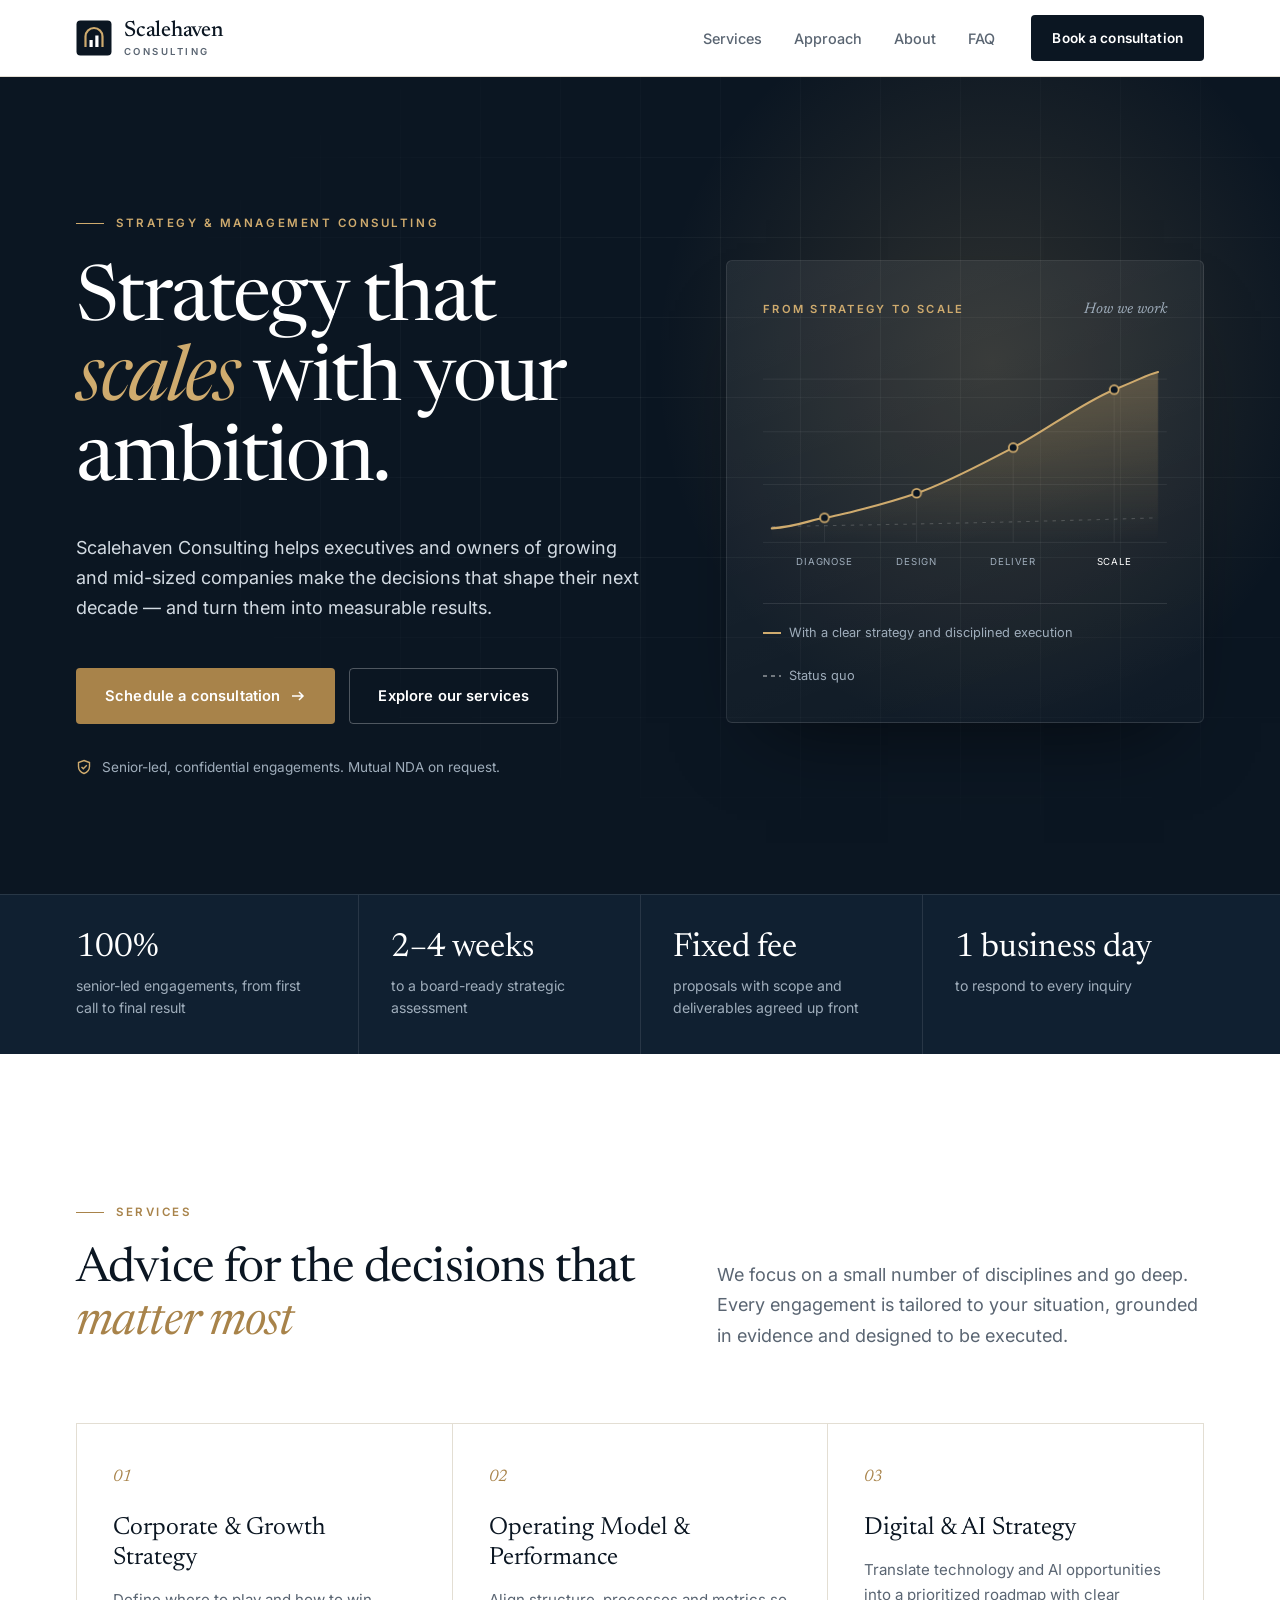
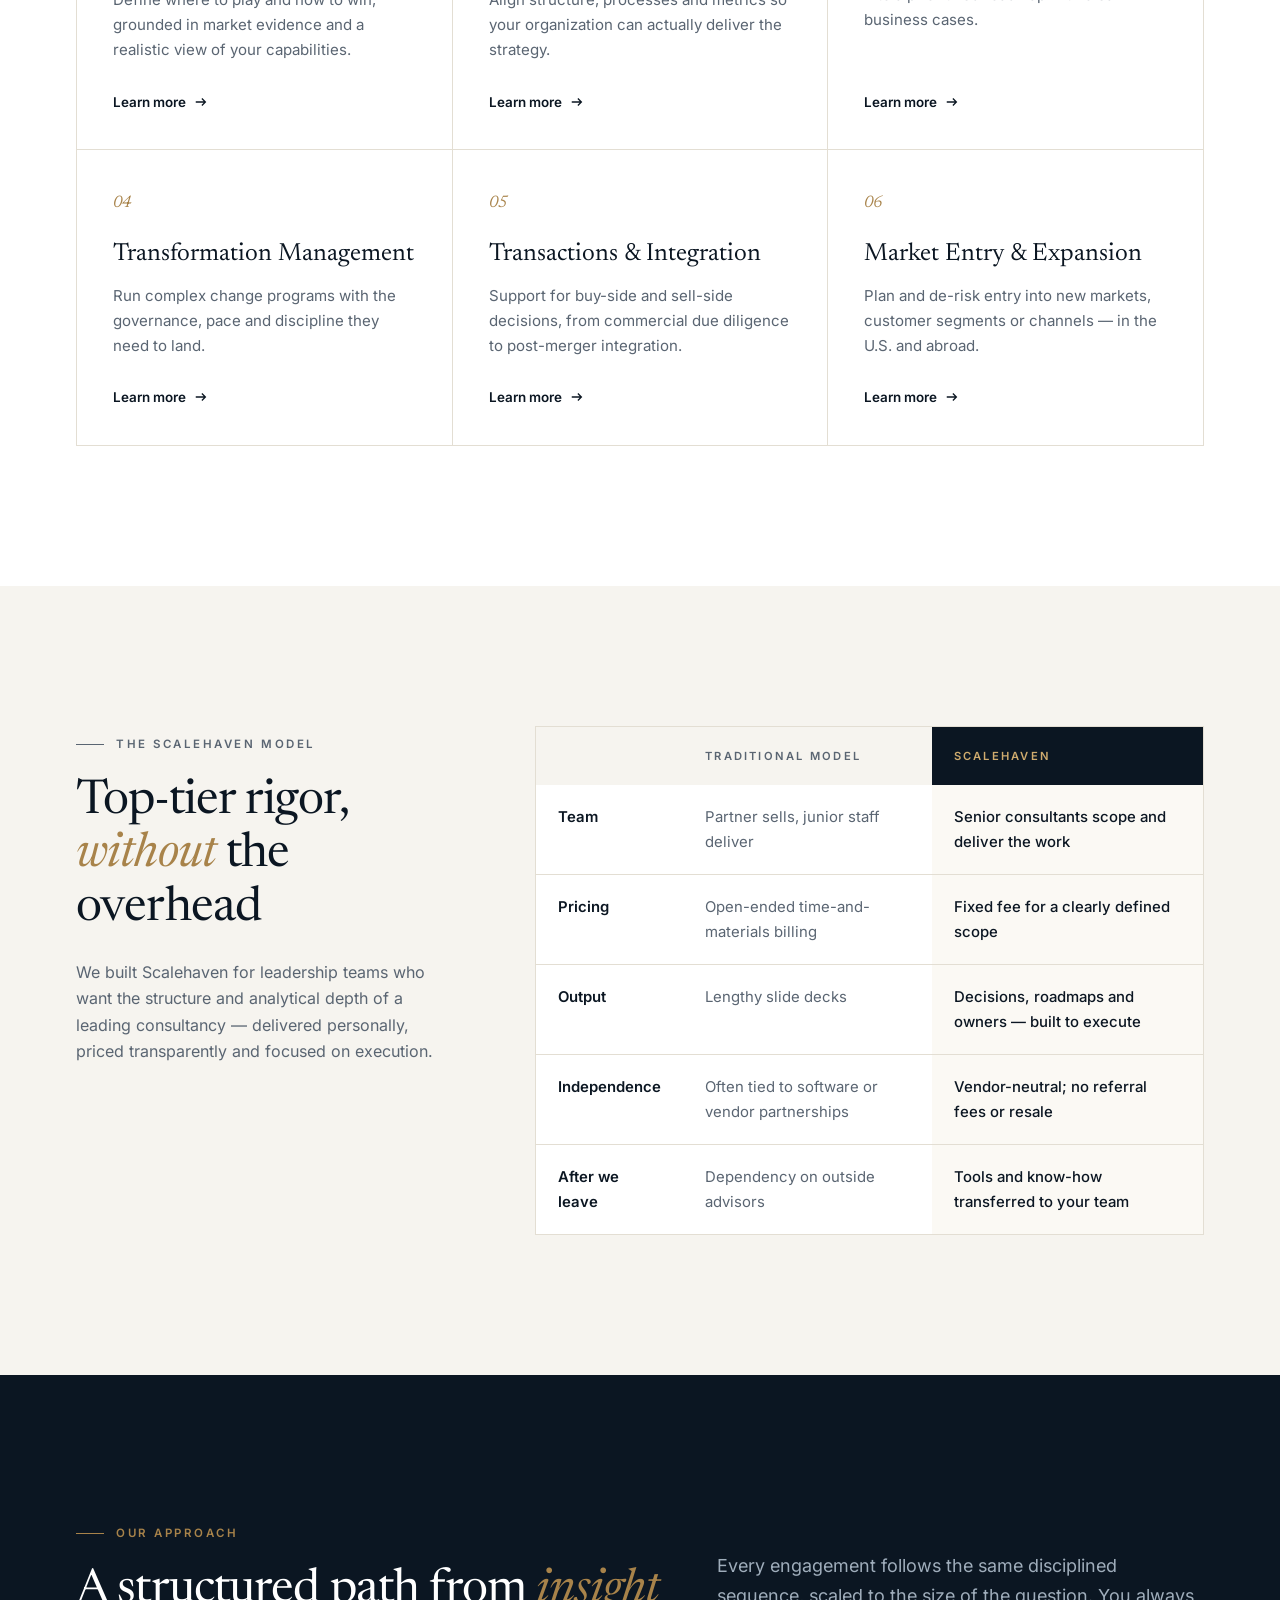
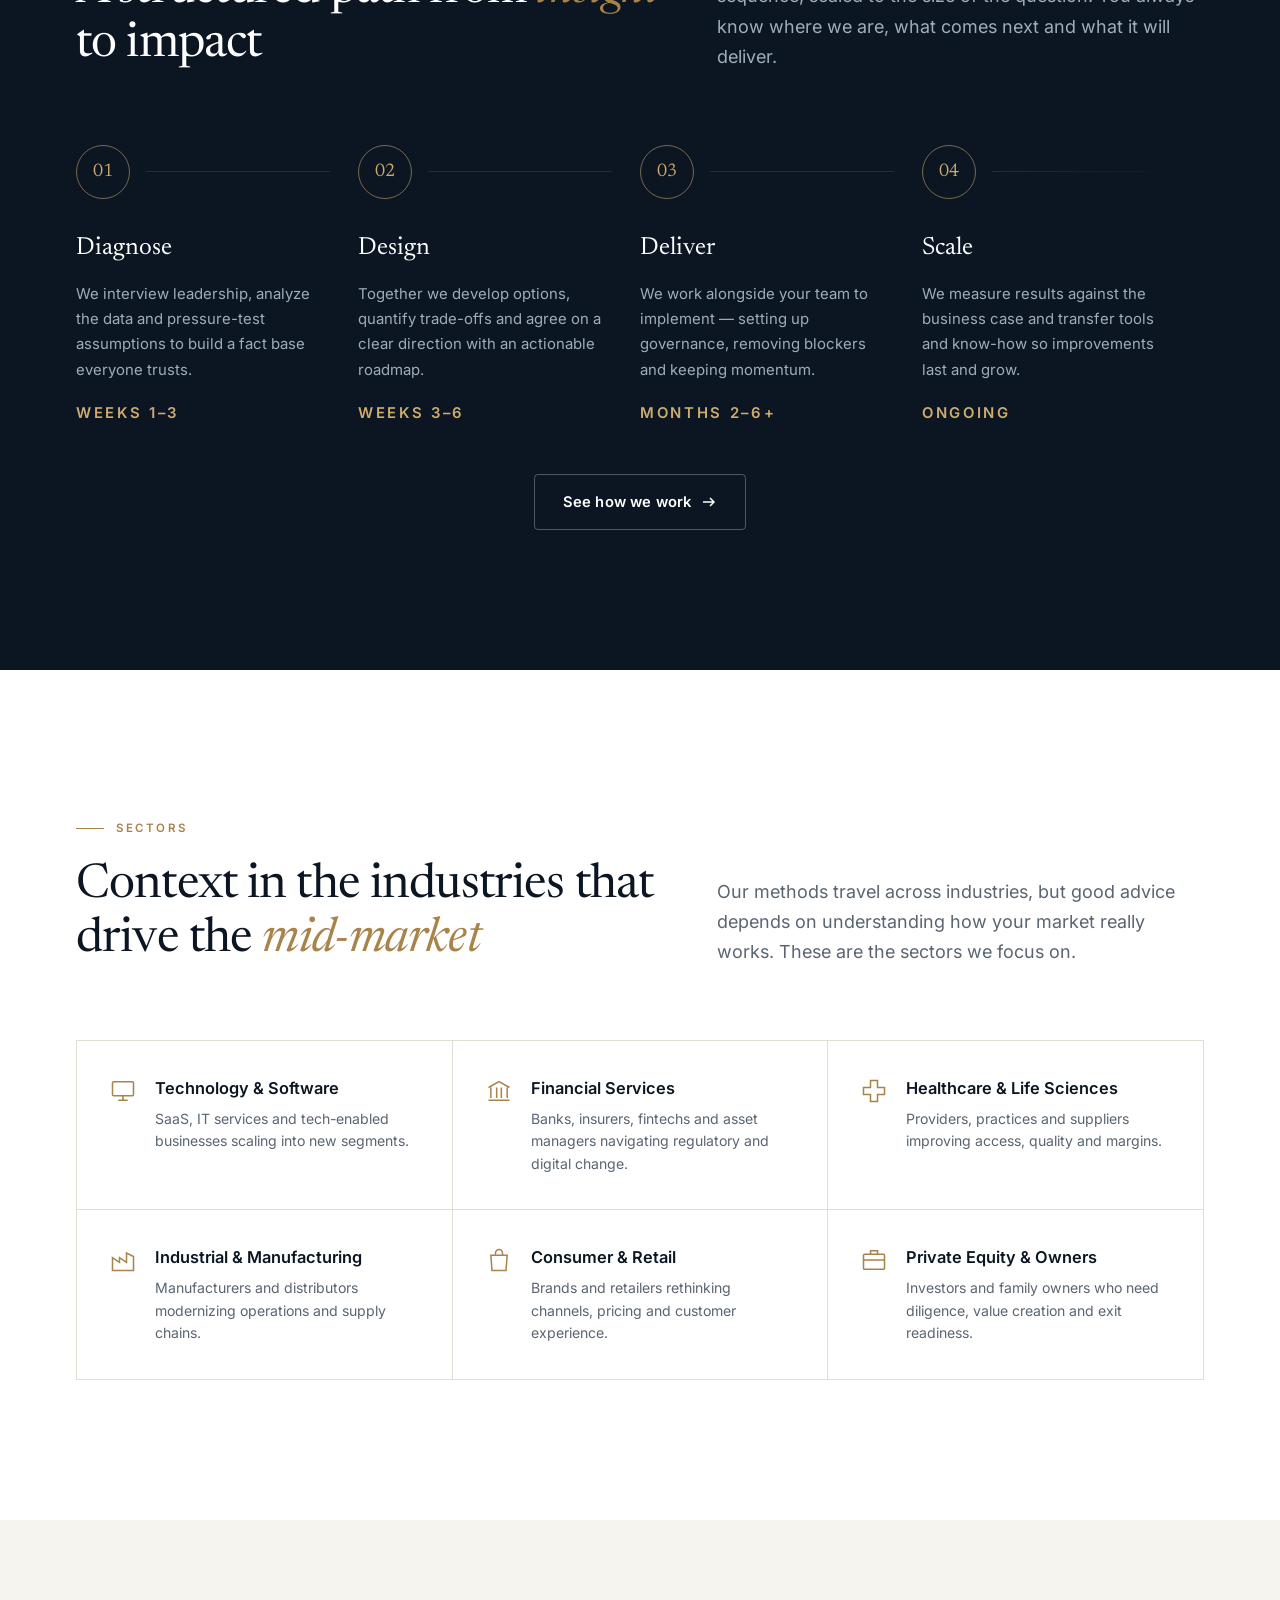
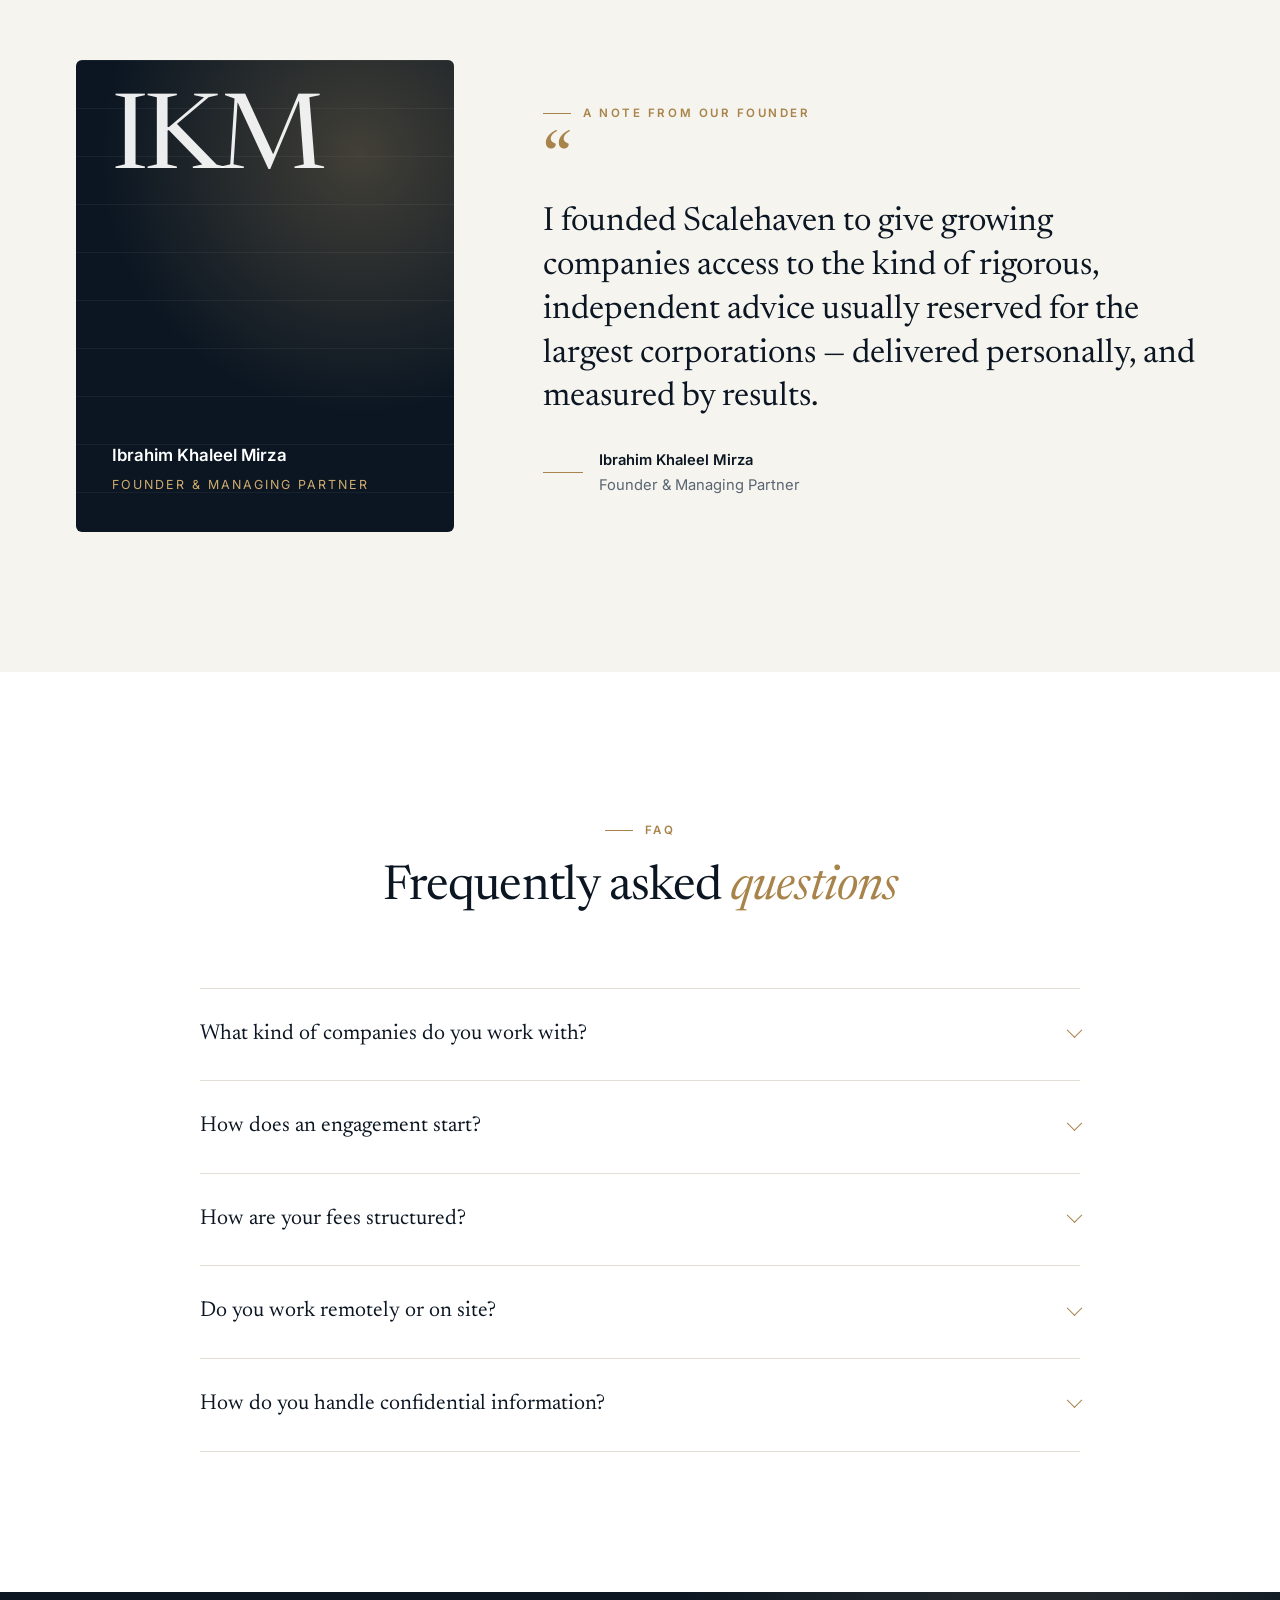
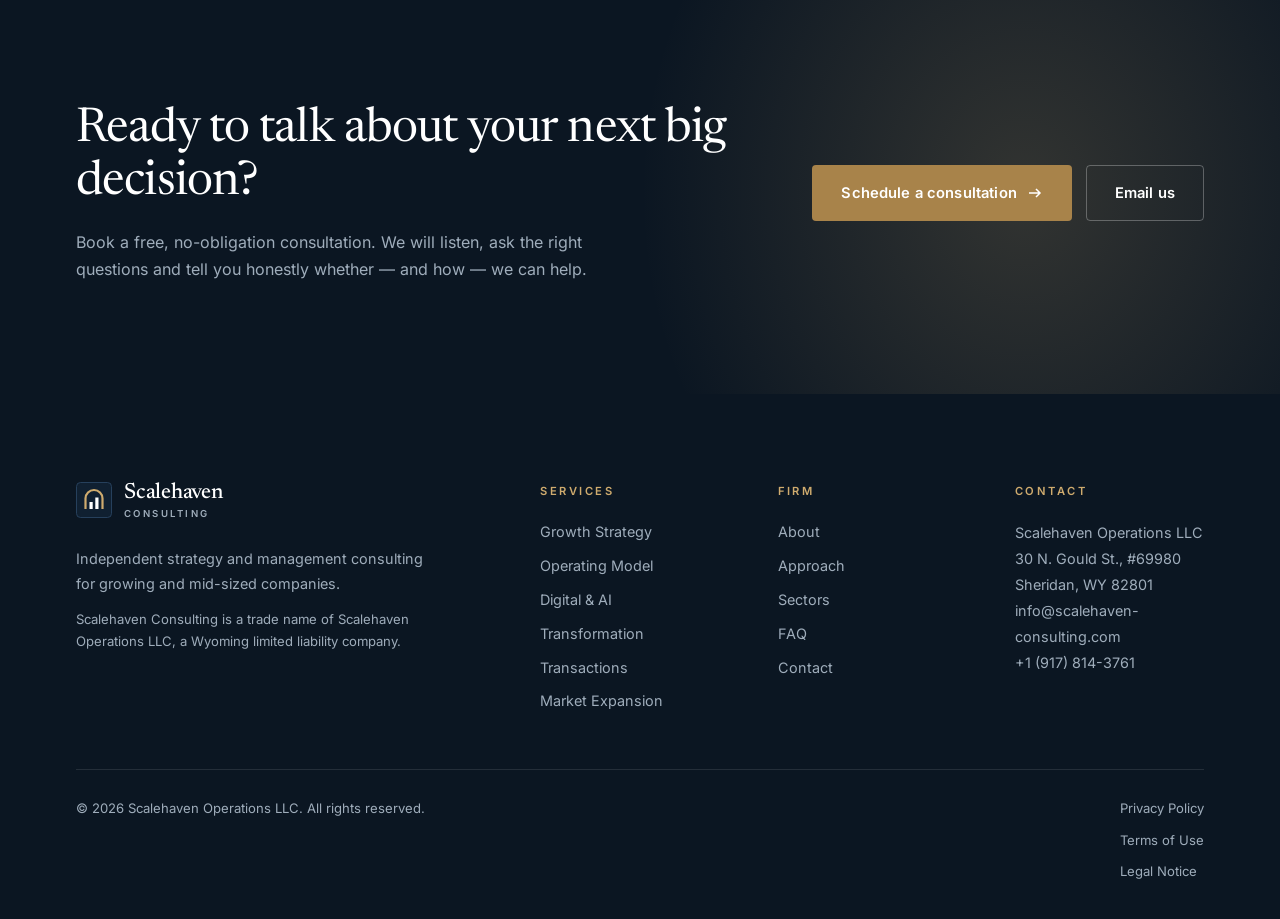
<file: index.html>
<!DOCTYPE html>
<html lang="en" class="no-js">
<head>
  <meta charset="utf-8">
  <meta name="viewport" content="width=device-width, initial-scale=1">
  <title>Scalehaven Consulting | Strategy &amp; Management Consulting</title>
  <meta name="description" content="Scalehaven Consulting is an independent strategy and management consulting firm helping growing and mid-sized companies with growth strategy, operating models, digital and AI strategy, transformation and transactions.">
  <link rel="canonical" href="https://www.scalehaven-consulting.com/">
  <meta property="og:type" content="website">
  <meta property="og:site_name" content="Scalehaven Consulting">
  <meta property="og:title" content="Scalehaven Consulting | Strategy &amp; Management Consulting">
  <meta property="og:description" content="Scalehaven Consulting is an independent strategy and management consulting firm helping growing and mid-sized companies with growth strategy, operating models, digital and AI strategy, transformation and transactions.">
  <meta property="og:url" content="https://www.scalehaven-consulting.com/">
  <meta property="og:image" content="https://www.scalehaven-consulting.com/assets/og-image.png">
  <meta property="og:image:width" content="1200">
  <meta property="og:image:height" content="630">
  <meta name="twitter:card" content="summary_large_image">
  <meta name="theme-color" content="#0b1622">
  <link rel="icon" href="/favicon.svg" type="image/svg+xml">
  <link rel="apple-touch-icon" href="/assets/apple-touch-icon.png">
  <link rel="preload" href="/assets/fonts/inter.woff2" as="font" type="font/woff2" crossorigin>
  <link rel="preload" href="/assets/fonts/newsreader.woff2" as="font" type="font/woff2" crossorigin>
  <link rel="stylesheet" href="/assets/css/styles.css">
  <script type="application/ld+json">
  {
    "@context": "https://schema.org",
    "@type": "ProfessionalService",
    "name": "Scalehaven Consulting",
    "legalName": "Scalehaven Operations LLC",
    "url": "https://www.scalehaven-consulting.com/",
    "logo": "https://www.scalehaven-consulting.com/assets/apple-touch-icon.png",
    "image": "https://www.scalehaven-consulting.com/assets/og-image.png",
    "email": "info@scalehaven-consulting.com",
    "telephone": "+19178143761",
    "founder": { "@type": "Person", "name": "Ibrahim Khaleel Mirza" },
    "address": {
      "@type": "PostalAddress",
      "streetAddress": "30 N. Gould St., #69980",
      "addressLocality": "Sheridan",
      "addressRegion": "WY",
      "postalCode": "82801",
      "addressCountry": "US"
    },
    "areaServed": "US",
    "description": "Independent strategy and management consulting for growing and mid-sized companies."
  }
  </script>
  <script src="/assets/js/main.js" defer></script>
</head>
<body>
<a class="skip-link" href="#main">Skip to content</a>

<header class="site-header">
  <div class="wrap header-inner">
    <a class="brand" href="/" aria-label="Scalehaven Consulting – Home"><svg class="brand-mark" viewBox="0 0 36 36" aria-hidden="true"><rect x="0.5" y="0.5" width="35" height="35" rx="4" fill="#0b1622"/><path d="M9.5 27V16.5a8.5 8.5 0 0 1 17 0V27" fill="none" stroke="#cfab6e" stroke-width="2.2"/><rect x="13.5" y="20" width="3.2" height="7" fill="#ffffff"/><rect x="19.3" y="15.5" width="3.2" height="11.5" fill="#ffffff"/></svg><span class="brand-name">Scalehaven<small>Consulting</small></span></a>
    <button class="nav-toggle" type="button" aria-expanded="false" aria-controls="site-nav" aria-label="Open menu"><span></span></button>
    <nav class="nav" id="site-nav" aria-label="Main">
      <ul class="nav-list">
        <li><a href="/services">Services</a></li>
        <li><a href="/approach">Approach</a></li>
        <li><a href="/about">About</a></li>
        <li><a href="/#faq">FAQ</a></li>
      </ul>
      <a class="btn btn-primary btn-sm" href="/contact">Book a consultation</a>
    </nav>
  </div>
</header>

<main id="main">

  <section class="hero" aria-labelledby="hero-title">
    <div class="wrap hero-inner">
      <div>
        <p class="eyebrow">Strategy &amp; Management Consulting</p>
        <h1 class="display" id="hero-title">Strategy that <em>scales</em> with your ambition.</h1>
        <p class="lead">Scalehaven Consulting helps executives and owners of growing and mid-sized companies make the decisions that shape their next decade&nbsp;&mdash; and turn them into measurable results.</p>
        <div class="hero-actions">
          <a class="btn btn-brass" href="/contact">Schedule a consultation <svg viewBox="0 0 16 16" fill="none" stroke="currentColor" stroke-width="1.5" aria-hidden="true"><path d="M2 8h11M9 4l4 4-4 4"/></svg></a>
          <a class="btn btn-ghost-light" href="/services">Explore our services</a>
        </div>
        <p class="hero-note"><svg viewBox="0 0 16 16" fill="none" stroke="currentColor" stroke-width="1.4" aria-hidden="true"><path d="M8 1.5l5.5 2v4c0 3.5-2.4 5.9-5.5 7-3.1-1.1-5.5-3.5-5.5-7v-4z"/><path d="M5.5 8l1.8 1.8L10.8 6.3"/></svg>Senior-led, confidential engagements. Mutual NDA on request.</p>
      </div>
      <figure class="chart-card">
        <div class="chart-head"><p>From strategy to scale</p><span>How we work</span></div>
          <svg class="chart" viewBox="0 0 460 270" role="img" aria-label="Illustration: a growth curve rising through four phases — diagnose, design, deliver, scale — above a flat status-quo line">
            <defs>
              <linearGradient id="chart-fill" x1="0" y1="0" x2="0" y2="1">
                <stop offset="0" stop-color="#cfab6e" stop-opacity="0.32"/>
                <stop offset="1" stop-color="#cfab6e" stop-opacity="0"/>
              </linearGradient>
            </defs>
            <g class="grid">
              <line x1="0" y1="40" x2="460" y2="40"/><line x1="0" y1="100" x2="460" y2="100"/><line x1="0" y1="160" x2="460" y2="160"/><line x1="0" y1="226" x2="460" y2="226"/>
              <line x1="70" y1="206" x2="70" y2="226"/><line x1="175" y1="178" x2="175" y2="226"/><line x1="285" y1="126" x2="285" y2="226"/><line x1="400" y1="60" x2="400" y2="226"/>
            </g>
            <path class="baseline" d="M10 208 C120 206 260 204 450 198"/>
            <path class="area" d="M10 210 C40 208 55 200 70 198 S140 182 175 170 S250 136 285 118 S365 66 400 52 S435 36 450 32 L450 226 L10 226 Z"/>
            <path class="line" d="M10 210 C40 208 55 200 70 198 S140 182 175 170 S250 136 285 118 S365 66 400 52 S435 36 450 32"/>
            <g>
              <circle class="dot" cx="70" cy="198" r="5"/><circle class="dot" cx="175" cy="170" r="5"/><circle class="dot" cx="285" cy="118" r="5"/><circle class="dot" cx="400" cy="52" r="5"/>
            </g>
            <text x="70" y="252" text-anchor="middle">Diagnose</text>
            <text x="175" y="252" text-anchor="middle">Design</text>
            <text x="285" y="252" text-anchor="middle">Deliver</text>
            <text x="400" y="252" text-anchor="middle" class="label-strong">Scale</text>
          </svg>
        <figcaption class="chart-legend"><span><i></i>With a clear strategy and disciplined execution</span><span><i class="dashed"></i>Status quo</span></figcaption>
      </figure>
    </div>
  </section>

  <section class="commit" aria-label="Our commitments">
    <div class="wrap commit-grid">
      <div class="commit-item"><strong>100%</strong><span>senior-led engagements, from first call to final result</span></div>
      <div class="commit-item"><strong>2&ndash;4 weeks</strong><span>to a board-ready strategic assessment</span></div>
      <div class="commit-item"><strong>Fixed fee</strong><span>proposals with scope and deliverables agreed up front</span></div>
      <div class="commit-item"><strong>1 business day</strong><span>to respond to every inquiry</span></div>
    </div>
  </section>

  <section class="section" id="services" aria-labelledby="services-title">
    <div class="wrap">
      <div class="section-head reveal">
        <div>
          <p class="eyebrow">Services</p>
          <h2 class="h2" id="services-title">Advice for the decisions that <em>matter most</em></h2>
        </div>
        <p class="lead">We focus on a small number of disciplines and go deep. Every engagement is tailored to your situation, grounded in evidence and designed to be executed.</p>
      </div>
      <div class="cards">
        <a class="card reveal" href="/services#strategy">
          <span class="card-num">01</span>
          <h3>Corporate &amp; Growth Strategy</h3>
          <p>Define where to play and how to win, grounded in market evidence and a realistic view of your capabilities.</p>
          <span class="card-more">Learn more <svg viewBox="0 0 16 16" fill="none" stroke="currentColor" stroke-width="1.5" aria-hidden="true"><path d="M2 8h11M9 4l4 4-4 4"/></svg></span>
        </a>
        <a class="card reveal" href="/services#operations">
          <span class="card-num">02</span>
          <h3>Operating Model &amp; Performance</h3>
          <p>Align structure, processes and metrics so your organization can actually deliver the strategy.</p>
          <span class="card-more">Learn more <svg viewBox="0 0 16 16" fill="none" stroke="currentColor" stroke-width="1.5" aria-hidden="true"><path d="M2 8h11M9 4l4 4-4 4"/></svg></span>
        </a>
        <a class="card reveal" href="/services#digital">
          <span class="card-num">03</span>
          <h3>Digital &amp; AI Strategy</h3>
          <p>Translate technology and AI opportunities into a prioritized roadmap with clear business cases.</p>
          <span class="card-more">Learn more <svg viewBox="0 0 16 16" fill="none" stroke="currentColor" stroke-width="1.5" aria-hidden="true"><path d="M2 8h11M9 4l4 4-4 4"/></svg></span>
        </a>
        <a class="card reveal" href="/services#transformation">
          <span class="card-num">04</span>
          <h3>Transformation Management</h3>
          <p>Run complex change programs with the governance, pace and discipline they need to land.</p>
          <span class="card-more">Learn more <svg viewBox="0 0 16 16" fill="none" stroke="currentColor" stroke-width="1.5" aria-hidden="true"><path d="M2 8h11M9 4l4 4-4 4"/></svg></span>
        </a>
        <a class="card reveal" href="/services#transactions">
          <span class="card-num">05</span>
          <h3>Transactions &amp; Integration</h3>
          <p>Support for buy-side and sell-side decisions, from commercial due diligence to post-merger integration.</p>
          <span class="card-more">Learn more <svg viewBox="0 0 16 16" fill="none" stroke="currentColor" stroke-width="1.5" aria-hidden="true"><path d="M2 8h11M9 4l4 4-4 4"/></svg></span>
        </a>
        <a class="card reveal" href="/services#expansion">
          <span class="card-num">06</span>
          <h3>Market Entry &amp; Expansion</h3>
          <p>Plan and de-risk entry into new markets, customer segments or channels&nbsp;&mdash; in the U.S. and abroad.</p>
          <span class="card-more">Learn more <svg viewBox="0 0 16 16" fill="none" stroke="currentColor" stroke-width="1.5" aria-hidden="true"><path d="M2 8h11M9 4l4 4-4 4"/></svg></span>
        </a>
      </div>
    </div>
  </section>

  <section class="section section-paper" aria-labelledby="model-title">
    <div class="wrap compare-wrap">
      <div class="reveal">
        <p class="eyebrow">The Scalehaven model</p>
        <h2 class="h2" id="model-title">Top-tier rigor, <em>without</em> the overhead</h2>
        <p>We built Scalehaven for leadership teams who want the structure and analytical depth of a leading consultancy&nbsp;&mdash; delivered personally, priced transparently and focused on execution.</p>
      </div>
      <div class="reveal">
        <table class="compare">
          <thead><tr><th scope="col"><span class="visually-hidden">Aspect</span></th><th scope="col">Traditional model</th><th scope="col">Scalehaven</th></tr></thead>
          <tbody>
            <tr><th scope="row">Team</th><td>Partner sells, junior staff deliver</td><td>Senior consultants scope and deliver the work</td></tr>
            <tr><th scope="row">Pricing</th><td>Open-ended time-and-materials billing</td><td>Fixed fee for a clearly defined scope</td></tr>
            <tr><th scope="row">Output</th><td>Lengthy slide decks</td><td>Decisions, roadmaps and owners&nbsp;&mdash; built to execute</td></tr>
            <tr><th scope="row">Independence</th><td>Often tied to software or vendor partnerships</td><td>Vendor-neutral; no referral fees or resale</td></tr>
            <tr><th scope="row">After we leave</th><td>Dependency on outside advisors</td><td>Tools and know-how transferred to your team</td></tr>
          </tbody>
        </table>
      </div>
    </div>
  </section>

  <section class="section section-ink" id="approach" aria-labelledby="approach-title">
    <div class="wrap">
      <div class="section-head reveal">
        <div>
          <p class="eyebrow">Our approach</p>
          <h2 class="h2" id="approach-title">A structured path from <em>insight</em> to impact</h2>
        </div>
        <p class="lead">Every engagement follows the same disciplined sequence, scaled to the size of the question. You always know where we are, what comes next and what it will deliver.</p>
      </div>
      <ol class="steps">
        <li class="step reveal">
          <div class="step-top"><span class="step-num">01</span><span class="step-line"></span></div>
          <h3>Diagnose</h3>
          <p>We interview leadership, analyze the data and pressure-test assumptions to build a fact base everyone trusts.</p>
          <p class="step-meta">Weeks 1&ndash;3</p>
        </li>
        <li class="step reveal">
          <div class="step-top"><span class="step-num">02</span><span class="step-line"></span></div>
          <h3>Design</h3>
          <p>Together we develop options, quantify trade-offs and agree on a clear direction with an actionable roadmap.</p>
          <p class="step-meta">Weeks 3&ndash;6</p>
        </li>
        <li class="step reveal">
          <div class="step-top"><span class="step-num">03</span><span class="step-line"></span></div>
          <h3>Deliver</h3>
          <p>We work alongside your team to implement&nbsp;&mdash; setting up governance, removing blockers and keeping momentum.</p>
          <p class="step-meta">Months 2&ndash;6+</p>
        </li>
        <li class="step reveal">
          <div class="step-top"><span class="step-num">04</span><span class="step-line"></span></div>
          <h3>Scale</h3>
          <p>We measure results against the business case and transfer tools and know-how so improvements last and grow.</p>
          <p class="step-meta">Ongoing</p>
        </li>
      </ol>
      <div class="section-foot reveal"><a class="btn btn-ghost-light" href="/approach">See how we work <svg viewBox="0 0 16 16" fill="none" stroke="currentColor" stroke-width="1.5" aria-hidden="true"><path d="M2 8h11M9 4l4 4-4 4"/></svg></a></div>
    </div>
  </section>

  <section class="section" id="sectors" aria-labelledby="sectors-title">
    <div class="wrap">
      <div class="section-head reveal">
        <div>
          <p class="eyebrow">Sectors</p>
          <h2 class="h2" id="sectors-title">Context in the industries that drive the <em>mid-market</em></h2>
        </div>
        <p class="lead">Our methods travel across industries, but good advice depends on understanding how your market really works. These are the sectors we focus on.</p>
      </div>
      <div class="sectors">
        <div class="sector reveal">
          <svg viewBox="0 0 24 24" fill="none" stroke="currentColor" stroke-width="1.3" aria-hidden="true"><rect x="3" y="4" width="18" height="12" rx="1"/><path d="M8 20h8M12 16v4"/></svg>
          <div><h3>Technology &amp; Software</h3><p>SaaS, IT services and tech-enabled businesses scaling into new segments.</p></div>
        </div>
        <div class="sector reveal">
          <svg viewBox="0 0 24 24" fill="none" stroke="currentColor" stroke-width="1.3" aria-hidden="true"><path d="M3 9l9-5 9 5M5 9v9M10 9v9M14 9v9M19 9v9M3 20h18"/></svg>
          <div><h3>Financial Services</h3><p>Banks, insurers, fintechs and asset managers navigating regulatory and digital change.</p></div>
        </div>
        <div class="sector reveal">
          <svg viewBox="0 0 24 24" fill="none" stroke="currentColor" stroke-width="1.3" aria-hidden="true"><path d="M9 3h6v6h6v6h-6v6H9v-6H3V9h6z"/></svg>
          <div><h3>Healthcare &amp; Life Sciences</h3><p>Providers, practices and suppliers improving access, quality and margins.</p></div>
        </div>
        <div class="sector reveal">
          <svg viewBox="0 0 24 24" fill="none" stroke="currentColor" stroke-width="1.3" aria-hidden="true"><path d="M3 21V10l6 4v-4l6 4V6l6 3v12z"/></svg>
          <div><h3>Industrial &amp; Manufacturing</h3><p>Manufacturers and distributors modernizing operations and supply chains.</p></div>
        </div>
        <div class="sector reveal">
          <svg viewBox="0 0 24 24" fill="none" stroke="currentColor" stroke-width="1.3" aria-hidden="true"><path d="M5 8h14l-1 13H6zM9 8V6a3 3 0 0 1 6 0v2"/></svg>
          <div><h3>Consumer &amp; Retail</h3><p>Brands and retailers rethinking channels, pricing and customer experience.</p></div>
        </div>
        <div class="sector reveal">
          <svg viewBox="0 0 24 24" fill="none" stroke="currentColor" stroke-width="1.3" aria-hidden="true"><rect x="3" y="7" width="18" height="13" rx="1"/><path d="M9 7V4h6v3M3 12h18"/></svg>
          <div><h3>Private Equity &amp; Owners</h3><p>Investors and family owners who need diligence, value creation and exit readiness.</p></div>
        </div>
      </div>
    </div>
  </section>

  <section class="section section-paper" aria-labelledby="founder-title">
    <div class="wrap founder">
      <div class="founder-card reveal" aria-hidden="true">
        <div class="founder-monogram">IKM</div>
        <p>Ibrahim Khaleel Mirza</p>
        <span class="founder-role">Founder &amp; Managing Partner</span>
      </div>
      <div class="reveal">
        <p class="eyebrow" id="founder-title">A note from our founder</p>
        <blockquote>I founded Scalehaven to give growing companies access to the kind of rigorous, independent advice usually reserved for the largest corporations&nbsp;&mdash; delivered personally, and measured by results.</blockquote>
        <p class="founder-sign"><span><strong>Ibrahim Khaleel Mirza</strong>Founder &amp; Managing Partner</span></p>
      </div>
    </div>
  </section>

  <section class="section" id="faq" aria-labelledby="faq-title">
    <div class="wrap">
      <div class="section-head-center reveal">
        <p class="eyebrow">FAQ</p>
        <h2 class="h2" id="faq-title">Frequently asked <em>questions</em></h2>
      </div>
      <div class="faq reveal">
        <details>
          <summary>What kind of companies do you work with?</summary>
          <p>We focus on growing and mid-sized companies&nbsp;&mdash; typically privately held, family-owned or investor-backed businesses, as well as business units of larger corporations. If your situation is different, we are still happy to talk.</p>
        </details>
        <details>
          <summary>How does an engagement start?</summary>
          <p>With a free, no-obligation consultation of 30&ndash;45 minutes. If there is a fit, we send a written proposal with scope, deliverables, timeline and fees, usually within a few business days.</p>
        </details>
        <details>
          <summary>How are your fees structured?</summary>
          <p>Most projects are quoted as a fixed fee for a clearly defined scope, so there are no surprises. Advisory work is billed as a monthly retainer. We will recommend the model that best fits your situation.</p>
        </details>
        <details>
          <summary>Do you work remotely or on site?</summary>
          <p>Both. We combine efficient remote collaboration with on-site workshops and leadership sessions wherever being in the room makes a difference.</p>
        </details>
        <details>
          <summary>How do you handle confidential information?</summary>
          <p>Confidentiality is standard in every engagement. We are happy to sign a mutual NDA before any sensitive information is shared, and we use client information only for the purposes of the engagement.</p>
        </details>
      </div>
    </div>
  </section>

  <section class="cta" aria-labelledby="cta-title">
    <div class="wrap cta-inner reveal">
      <div>
        <h2 class="h2" id="cta-title">Ready to talk about your next big decision?</h2>
        <p>Book a free, no-obligation consultation. We will listen, ask the right questions and tell you honestly whether&nbsp;&mdash; and how&nbsp;&mdash; we can help.</p>
      </div>
      <div class="cta-actions">
        <a class="btn btn-brass" href="/contact">Schedule a consultation <svg viewBox="0 0 16 16" fill="none" stroke="currentColor" stroke-width="1.5" aria-hidden="true"><path d="M2 8h11M9 4l4 4-4 4"/></svg></a>
        <a class="btn btn-ghost-light" href="mailto:info@scalehaven-consulting.com">Email us</a>
      </div>
    </div>
  </section>

</main>

<footer class="footer">
  <div class="wrap">
    <div class="footer-grid">
      <div class="footer-about">
        <a class="brand" href="/" aria-label="Scalehaven Consulting – Home"><svg class="brand-mark" viewBox="0 0 36 36" aria-hidden="true"><rect x="0.5" y="0.5" width="35" height="35" rx="4" fill="#102031" stroke="#26405c"/><path d="M9.5 27V16.5a8.5 8.5 0 0 1 17 0V27" fill="none" stroke="#cfab6e" stroke-width="2.2"/><rect x="13.5" y="20" width="3.2" height="7" fill="#ffffff"/><rect x="19.3" y="15.5" width="3.2" height="11.5" fill="#ffffff"/></svg><span class="brand-name">Scalehaven<small>Consulting</small></span></a>
        <p>Independent strategy and management consulting for growing and mid-sized companies.</p>
        <p>Scalehaven Consulting is a trade name of Scalehaven Operations LLC, a Wyoming limited liability company.</p>
      </div>
      <div>
        <h2>Services</h2>
        <ul>
          <li><a href="/services#strategy">Growth Strategy</a></li>
          <li><a href="/services#operations">Operating Model</a></li>
          <li><a href="/services#digital">Digital &amp; AI</a></li>
          <li><a href="/services#transformation">Transformation</a></li>
          <li><a href="/services#transactions">Transactions</a></li>
          <li><a href="/services#expansion">Market Expansion</a></li>
        </ul>
      </div>
      <div>
        <h2>Firm</h2>
        <ul>
          <li><a href="/about">About</a></li>
          <li><a href="/approach">Approach</a></li>
          <li><a href="/#sectors">Sectors</a></li>
          <li><a href="/#faq">FAQ</a></li>
          <li><a href="/contact">Contact</a></li>
        </ul>
      </div>
      <div>
        <h2>Contact</h2>
        <address>
          Scalehaven Operations LLC<br>
          30 N. Gould St., #69980<br>
          Sheridan, WY 82801<br>
          <a href="mailto:info@scalehaven-consulting.com">info@scalehaven-consulting.com</a><br>
          <a href="tel:+19178143761">+1 (917) 814-3761</a>
        </address>
      </div>
    </div>
    <div class="footer-bottom">
      <p>&copy; <span data-year>2026</span> Scalehaven Operations LLC. All rights reserved.</p>
      <ul class="footer-legal">
        <li><a href="/privacy">Privacy Policy</a></li>
        <li><a href="/terms">Terms of Use</a></li>
        <li><a href="/legal-notice">Legal Notice</a></li>
      </ul>
    </div>
  </div>
</footer>
</body>
</html>
</file>
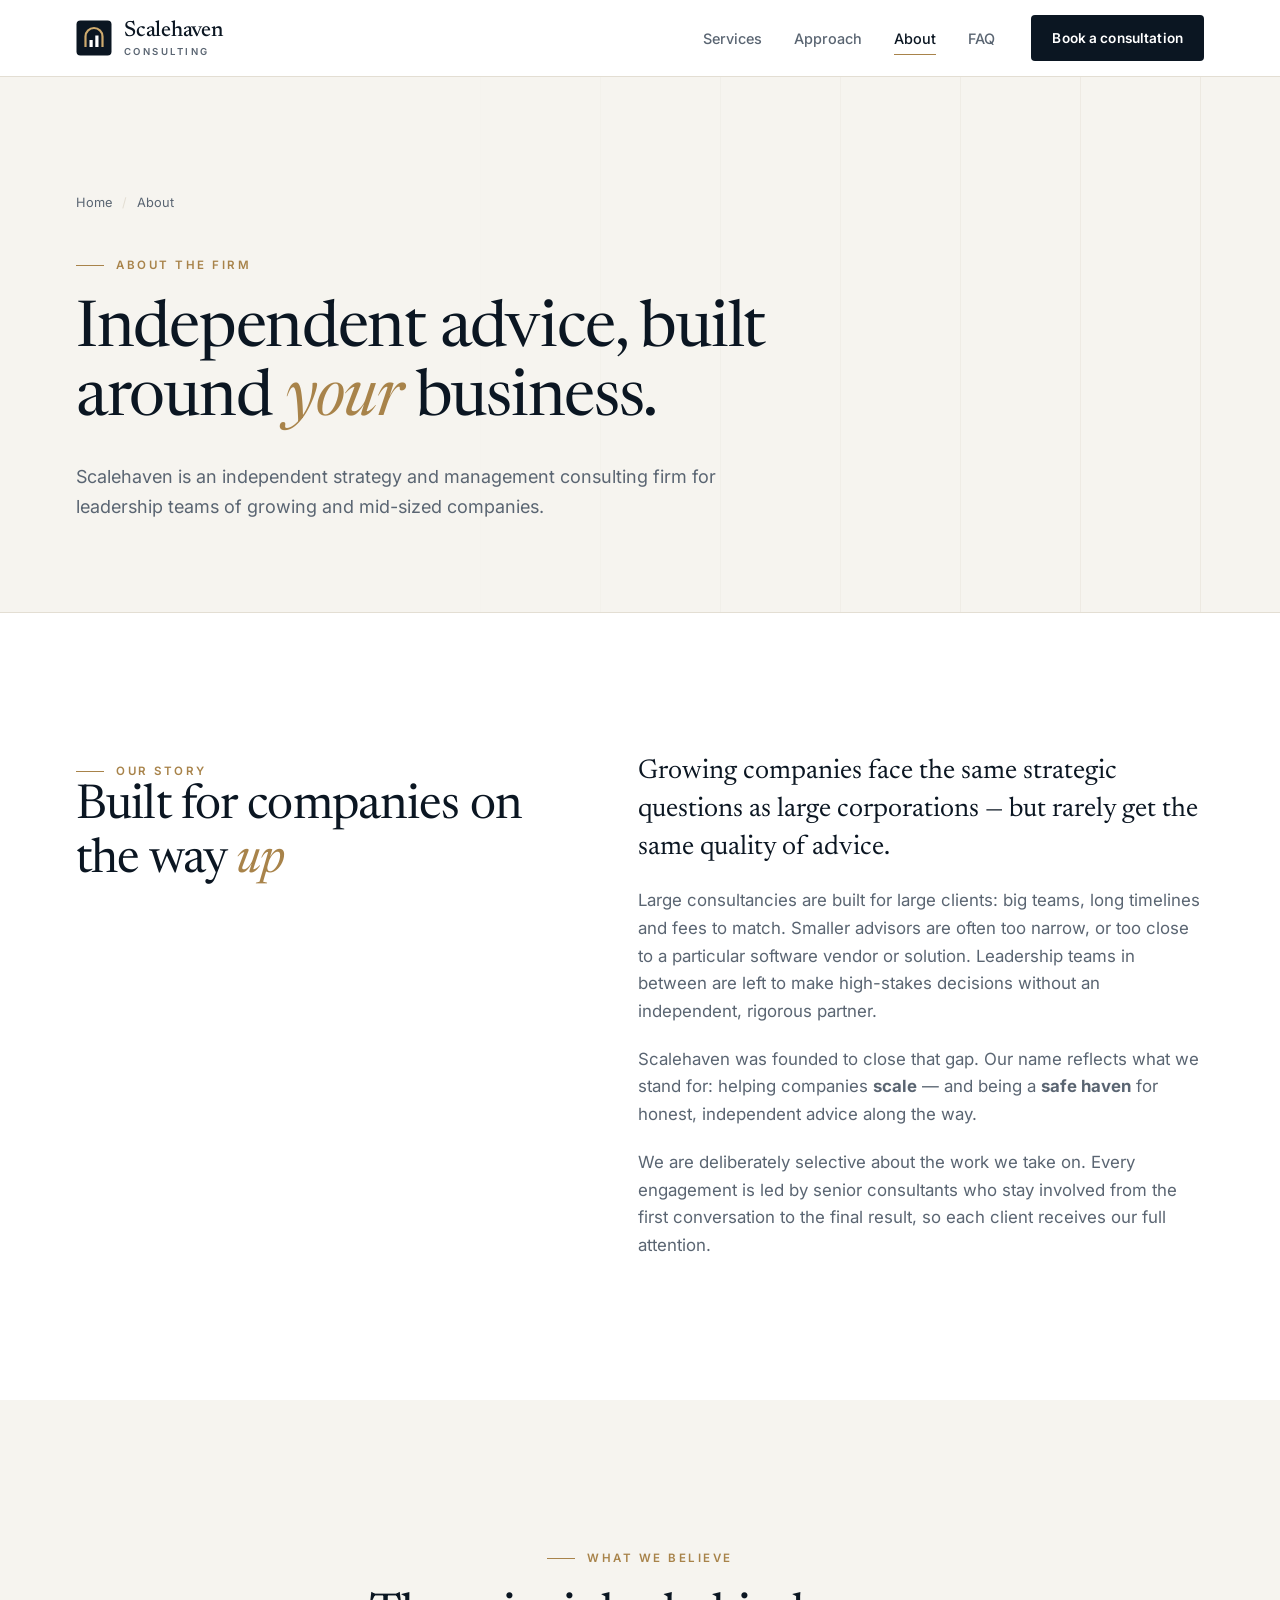
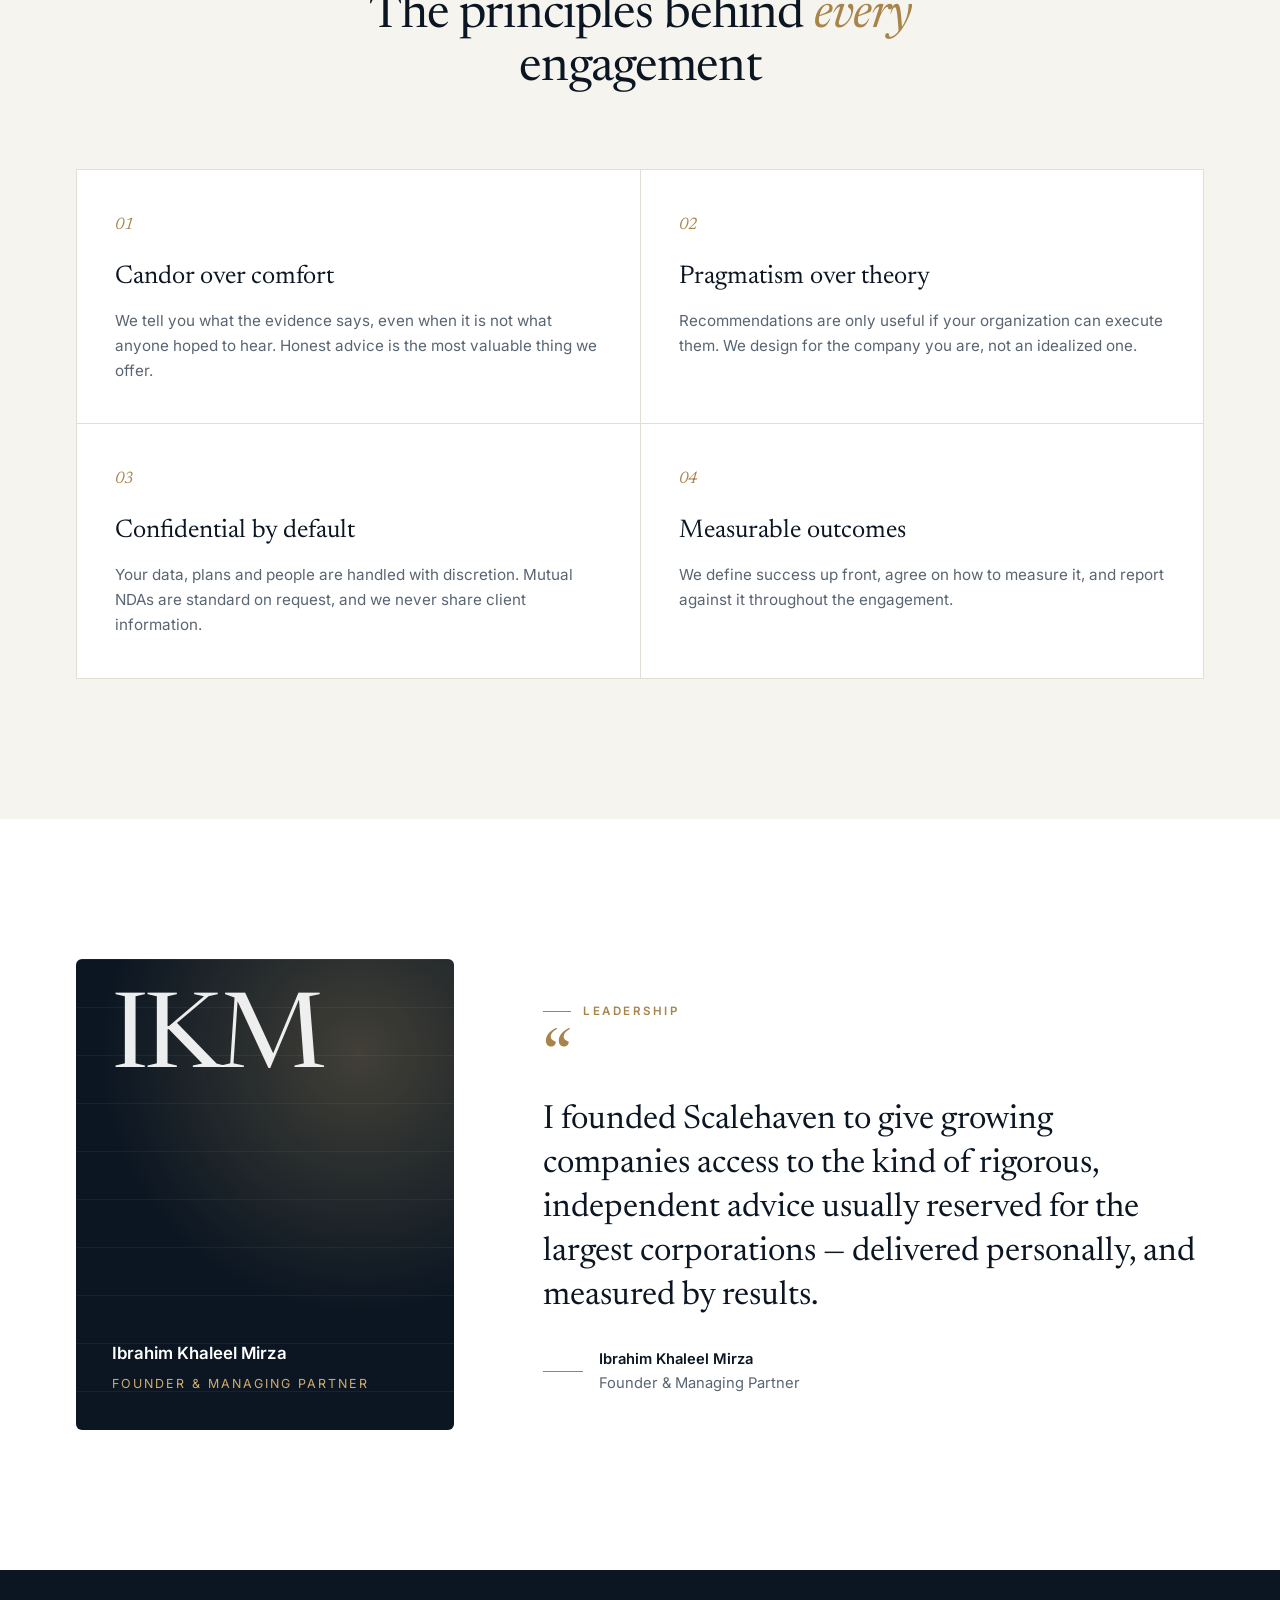
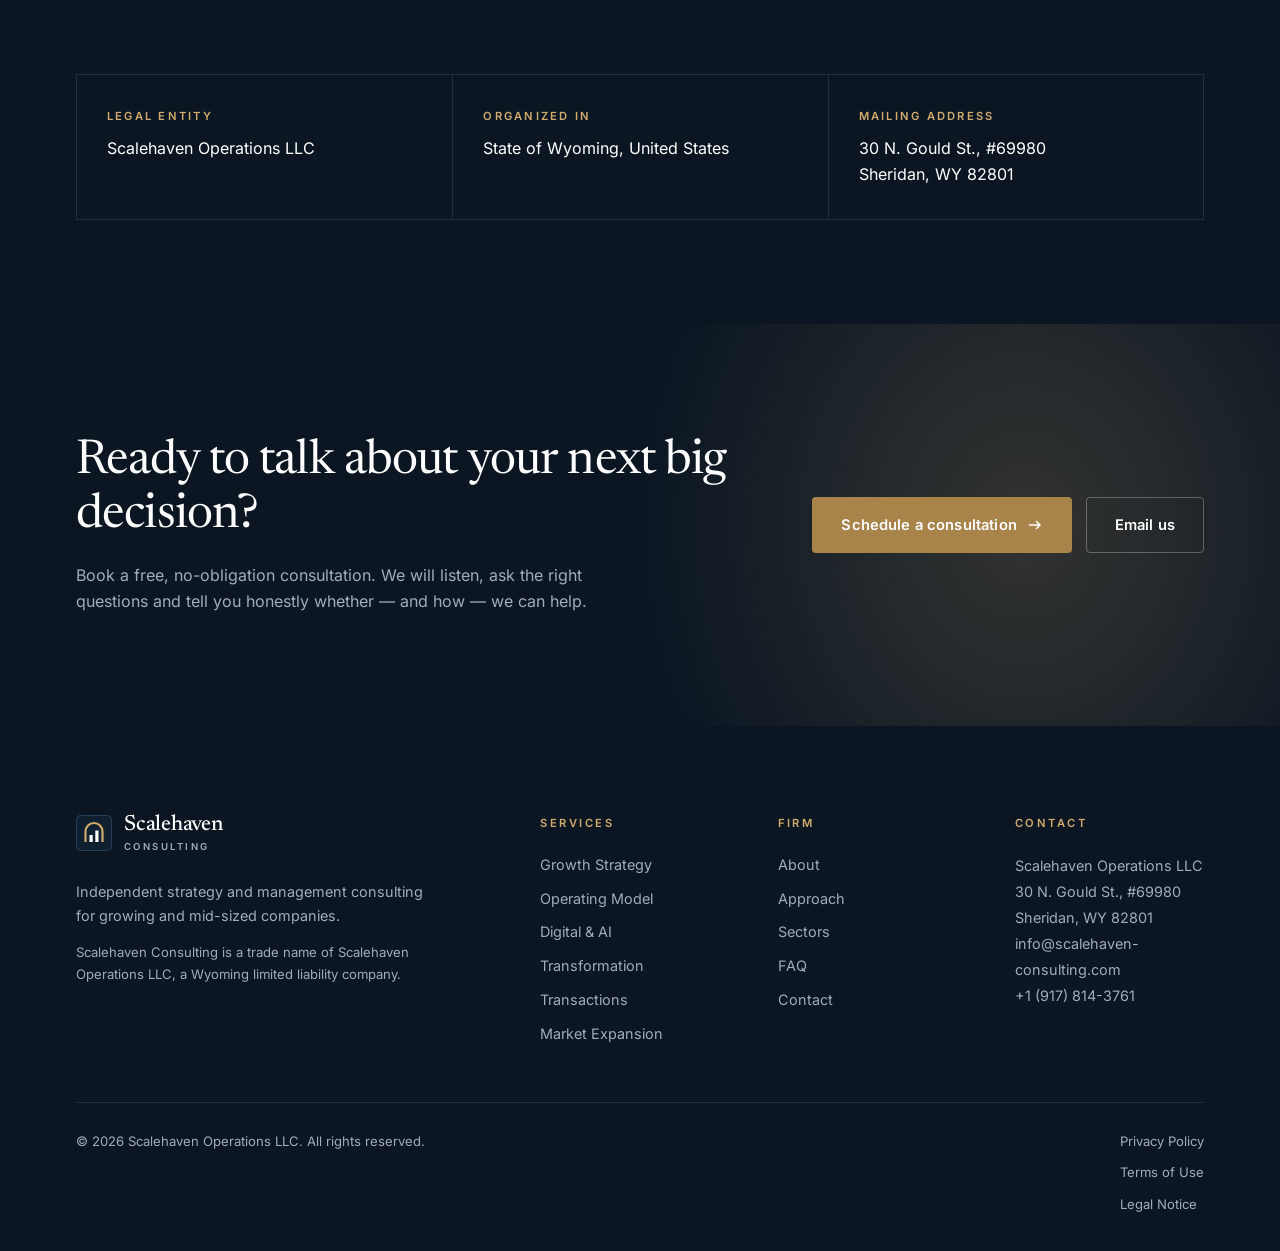
<file: about.html>
<!DOCTYPE html>
<html lang="en" class="no-js">
<head>
  <meta charset="utf-8">
  <meta name="viewport" content="width=device-width, initial-scale=1">
  <title>About | Scalehaven Consulting</title>
  <meta name="description" content="About Scalehaven Consulting: an independent, senior-led strategy and management consulting firm for growing and mid-sized companies.">
  <link rel="canonical" href="https://www.scalehaven-consulting.com/about">
  <meta property="og:type" content="website">
  <meta property="og:site_name" content="Scalehaven Consulting">
  <meta property="og:title" content="About | Scalehaven Consulting">
  <meta property="og:description" content="About Scalehaven Consulting: an independent, senior-led strategy and management consulting firm for growing and mid-sized companies.">
  <meta property="og:url" content="https://www.scalehaven-consulting.com/about">
  <meta property="og:image" content="https://www.scalehaven-consulting.com/assets/og-image.png">
  <meta property="og:image:width" content="1200">
  <meta property="og:image:height" content="630">
  <meta name="twitter:card" content="summary_large_image">
  <meta name="theme-color" content="#0b1622">
  <link rel="icon" href="/favicon.svg" type="image/svg+xml">
  <link rel="apple-touch-icon" href="/assets/apple-touch-icon.png">
  <link rel="preload" href="/assets/fonts/inter.woff2" as="font" type="font/woff2" crossorigin>
  <link rel="preload" href="/assets/fonts/newsreader.woff2" as="font" type="font/woff2" crossorigin>
  <link rel="stylesheet" href="/assets/css/styles.css">
  <script src="/assets/js/main.js" defer></script>
</head>
<body>
<a class="skip-link" href="#main">Skip to content</a>

<header class="site-header">
  <div class="wrap header-inner">
    <a class="brand" href="/" aria-label="Scalehaven Consulting – Home"><svg class="brand-mark" viewBox="0 0 36 36" aria-hidden="true"><rect x="0.5" y="0.5" width="35" height="35" rx="4" fill="#0b1622"/><path d="M9.5 27V16.5a8.5 8.5 0 0 1 17 0V27" fill="none" stroke="#cfab6e" stroke-width="2.2"/><rect x="13.5" y="20" width="3.2" height="7" fill="#ffffff"/><rect x="19.3" y="15.5" width="3.2" height="11.5" fill="#ffffff"/></svg><span class="brand-name">Scalehaven<small>Consulting</small></span></a>
    <button class="nav-toggle" type="button" aria-expanded="false" aria-controls="site-nav" aria-label="Open menu"><span></span></button>
    <nav class="nav" id="site-nav" aria-label="Main">
      <ul class="nav-list">
        <li><a href="/services">Services</a></li>
        <li><a href="/approach">Approach</a></li>
        <li><a href="/about" aria-current="page">About</a></li>
        <li><a href="/#faq">FAQ</a></li>
      </ul>
      <a class="btn btn-primary btn-sm" href="/contact">Book a consultation</a>
    </nav>
  </div>
</header>

<main id="main">
  <section class="page-hero">
    <div class="wrap">
      <div class="page-hero-inner">
        <ol class="crumbs" aria-label="Breadcrumb"><li><a href="/">Home</a></li><li aria-current="page">About</li></ol>
        <p class="eyebrow">About the firm</p>
        <h1 class="h1">Independent advice, built around <em>your</em> business.</h1>
        <p class="lead">Scalehaven is an independent strategy and management consulting firm for leadership teams of growing and mid-sized companies.</p>
      </div>
    </div>
  </section>

  <section class="section" aria-labelledby="story-title">
    <div class="wrap story">
      <div class="reveal">
        <p class="eyebrow">Our story</p>
        <h2 class="h2" id="story-title">Built for companies on the way <em>up</em></h2>
      </div>
      <div class="story-body reveal">
        <p>Growing companies face the same strategic questions as large corporations&nbsp;&mdash; but rarely get the same quality of advice.</p>
        <p>Large consultancies are built for large clients: big teams, long timelines and fees to match. Smaller advisors are often too narrow, or too close to a particular software vendor or solution. Leadership teams in between are left to make high-stakes decisions without an independent, rigorous partner.</p>
        <p>Scalehaven was founded to close that gap. Our name reflects what we stand for: helping companies <strong>scale</strong>&nbsp;&mdash; and being a <strong>safe haven</strong> for honest, independent advice along the way.</p>
        <p>We are deliberately selective about the work we take on. Every engagement is led by senior consultants who stay involved from the first conversation to the final result, so each client receives our full attention.</p>
      </div>
    </div>
  </section>

  <section class="section section-paper" aria-labelledby="values-title">
    <div class="wrap">
      <div class="section-head-center reveal">
        <p class="eyebrow">What we believe</p>
        <h2 class="h2" id="values-title">The principles behind <em>every</em> engagement</h2>
      </div>
      <div class="values">
        <div class="value reveal"><span>01</span><h3>Candor over comfort</h3><p>We tell you what the evidence says, even when it is not what anyone hoped to hear. Honest advice is the most valuable thing we offer.</p></div>
        <div class="value reveal"><span>02</span><h3>Pragmatism over theory</h3><p>Recommendations are only useful if your organization can execute them. We design for the company you are, not an idealized one.</p></div>
        <div class="value reveal"><span>03</span><h3>Confidential by default</h3><p>Your data, plans and people are handled with discretion. Mutual NDAs are standard on request, and we never share client information.</p></div>
        <div class="value reveal"><span>04</span><h3>Measurable outcomes</h3><p>We define success up front, agree on how to measure it, and report against it throughout the engagement.</p></div>
      </div>
    </div>
  </section>

  <section class="section" aria-labelledby="founder-title">
    <div class="wrap founder">
      <div class="founder-card reveal" aria-hidden="true">
        <div class="founder-monogram">IKM</div>
        <p>Ibrahim Khaleel Mirza</p>
        <span class="founder-role">Founder &amp; Managing Partner</span>
      </div>
      <div class="reveal">
        <p class="eyebrow" id="founder-title">Leadership</p>
        <blockquote>I founded Scalehaven to give growing companies access to the kind of rigorous, independent advice usually reserved for the largest corporations&nbsp;&mdash; delivered personally, and measured by results.</blockquote>
        <p class="founder-sign"><span><strong>Ibrahim Khaleel Mirza</strong>Founder &amp; Managing Partner</span></p>
      </div>
    </div>
  </section>

  <section class="section-tight section-ink" aria-label="Company information">
    <div class="wrap">
      <dl class="facts reveal">
        <div class="fact"><dt>Legal entity</dt><dd>Scalehaven Operations LLC</dd></div>
        <div class="fact"><dt>Organized in</dt><dd>State of Wyoming, United States</dd></div>
        <div class="fact"><dt>Mailing address</dt><dd>30 N. Gould St., #69980<br>Sheridan, WY 82801</dd></div>
      </dl>
    </div>
  </section>

  <section class="cta" aria-labelledby="cta-title">
    <div class="wrap cta-inner reveal">
      <div>
        <h2 class="h2" id="cta-title">Ready to talk about your next big decision?</h2>
        <p>Book a free, no-obligation consultation. We will listen, ask the right questions and tell you honestly whether&nbsp;&mdash; and how&nbsp;&mdash; we can help.</p>
      </div>
      <div class="cta-actions">
        <a class="btn btn-brass" href="/contact">Schedule a consultation <svg viewBox="0 0 16 16" fill="none" stroke="currentColor" stroke-width="1.5" aria-hidden="true"><path d="M2 8h11M9 4l4 4-4 4"/></svg></a>
        <a class="btn btn-ghost-light" href="mailto:info@scalehaven-consulting.com">Email us</a>
      </div>
    </div>
  </section>

</main>

<footer class="footer">
  <div class="wrap">
    <div class="footer-grid">
      <div class="footer-about">
        <a class="brand" href="/" aria-label="Scalehaven Consulting – Home"><svg class="brand-mark" viewBox="0 0 36 36" aria-hidden="true"><rect x="0.5" y="0.5" width="35" height="35" rx="4" fill="#102031" stroke="#26405c"/><path d="M9.5 27V16.5a8.5 8.5 0 0 1 17 0V27" fill="none" stroke="#cfab6e" stroke-width="2.2"/><rect x="13.5" y="20" width="3.2" height="7" fill="#ffffff"/><rect x="19.3" y="15.5" width="3.2" height="11.5" fill="#ffffff"/></svg><span class="brand-name">Scalehaven<small>Consulting</small></span></a>
        <p>Independent strategy and management consulting for growing and mid-sized companies.</p>
        <p>Scalehaven Consulting is a trade name of Scalehaven Operations LLC, a Wyoming limited liability company.</p>
      </div>
      <div>
        <h2>Services</h2>
        <ul>
          <li><a href="/services#strategy">Growth Strategy</a></li>
          <li><a href="/services#operations">Operating Model</a></li>
          <li><a href="/services#digital">Digital &amp; AI</a></li>
          <li><a href="/services#transformation">Transformation</a></li>
          <li><a href="/services#transactions">Transactions</a></li>
          <li><a href="/services#expansion">Market Expansion</a></li>
        </ul>
      </div>
      <div>
        <h2>Firm</h2>
        <ul>
          <li><a href="/about">About</a></li>
          <li><a href="/approach">Approach</a></li>
          <li><a href="/#sectors">Sectors</a></li>
          <li><a href="/#faq">FAQ</a></li>
          <li><a href="/contact">Contact</a></li>
        </ul>
      </div>
      <div>
        <h2>Contact</h2>
        <address>
          Scalehaven Operations LLC<br>
          30 N. Gould St., #69980<br>
          Sheridan, WY 82801<br>
          <a href="mailto:info@scalehaven-consulting.com">info@scalehaven-consulting.com</a><br>
          <a href="tel:+19178143761">+1 (917) 814-3761</a>
        </address>
      </div>
    </div>
    <div class="footer-bottom">
      <p>&copy; <span data-year>2026</span> Scalehaven Operations LLC. All rights reserved.</p>
      <ul class="footer-legal">
        <li><a href="/privacy">Privacy Policy</a></li>
        <li><a href="/terms">Terms of Use</a></li>
        <li><a href="/legal-notice">Legal Notice</a></li>
      </ul>
    </div>
  </div>
</footer>
</body>
</html>
</file>
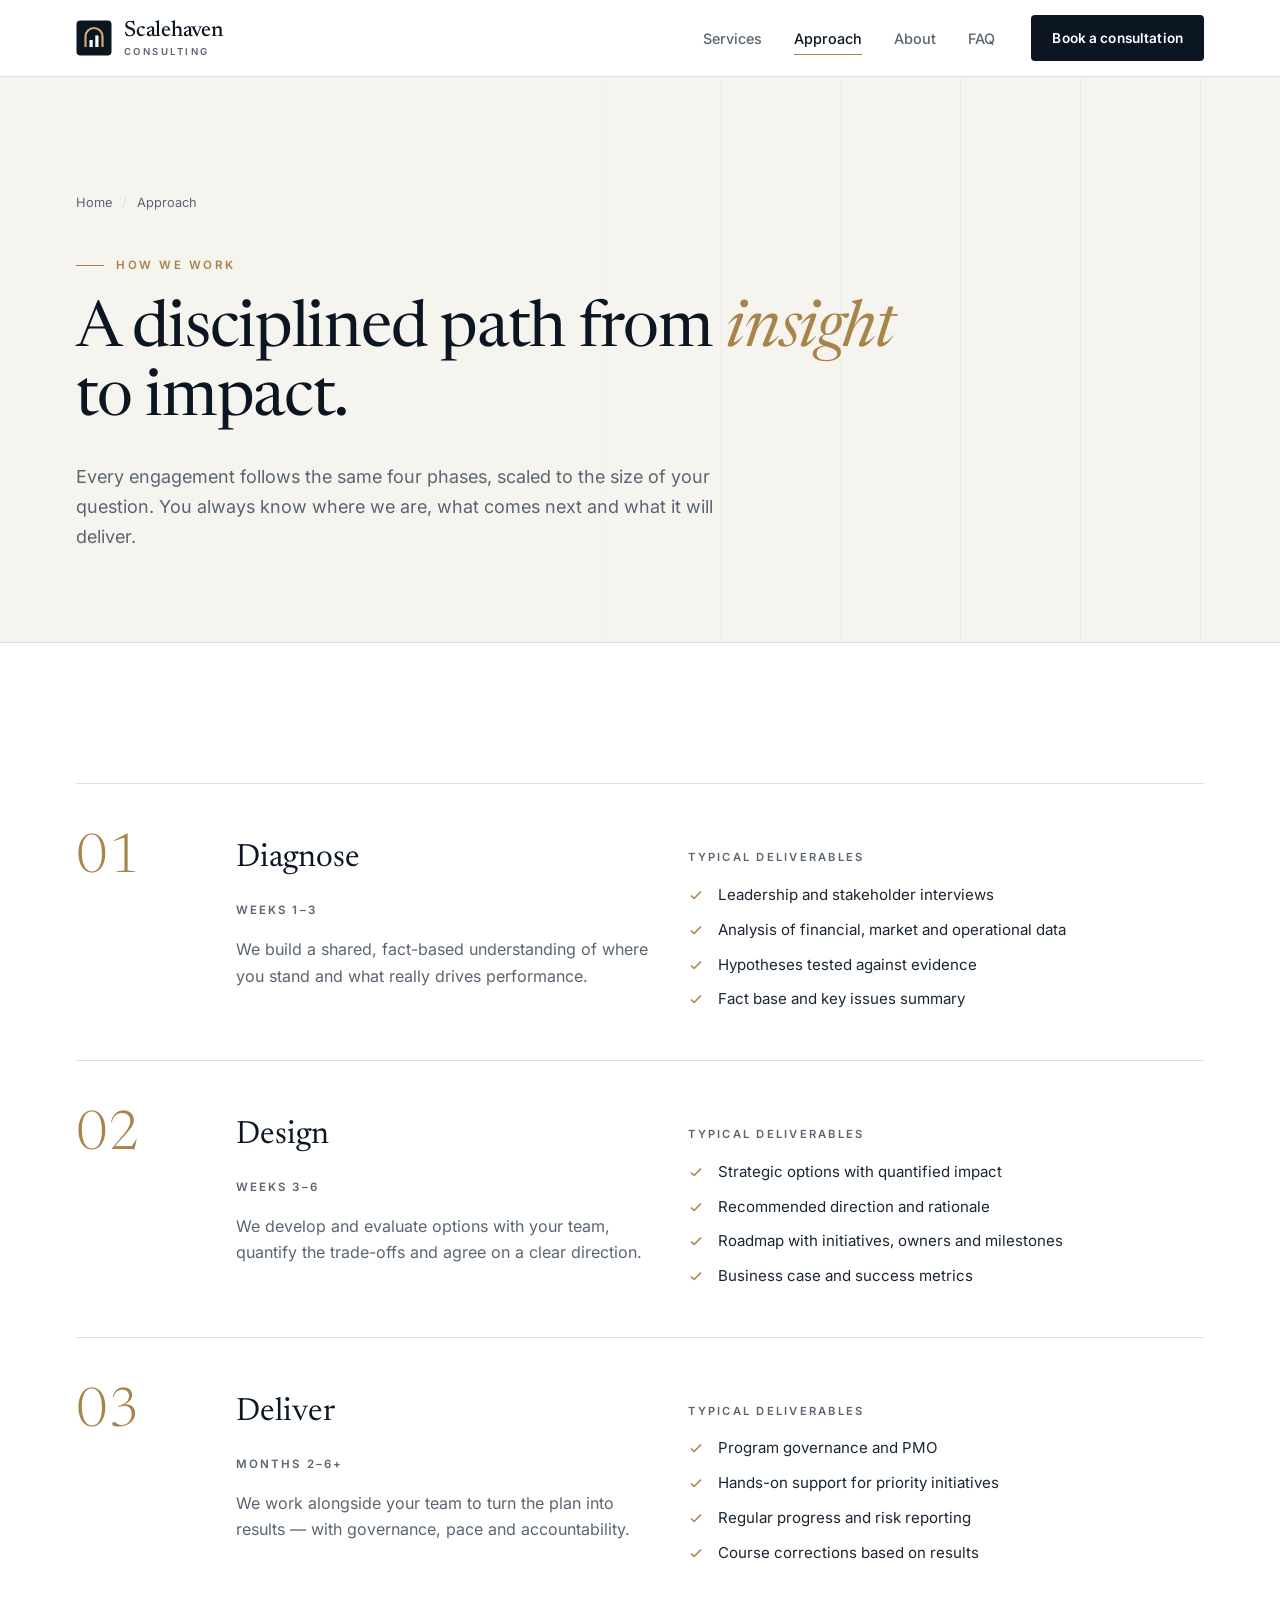
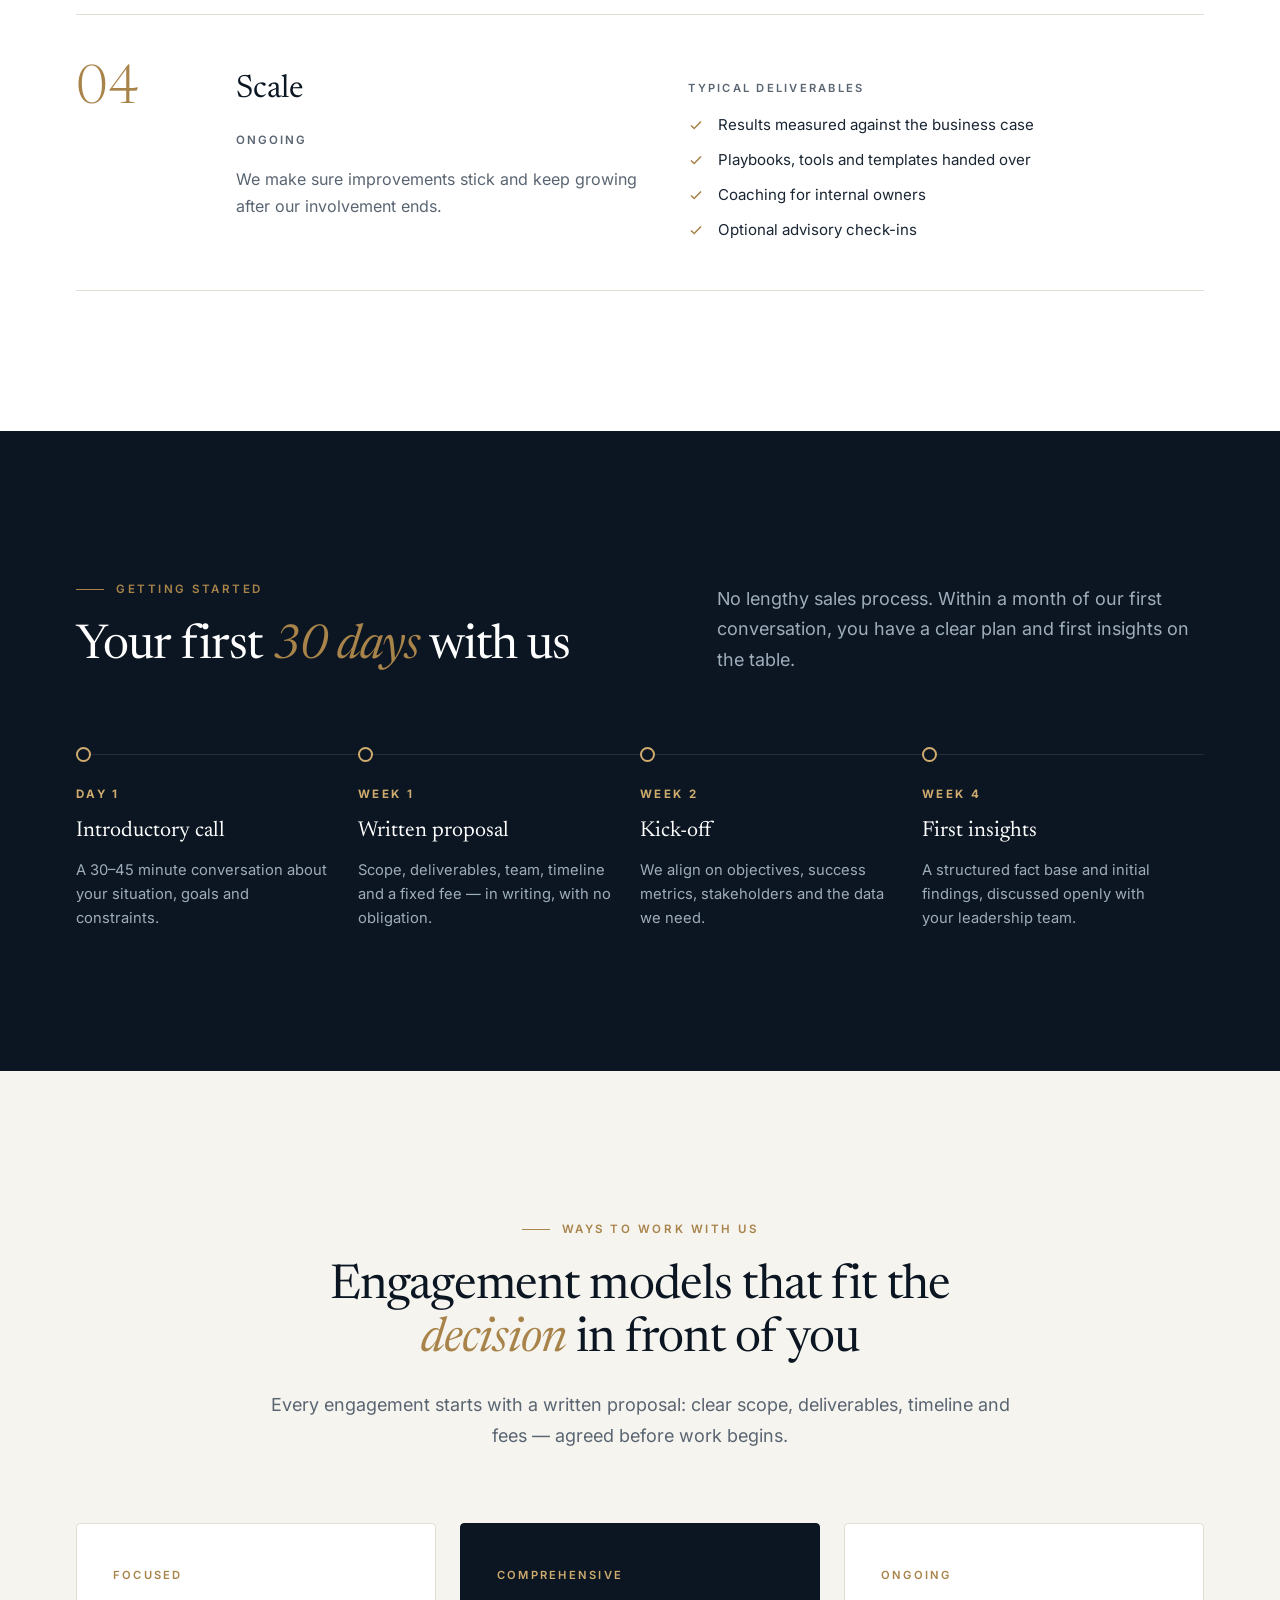
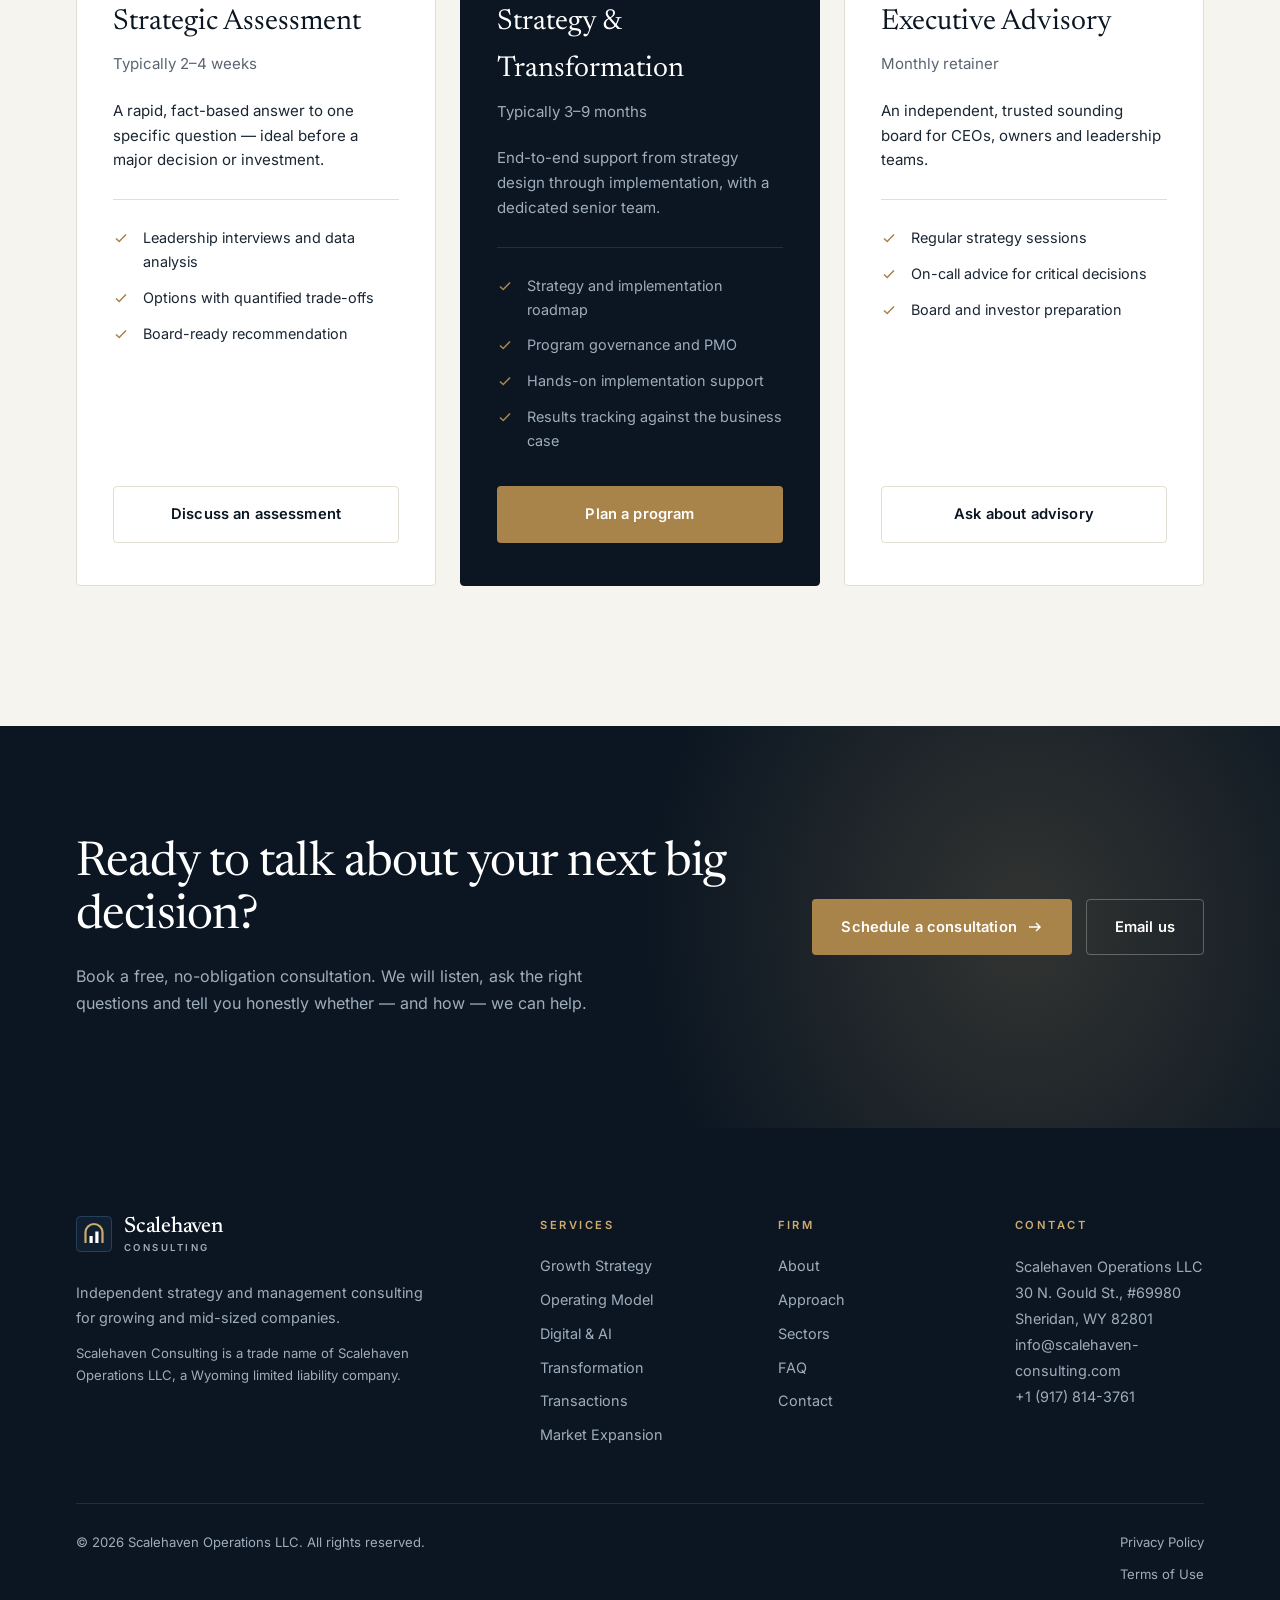
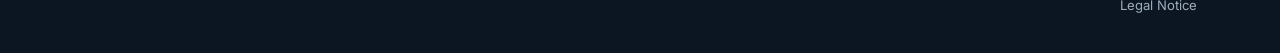
<file: approach.html>
<!DOCTYPE html>
<html lang="en" class="no-js">
<head>
  <meta charset="utf-8">
  <meta name="viewport" content="width=device-width, initial-scale=1">
  <title>Our Approach | Scalehaven Consulting</title>
  <meta name="description" content="How Scalehaven Consulting works: a four-phase approach from diagnosis to scale, transparent engagement models and fixed-fee proposals.">
  <link rel="canonical" href="https://www.scalehaven-consulting.com/approach">
  <meta property="og:type" content="website">
  <meta property="og:site_name" content="Scalehaven Consulting">
  <meta property="og:title" content="Our Approach | Scalehaven Consulting">
  <meta property="og:description" content="How Scalehaven Consulting works: a four-phase approach from diagnosis to scale, transparent engagement models and fixed-fee proposals.">
  <meta property="og:url" content="https://www.scalehaven-consulting.com/approach">
  <meta property="og:image" content="https://www.scalehaven-consulting.com/assets/og-image.png">
  <meta property="og:image:width" content="1200">
  <meta property="og:image:height" content="630">
  <meta name="twitter:card" content="summary_large_image">
  <meta name="theme-color" content="#0b1622">
  <link rel="icon" href="/favicon.svg" type="image/svg+xml">
  <link rel="apple-touch-icon" href="/assets/apple-touch-icon.png">
  <link rel="preload" href="/assets/fonts/inter.woff2" as="font" type="font/woff2" crossorigin>
  <link rel="preload" href="/assets/fonts/newsreader.woff2" as="font" type="font/woff2" crossorigin>
  <link rel="stylesheet" href="/assets/css/styles.css">
  <script src="/assets/js/main.js" defer></script>
</head>
<body>
<a class="skip-link" href="#main">Skip to content</a>

<header class="site-header">
  <div class="wrap header-inner">
    <a class="brand" href="/" aria-label="Scalehaven Consulting – Home"><svg class="brand-mark" viewBox="0 0 36 36" aria-hidden="true"><rect x="0.5" y="0.5" width="35" height="35" rx="4" fill="#0b1622"/><path d="M9.5 27V16.5a8.5 8.5 0 0 1 17 0V27" fill="none" stroke="#cfab6e" stroke-width="2.2"/><rect x="13.5" y="20" width="3.2" height="7" fill="#ffffff"/><rect x="19.3" y="15.5" width="3.2" height="11.5" fill="#ffffff"/></svg><span class="brand-name">Scalehaven<small>Consulting</small></span></a>
    <button class="nav-toggle" type="button" aria-expanded="false" aria-controls="site-nav" aria-label="Open menu"><span></span></button>
    <nav class="nav" id="site-nav" aria-label="Main">
      <ul class="nav-list">
        <li><a href="/services">Services</a></li>
        <li><a href="/approach" aria-current="page">Approach</a></li>
        <li><a href="/about">About</a></li>
        <li><a href="/#faq">FAQ</a></li>
      </ul>
      <a class="btn btn-primary btn-sm" href="/contact">Book a consultation</a>
    </nav>
  </div>
</header>

<main id="main">
  <section class="page-hero">
    <div class="wrap">
      <div class="page-hero-inner">
        <ol class="crumbs" aria-label="Breadcrumb"><li><a href="/">Home</a></li><li aria-current="page">Approach</li></ol>
        <p class="eyebrow">How we work</p>
        <h1 class="h1">A disciplined path from <em>insight</em> to impact.</h1>
        <p class="lead">Every engagement follows the same four phases, scaled to the size of your question. You always know where we are, what comes next and what it will deliver.</p>
      </div>
    </div>
  </section>

  <section class="section" aria-labelledby="phases-title">
    <div class="wrap">
      <h2 class="visually-hidden" id="phases-title">The four phases</h2>
      <ol class="phases">
        <li class="phase reveal">
          <span class="phase-num">01</span>
          <div>
            <h3>Diagnose</h3>
            <p class="phase-time">Weeks 1&ndash;3</p>
            <p>We build a shared, fact-based understanding of where you stand and what really drives performance.</p>
          </div>
          <div>
            <p class="phase-label">Typical deliverables</p>
            <ul>
              <li><svg viewBox="0 0 16 16" fill="none" stroke="currentColor" stroke-width="1.6" aria-hidden="true"><path d="M3 8.5l3.2 3L13 4.5"/></svg>Leadership and stakeholder interviews</li>
              <li><svg viewBox="0 0 16 16" fill="none" stroke="currentColor" stroke-width="1.6" aria-hidden="true"><path d="M3 8.5l3.2 3L13 4.5"/></svg>Analysis of financial, market and operational data</li>
              <li><svg viewBox="0 0 16 16" fill="none" stroke="currentColor" stroke-width="1.6" aria-hidden="true"><path d="M3 8.5l3.2 3L13 4.5"/></svg>Hypotheses tested against evidence</li>
              <li><svg viewBox="0 0 16 16" fill="none" stroke="currentColor" stroke-width="1.6" aria-hidden="true"><path d="M3 8.5l3.2 3L13 4.5"/></svg>Fact base and key issues summary</li>
            </ul>
          </div>
        </li>
        <li class="phase reveal">
          <span class="phase-num">02</span>
          <div>
            <h3>Design</h3>
            <p class="phase-time">Weeks 3&ndash;6</p>
            <p>We develop and evaluate options with your team, quantify the trade-offs and agree on a clear direction.</p>
          </div>
          <div>
            <p class="phase-label">Typical deliverables</p>
            <ul>
              <li><svg viewBox="0 0 16 16" fill="none" stroke="currentColor" stroke-width="1.6" aria-hidden="true"><path d="M3 8.5l3.2 3L13 4.5"/></svg>Strategic options with quantified impact</li>
              <li><svg viewBox="0 0 16 16" fill="none" stroke="currentColor" stroke-width="1.6" aria-hidden="true"><path d="M3 8.5l3.2 3L13 4.5"/></svg>Recommended direction and rationale</li>
              <li><svg viewBox="0 0 16 16" fill="none" stroke="currentColor" stroke-width="1.6" aria-hidden="true"><path d="M3 8.5l3.2 3L13 4.5"/></svg>Roadmap with initiatives, owners and milestones</li>
              <li><svg viewBox="0 0 16 16" fill="none" stroke="currentColor" stroke-width="1.6" aria-hidden="true"><path d="M3 8.5l3.2 3L13 4.5"/></svg>Business case and success metrics</li>
            </ul>
          </div>
        </li>
        <li class="phase reveal">
          <span class="phase-num">03</span>
          <div>
            <h3>Deliver</h3>
            <p class="phase-time">Months 2&ndash;6+</p>
            <p>We work alongside your team to turn the plan into results&nbsp;&mdash; with governance, pace and accountability.</p>
          </div>
          <div>
            <p class="phase-label">Typical deliverables</p>
            <ul>
              <li><svg viewBox="0 0 16 16" fill="none" stroke="currentColor" stroke-width="1.6" aria-hidden="true"><path d="M3 8.5l3.2 3L13 4.5"/></svg>Program governance and PMO</li>
              <li><svg viewBox="0 0 16 16" fill="none" stroke="currentColor" stroke-width="1.6" aria-hidden="true"><path d="M3 8.5l3.2 3L13 4.5"/></svg>Hands-on support for priority initiatives</li>
              <li><svg viewBox="0 0 16 16" fill="none" stroke="currentColor" stroke-width="1.6" aria-hidden="true"><path d="M3 8.5l3.2 3L13 4.5"/></svg>Regular progress and risk reporting</li>
              <li><svg viewBox="0 0 16 16" fill="none" stroke="currentColor" stroke-width="1.6" aria-hidden="true"><path d="M3 8.5l3.2 3L13 4.5"/></svg>Course corrections based on results</li>
            </ul>
          </div>
        </li>
        <li class="phase reveal">
          <span class="phase-num">04</span>
          <div>
            <h3>Scale</h3>
            <p class="phase-time">Ongoing</p>
            <p>We make sure improvements stick and keep growing after our involvement ends.</p>
          </div>
          <div>
            <p class="phase-label">Typical deliverables</p>
            <ul>
              <li><svg viewBox="0 0 16 16" fill="none" stroke="currentColor" stroke-width="1.6" aria-hidden="true"><path d="M3 8.5l3.2 3L13 4.5"/></svg>Results measured against the business case</li>
              <li><svg viewBox="0 0 16 16" fill="none" stroke="currentColor" stroke-width="1.6" aria-hidden="true"><path d="M3 8.5l3.2 3L13 4.5"/></svg>Playbooks, tools and templates handed over</li>
              <li><svg viewBox="0 0 16 16" fill="none" stroke="currentColor" stroke-width="1.6" aria-hidden="true"><path d="M3 8.5l3.2 3L13 4.5"/></svg>Coaching for internal owners</li>
              <li><svg viewBox="0 0 16 16" fill="none" stroke="currentColor" stroke-width="1.6" aria-hidden="true"><path d="M3 8.5l3.2 3L13 4.5"/></svg>Optional advisory check-ins</li>
            </ul>
          </div>
        </li>
      </ol>
    </div>
  </section>

  <section class="section section-ink" aria-labelledby="first-title">
    <div class="wrap">
      <div class="section-head reveal">
        <div>
          <p class="eyebrow">Getting started</p>
          <h2 class="h2" id="first-title">Your first <em>30 days</em> with us</h2>
        </div>
        <p class="lead">No lengthy sales process. Within a month of our first conversation, you have a clear plan and first insights on the table.</p>
      </div>
      <ol class="timeline">
        <li class="reveal"><strong>Day 1</strong><h3>Introductory call</h3><p>A 30&ndash;45 minute conversation about your situation, goals and constraints.</p></li>
        <li class="reveal"><strong>Week 1</strong><h3>Written proposal</h3><p>Scope, deliverables, team, timeline and a fixed fee&nbsp;&mdash; in writing, with no obligation.</p></li>
        <li class="reveal"><strong>Week 2</strong><h3>Kick-off</h3><p>We align on objectives, success metrics, stakeholders and the data we need.</p></li>
        <li class="reveal"><strong>Week 4</strong><h3>First insights</h3><p>A structured fact base and initial findings, discussed openly with your leadership team.</p></li>
      </ol>
    </div>
  </section>

  <section class="section section-paper" aria-labelledby="engagements-title">
    <div class="wrap">
      <div class="section-head-center reveal">
        <p class="eyebrow">Ways to work with us</p>
        <h2 class="h2" id="engagements-title">Engagement models that fit the <em>decision</em> in front of you</h2>
        <p class="lead">Every engagement starts with a written proposal: clear scope, deliverables, timeline and fees&nbsp;&mdash; agreed before work begins.</p>
      </div>
      <div class="engagements">
        <article class="engagement reveal">
          <span class="engagement-tag">Focused</span>
          <h3>Strategic Assessment</h3>
          <p class="engagement-duration">Typically 2&ndash;4 weeks</p>
          <p>A rapid, fact-based answer to one specific question&nbsp;&mdash; ideal before a major decision or investment.</p>
          <ul>
            <li><svg viewBox="0 0 16 16" fill="none" stroke="currentColor" stroke-width="1.6" aria-hidden="true"><path d="M3 8.5l3.2 3L13 4.5"/></svg>Leadership interviews and data analysis</li>
            <li><svg viewBox="0 0 16 16" fill="none" stroke="currentColor" stroke-width="1.6" aria-hidden="true"><path d="M3 8.5l3.2 3L13 4.5"/></svg>Options with quantified trade-offs</li>
            <li><svg viewBox="0 0 16 16" fill="none" stroke="currentColor" stroke-width="1.6" aria-hidden="true"><path d="M3 8.5l3.2 3L13 4.5"/></svg>Board-ready recommendation</li>
          </ul>
          <a class="btn btn-ghost" href="/contact">Discuss an assessment</a>
        </article>
        <article class="engagement is-featured reveal">
          <span class="engagement-tag">Comprehensive</span>
          <h3>Strategy &amp; Transformation</h3>
          <p class="engagement-duration">Typically 3&ndash;9 months</p>
          <p>End-to-end support from strategy design through implementation, with a dedicated senior team.</p>
          <ul>
            <li><svg viewBox="0 0 16 16" fill="none" stroke="currentColor" stroke-width="1.6" aria-hidden="true"><path d="M3 8.5l3.2 3L13 4.5"/></svg>Strategy and implementation roadmap</li>
            <li><svg viewBox="0 0 16 16" fill="none" stroke="currentColor" stroke-width="1.6" aria-hidden="true"><path d="M3 8.5l3.2 3L13 4.5"/></svg>Program governance and PMO</li>
            <li><svg viewBox="0 0 16 16" fill="none" stroke="currentColor" stroke-width="1.6" aria-hidden="true"><path d="M3 8.5l3.2 3L13 4.5"/></svg>Hands-on implementation support</li>
            <li><svg viewBox="0 0 16 16" fill="none" stroke="currentColor" stroke-width="1.6" aria-hidden="true"><path d="M3 8.5l3.2 3L13 4.5"/></svg>Results tracking against the business case</li>
          </ul>
          <a class="btn btn-brass" href="/contact">Plan a program</a>
        </article>
        <article class="engagement reveal">
          <span class="engagement-tag">Ongoing</span>
          <h3>Executive Advisory</h3>
          <p class="engagement-duration">Monthly retainer</p>
          <p>An independent, trusted sounding board for CEOs, owners and leadership teams.</p>
          <ul>
            <li><svg viewBox="0 0 16 16" fill="none" stroke="currentColor" stroke-width="1.6" aria-hidden="true"><path d="M3 8.5l3.2 3L13 4.5"/></svg>Regular strategy sessions</li>
            <li><svg viewBox="0 0 16 16" fill="none" stroke="currentColor" stroke-width="1.6" aria-hidden="true"><path d="M3 8.5l3.2 3L13 4.5"/></svg>On-call advice for critical decisions</li>
            <li><svg viewBox="0 0 16 16" fill="none" stroke="currentColor" stroke-width="1.6" aria-hidden="true"><path d="M3 8.5l3.2 3L13 4.5"/></svg>Board and investor preparation</li>
          </ul>
          <a class="btn btn-ghost" href="/contact">Ask about advisory</a>
        </article>
      </div>
    </div>
  </section>

  <section class="cta" aria-labelledby="cta-title">
    <div class="wrap cta-inner reveal">
      <div>
        <h2 class="h2" id="cta-title">Ready to talk about your next big decision?</h2>
        <p>Book a free, no-obligation consultation. We will listen, ask the right questions and tell you honestly whether&nbsp;&mdash; and how&nbsp;&mdash; we can help.</p>
      </div>
      <div class="cta-actions">
        <a class="btn btn-brass" href="/contact">Schedule a consultation <svg viewBox="0 0 16 16" fill="none" stroke="currentColor" stroke-width="1.5" aria-hidden="true"><path d="M2 8h11M9 4l4 4-4 4"/></svg></a>
        <a class="btn btn-ghost-light" href="mailto:info@scalehaven-consulting.com">Email us</a>
      </div>
    </div>
  </section>

</main>

<footer class="footer">
  <div class="wrap">
    <div class="footer-grid">
      <div class="footer-about">
        <a class="brand" href="/" aria-label="Scalehaven Consulting – Home"><svg class="brand-mark" viewBox="0 0 36 36" aria-hidden="true"><rect x="0.5" y="0.5" width="35" height="35" rx="4" fill="#102031" stroke="#26405c"/><path d="M9.5 27V16.5a8.5 8.5 0 0 1 17 0V27" fill="none" stroke="#cfab6e" stroke-width="2.2"/><rect x="13.5" y="20" width="3.2" height="7" fill="#ffffff"/><rect x="19.3" y="15.5" width="3.2" height="11.5" fill="#ffffff"/></svg><span class="brand-name">Scalehaven<small>Consulting</small></span></a>
        <p>Independent strategy and management consulting for growing and mid-sized companies.</p>
        <p>Scalehaven Consulting is a trade name of Scalehaven Operations LLC, a Wyoming limited liability company.</p>
      </div>
      <div>
        <h2>Services</h2>
        <ul>
          <li><a href="/services#strategy">Growth Strategy</a></li>
          <li><a href="/services#operations">Operating Model</a></li>
          <li><a href="/services#digital">Digital &amp; AI</a></li>
          <li><a href="/services#transformation">Transformation</a></li>
          <li><a href="/services#transactions">Transactions</a></li>
          <li><a href="/services#expansion">Market Expansion</a></li>
        </ul>
      </div>
      <div>
        <h2>Firm</h2>
        <ul>
          <li><a href="/about">About</a></li>
          <li><a href="/approach">Approach</a></li>
          <li><a href="/#sectors">Sectors</a></li>
          <li><a href="/#faq">FAQ</a></li>
          <li><a href="/contact">Contact</a></li>
        </ul>
      </div>
      <div>
        <h2>Contact</h2>
        <address>
          Scalehaven Operations LLC<br>
          30 N. Gould St., #69980<br>
          Sheridan, WY 82801<br>
          <a href="mailto:info@scalehaven-consulting.com">info@scalehaven-consulting.com</a><br>
          <a href="tel:+19178143761">+1 (917) 814-3761</a>
        </address>
      </div>
    </div>
    <div class="footer-bottom">
      <p>&copy; <span data-year>2026</span> Scalehaven Operations LLC. All rights reserved.</p>
      <ul class="footer-legal">
        <li><a href="/privacy">Privacy Policy</a></li>
        <li><a href="/terms">Terms of Use</a></li>
        <li><a href="/legal-notice">Legal Notice</a></li>
      </ul>
    </div>
  </div>
</footer>
</body>
</html>
</file>
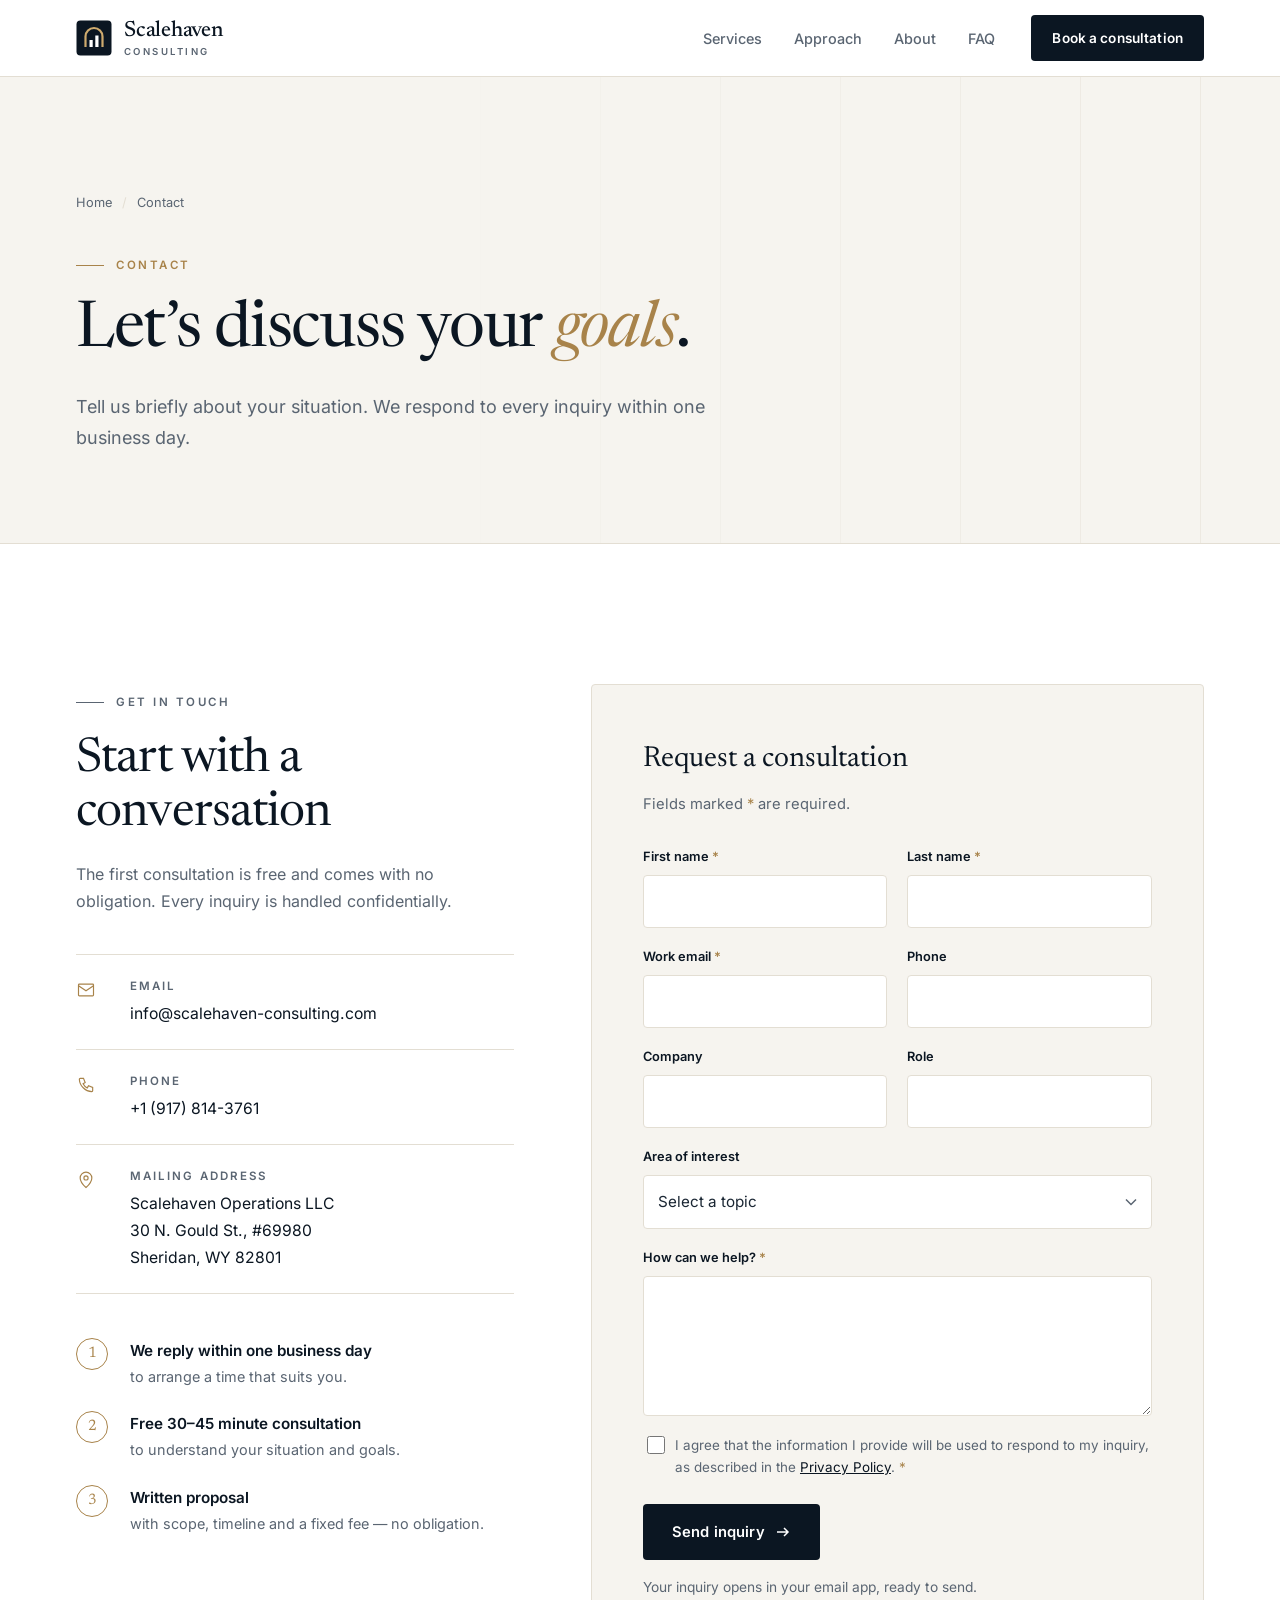
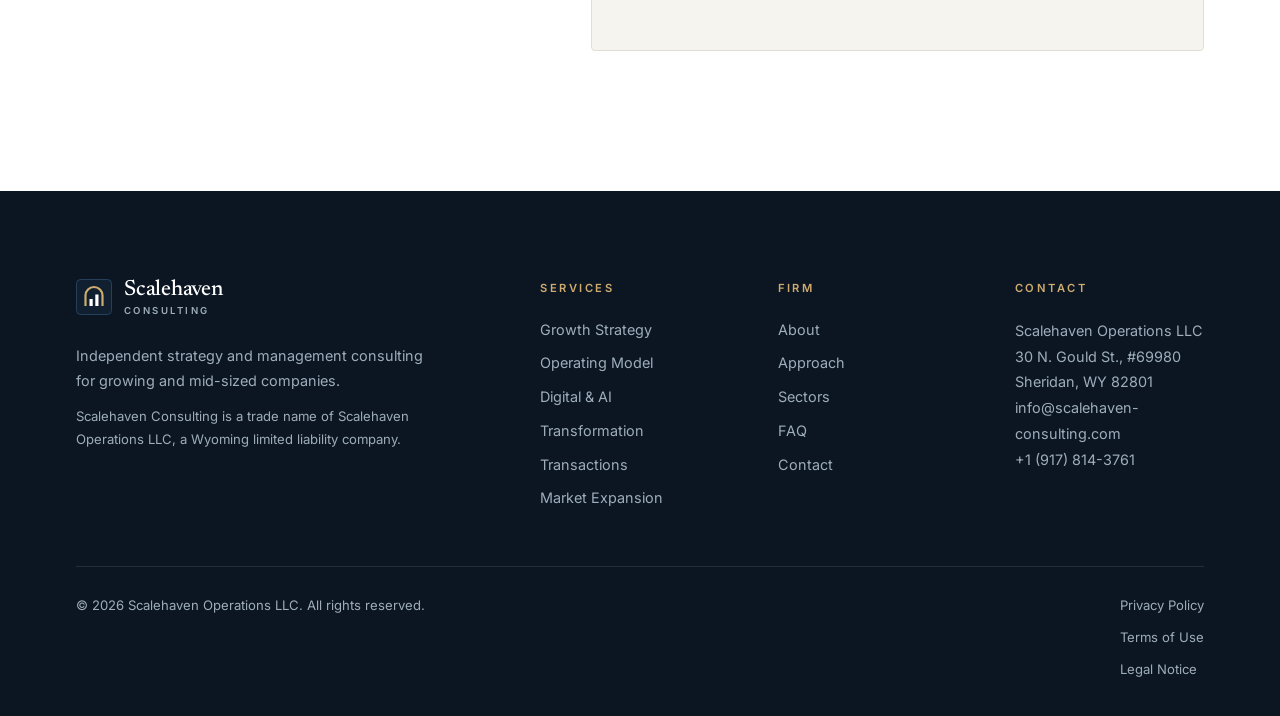
<file: contact.html>
<!DOCTYPE html>
<html lang="en" class="no-js">
<head>
  <meta charset="utf-8">
  <meta name="viewport" content="width=device-width, initial-scale=1">
  <title>Contact | Scalehaven Consulting</title>
  <meta name="description" content="Contact Scalehaven Consulting to schedule a free, no-obligation consultation.">
  <link rel="canonical" href="https://www.scalehaven-consulting.com/contact">
  <meta property="og:type" content="website">
  <meta property="og:site_name" content="Scalehaven Consulting">
  <meta property="og:title" content="Contact | Scalehaven Consulting">
  <meta property="og:description" content="Contact Scalehaven Consulting to schedule a free, no-obligation consultation.">
  <meta property="og:url" content="https://www.scalehaven-consulting.com/contact">
  <meta property="og:image" content="https://www.scalehaven-consulting.com/assets/og-image.png">
  <meta property="og:image:width" content="1200">
  <meta property="og:image:height" content="630">
  <meta name="twitter:card" content="summary_large_image">
  <meta name="theme-color" content="#0b1622">
  <link rel="icon" href="/favicon.svg" type="image/svg+xml">
  <link rel="apple-touch-icon" href="/assets/apple-touch-icon.png">
  <link rel="preload" href="/assets/fonts/inter.woff2" as="font" type="font/woff2" crossorigin>
  <link rel="preload" href="/assets/fonts/newsreader.woff2" as="font" type="font/woff2" crossorigin>
  <link rel="stylesheet" href="/assets/css/styles.css">
  <script src="/assets/js/main.js" defer></script>
</head>
<body>
<a class="skip-link" href="#main">Skip to content</a>

<header class="site-header">
  <div class="wrap header-inner">
    <a class="brand" href="/" aria-label="Scalehaven Consulting – Home"><svg class="brand-mark" viewBox="0 0 36 36" aria-hidden="true"><rect x="0.5" y="0.5" width="35" height="35" rx="4" fill="#0b1622"/><path d="M9.5 27V16.5a8.5 8.5 0 0 1 17 0V27" fill="none" stroke="#cfab6e" stroke-width="2.2"/><rect x="13.5" y="20" width="3.2" height="7" fill="#ffffff"/><rect x="19.3" y="15.5" width="3.2" height="11.5" fill="#ffffff"/></svg><span class="brand-name">Scalehaven<small>Consulting</small></span></a>
    <button class="nav-toggle" type="button" aria-expanded="false" aria-controls="site-nav" aria-label="Open menu"><span></span></button>
    <nav class="nav" id="site-nav" aria-label="Main">
      <ul class="nav-list">
        <li><a href="/services">Services</a></li>
        <li><a href="/approach">Approach</a></li>
        <li><a href="/about">About</a></li>
        <li><a href="/#faq">FAQ</a></li>
      </ul>
      <a class="btn btn-primary btn-sm" href="/contact">Book a consultation</a>
    </nav>
  </div>
</header>

<main id="main">
  <section class="page-hero">
    <div class="wrap">
      <div class="page-hero-inner">
        <ol class="crumbs" aria-label="Breadcrumb"><li><a href="/">Home</a></li><li aria-current="page">Contact</li></ol>
        <p class="eyebrow">Contact</p>
        <h1 class="h1">Let&rsquo;s discuss your <em>goals</em>.</h1>
        <p class="lead">Tell us briefly about your situation. We respond to every inquiry within one business day.</p>
      </div>
    </div>
  </section>

  <section class="section" aria-label="Contact details and form">
    <div class="wrap contact">
      <div class="contact-info reveal">
        <p class="eyebrow">Get in touch</p>
        <h2 class="h2">Start with a conversation</h2>
        <p>The first consultation is free and comes with no obligation. Every inquiry is handled confidentially.</p>
        <ul class="contact-list">
          <li>
            <svg viewBox="0 0 24 24" fill="none" stroke="currentColor" stroke-width="1.4" aria-hidden="true"><rect x="3" y="5" width="18" height="14" rx="1"/><path d="M3 7l9 6 9-6"/></svg>
            <div><strong>Email</strong><a href="mailto:info@scalehaven-consulting.com">info@scalehaven-consulting.com</a></div>
          </li>
          <li>
            <svg viewBox="0 0 24 24" fill="none" stroke="currentColor" stroke-width="1.4" aria-hidden="true"><path d="M5 4h4l2 5-2.5 1.5a11 11 0 0 0 5 5L15 13l5 2v4a1 1 0 0 1-1 1A16 16 0 0 1 4 5a1 1 0 0 1 1-1z"/></svg>
            <div><strong>Phone</strong><a href="tel:+19178143761">+1 (917) 814-3761</a></div>
          </li>
          <li>
            <svg viewBox="0 0 24 24" fill="none" stroke="currentColor" stroke-width="1.4" aria-hidden="true"><path d="M12 21s7-6.2 7-11.5A7 7 0 0 0 5 9.5C5 14.8 12 21 12 21z"/><circle cx="12" cy="9.5" r="2.5"/></svg>
            <div><strong>Mailing address</strong><span>Scalehaven Operations LLC<br>30 N. Gould St., #69980<br>Sheridan, WY 82801</span></div>
          </li>
        </ul>
        <ol class="next-steps">
          <li><div><strong>We reply within one business day</strong><span>to arrange a time that suits you.</span></div></li>
          <li><div><strong>Free 30&ndash;45 minute consultation</strong><span>to understand your situation and goals.</span></div></li>
          <li><div><strong>Written proposal</strong><span>with scope, timeline and a fixed fee&nbsp;&mdash; no obligation.</span></div></li>
        </ol>
      </div>
      <div class="reveal">
        <form class="form" id="contact-form" data-recipient="info@scalehaven-consulting.com">
          <h2>Request a consultation</h2>
          <p>Fields marked <span class="req">*</span> are required.</p>
          <div class="form-grid">
            <div class="field"><label for="f-first">First name <span>*</span></label><input id="f-first" name="firstName" autocomplete="given-name" required></div>
            <div class="field"><label for="f-last">Last name <span>*</span></label><input id="f-last" name="lastName" autocomplete="family-name" required></div>
            <div class="field"><label for="f-email">Work email <span>*</span></label><input id="f-email" name="email" type="email" autocomplete="email" required></div>
            <div class="field"><label for="f-phone">Phone</label><input id="f-phone" name="phone" type="tel" autocomplete="tel"></div>
            <div class="field"><label for="f-company">Company</label><input id="f-company" name="company" autocomplete="organization"></div>
            <div class="field"><label for="f-role">Role</label><input id="f-role" name="role" autocomplete="organization-title"></div>
            <div class="field field-full">
              <label for="f-interest">Area of interest</label>
              <select id="f-interest" name="interest">
                <option value="">Select a topic</option>
                <option>Corporate &amp; Growth Strategy</option>
                <option>Operating Model &amp; Performance</option>
                <option>Digital &amp; AI Strategy</option>
                <option>Transformation Management</option>
                <option>Transactions &amp; Integration</option>
                <option>Market Entry &amp; Expansion</option>
                <option>Other / not sure yet</option>
              </select>
            </div>
            <div class="field field-full"><label for="f-message">How can we help? <span>*</span></label><textarea id="f-message" name="message" required></textarea></div>
            <label class="consent"><input type="checkbox" name="consent" required><span>I agree that the information I provide will be used to respond to my inquiry, as described in the <a href="/privacy">Privacy Policy</a>. <span class="req">*</span></span></label>
            <div class="form-actions">
              <button class="btn btn-primary" type="submit">Send inquiry <svg viewBox="0 0 16 16" fill="none" stroke="currentColor" stroke-width="1.5" aria-hidden="true"><path d="M2 8h11M9 4l4 4-4 4"/></svg></button>
              <p class="form-status" id="form-status" aria-live="polite">Your inquiry opens in your email app, ready to send.</p>
            </div>
          </div>
        </form>
      </div>
    </div>
  </section>

</main>

<footer class="footer">
  <div class="wrap">
    <div class="footer-grid">
      <div class="footer-about">
        <a class="brand" href="/" aria-label="Scalehaven Consulting – Home"><svg class="brand-mark" viewBox="0 0 36 36" aria-hidden="true"><rect x="0.5" y="0.5" width="35" height="35" rx="4" fill="#102031" stroke="#26405c"/><path d="M9.5 27V16.5a8.5 8.5 0 0 1 17 0V27" fill="none" stroke="#cfab6e" stroke-width="2.2"/><rect x="13.5" y="20" width="3.2" height="7" fill="#ffffff"/><rect x="19.3" y="15.5" width="3.2" height="11.5" fill="#ffffff"/></svg><span class="brand-name">Scalehaven<small>Consulting</small></span></a>
        <p>Independent strategy and management consulting for growing and mid-sized companies.</p>
        <p>Scalehaven Consulting is a trade name of Scalehaven Operations LLC, a Wyoming limited liability company.</p>
      </div>
      <div>
        <h2>Services</h2>
        <ul>
          <li><a href="/services#strategy">Growth Strategy</a></li>
          <li><a href="/services#operations">Operating Model</a></li>
          <li><a href="/services#digital">Digital &amp; AI</a></li>
          <li><a href="/services#transformation">Transformation</a></li>
          <li><a href="/services#transactions">Transactions</a></li>
          <li><a href="/services#expansion">Market Expansion</a></li>
        </ul>
      </div>
      <div>
        <h2>Firm</h2>
        <ul>
          <li><a href="/about">About</a></li>
          <li><a href="/approach">Approach</a></li>
          <li><a href="/#sectors">Sectors</a></li>
          <li><a href="/#faq">FAQ</a></li>
          <li><a href="/contact">Contact</a></li>
        </ul>
      </div>
      <div>
        <h2>Contact</h2>
        <address>
          Scalehaven Operations LLC<br>
          30 N. Gould St., #69980<br>
          Sheridan, WY 82801<br>
          <a href="mailto:info@scalehaven-consulting.com">info@scalehaven-consulting.com</a><br>
          <a href="tel:+19178143761">+1 (917) 814-3761</a>
        </address>
      </div>
    </div>
    <div class="footer-bottom">
      <p>&copy; <span data-year>2026</span> Scalehaven Operations LLC. All rights reserved.</p>
      <ul class="footer-legal">
        <li><a href="/privacy">Privacy Policy</a></li>
        <li><a href="/terms">Terms of Use</a></li>
        <li><a href="/legal-notice">Legal Notice</a></li>
      </ul>
    </div>
  </div>
</footer>
</body>
</html>
</file>
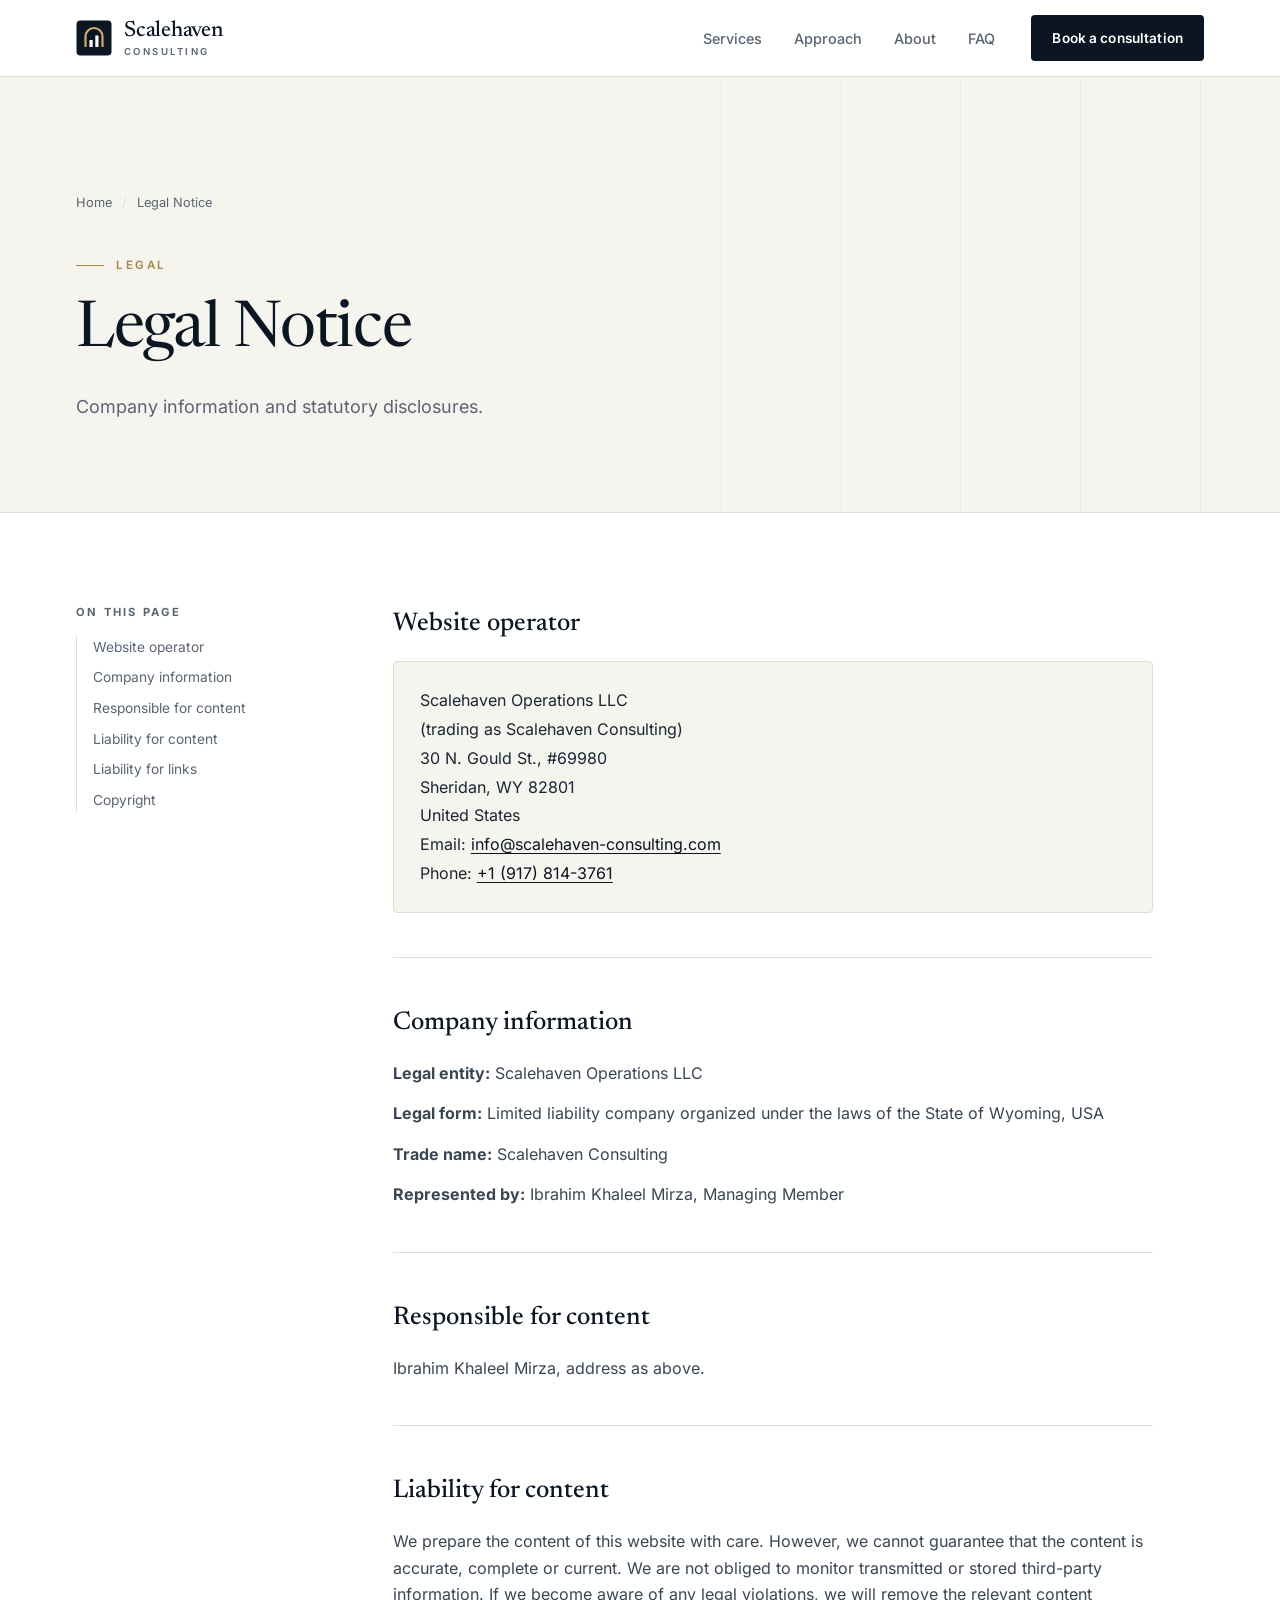
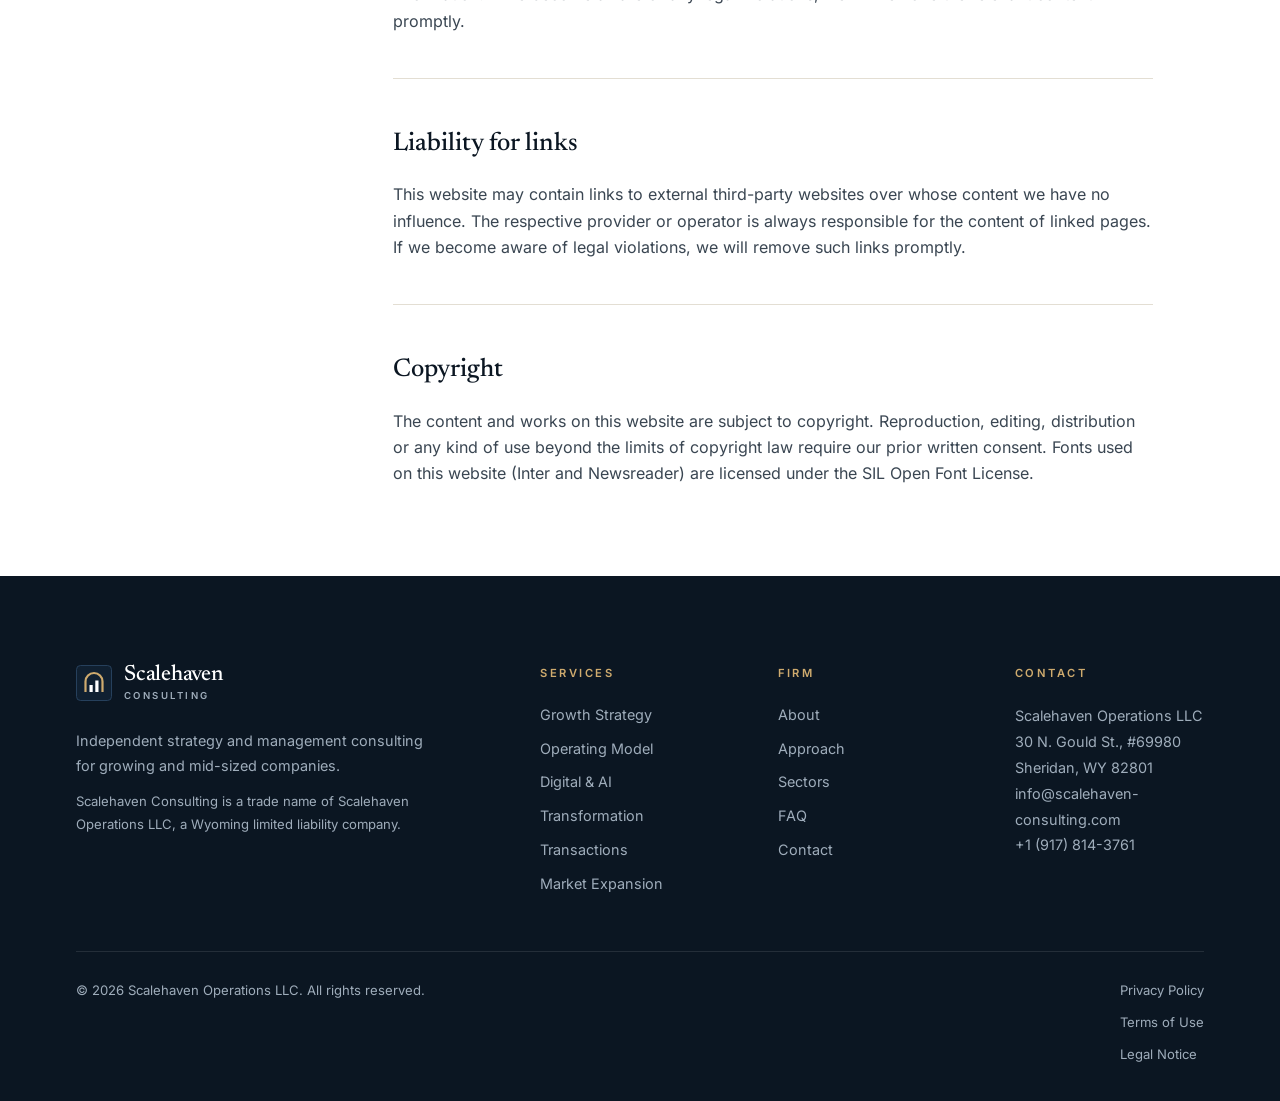
<file: legal-notice.html>
<!DOCTYPE html>
<html lang="en" class="no-js">
<head>
  <meta charset="utf-8">
  <meta name="viewport" content="width=device-width, initial-scale=1">
  <title>Legal Notice | Scalehaven Consulting</title>
  <meta name="description" content="Legal notice and company information for Scalehaven Consulting.">
  <link rel="canonical" href="https://www.scalehaven-consulting.com/legal-notice">
  <meta property="og:type" content="website">
  <meta property="og:site_name" content="Scalehaven Consulting">
  <meta property="og:title" content="Legal Notice | Scalehaven Consulting">
  <meta property="og:description" content="Legal notice and company information for Scalehaven Consulting.">
  <meta property="og:url" content="https://www.scalehaven-consulting.com/legal-notice">
  <meta property="og:image" content="https://www.scalehaven-consulting.com/assets/og-image.png">
  <meta property="og:image:width" content="1200">
  <meta property="og:image:height" content="630">
  <meta name="twitter:card" content="summary_large_image">
  <meta name="theme-color" content="#0b1622">
  <link rel="icon" href="/favicon.svg" type="image/svg+xml">
  <link rel="apple-touch-icon" href="/assets/apple-touch-icon.png">
  <link rel="preload" href="/assets/fonts/inter.woff2" as="font" type="font/woff2" crossorigin>
  <link rel="preload" href="/assets/fonts/newsreader.woff2" as="font" type="font/woff2" crossorigin>
  <link rel="stylesheet" href="/assets/css/styles.css">
  <script src="/assets/js/main.js" defer></script>
</head>
<body>
<a class="skip-link" href="#main">Skip to content</a>

<header class="site-header">
  <div class="wrap header-inner">
    <a class="brand" href="/" aria-label="Scalehaven Consulting – Home"><svg class="brand-mark" viewBox="0 0 36 36" aria-hidden="true"><rect x="0.5" y="0.5" width="35" height="35" rx="4" fill="#0b1622"/><path d="M9.5 27V16.5a8.5 8.5 0 0 1 17 0V27" fill="none" stroke="#cfab6e" stroke-width="2.2"/><rect x="13.5" y="20" width="3.2" height="7" fill="#ffffff"/><rect x="19.3" y="15.5" width="3.2" height="11.5" fill="#ffffff"/></svg><span class="brand-name">Scalehaven<small>Consulting</small></span></a>
    <button class="nav-toggle" type="button" aria-expanded="false" aria-controls="site-nav" aria-label="Open menu"><span></span></button>
    <nav class="nav" id="site-nav" aria-label="Main">
      <ul class="nav-list">
        <li><a href="/services">Services</a></li>
        <li><a href="/approach">Approach</a></li>
        <li><a href="/about">About</a></li>
        <li><a href="/#faq">FAQ</a></li>
      </ul>
      <a class="btn btn-primary btn-sm" href="/contact">Book a consultation</a>
    </nav>
  </div>
</header>

<main id="main">
  <section class="page-hero">
    <div class="wrap">
      <div class="page-hero-inner">
        <ol class="crumbs" aria-label="Breadcrumb"><li><a href="/">Home</a></li><li aria-current="page">Legal Notice</li></ol>
        <p class="eyebrow">Legal</p>
        <h1 class="h1">Legal Notice</h1>
        <p class="lead">Company information and statutory disclosures.</p>
      </div>
    </div>
  </section>
  <div class="wrap legal">
    <nav class="legal-toc" aria-label="On this page">
      <strong>On this page</strong>
      <ol>
          <li><a href="#operator">Website operator</a></li>
          <li><a href="#company">Company information</a></li>
          <li><a href="#responsible">Responsible for content</a></li>
          <li><a href="#content">Liability for content</a></li>
          <li><a href="#links">Liability for links</a></li>
          <li><a href="#copyright">Copyright</a></li>
      </ol>
    </nav>
    <div class="legal-body">
      <section id="operator">
        <h2>Website operator</h2>
        <div class="legal-card">
        <address>
          Scalehaven Operations LLC<br>
          (trading as Scalehaven Consulting)<br>
          30 N. Gould St., #69980<br>
          Sheridan, WY 82801<br>
          United States<br>
          Email: <a href="mailto:info@scalehaven-consulting.com">info@scalehaven-consulting.com</a><br>
          Phone: <a href="tel:+19178143761">+1 (917) 814-3761</a>
        </address>
        </div>
      </section>
      <section id="company">
        <h2>Company information</h2>
        <p><strong>Legal entity:</strong> Scalehaven Operations LLC</p>
        <p><strong>Legal form:</strong> Limited liability company organized under the laws of the State of Wyoming, USA</p>
        <p><strong>Trade name:</strong> Scalehaven Consulting</p>
        <p><strong>Represented by:</strong> Ibrahim Khaleel Mirza, Managing Member</p>
      </section>
      <section id="responsible">
        <h2>Responsible for content</h2>
        <p>Ibrahim Khaleel Mirza, address as above.</p>
      </section>
      <section id="content">
        <h2>Liability for content</h2>
        <p>We prepare the content of this website with care. However, we cannot guarantee that the content is accurate, complete or current. We are not obliged to monitor transmitted or stored third-party information. If we become aware of any legal violations, we will remove the relevant content promptly.</p>
      </section>
      <section id="links">
        <h2>Liability for links</h2>
        <p>This website may contain links to external third-party websites over whose content we have no influence. The respective provider or operator is always responsible for the content of linked pages. If we become aware of legal violations, we will remove such links promptly.</p>
      </section>
      <section id="copyright">
        <h2>Copyright</h2>
        <p>The content and works on this website are subject to copyright. Reproduction, editing, distribution or any kind of use beyond the limits of copyright law require our prior written consent. Fonts used on this website (Inter and Newsreader) are licensed under the SIL Open Font License.</p>
      </section>
    </div>
  </div>
</main>

<footer class="footer">
  <div class="wrap">
    <div class="footer-grid">
      <div class="footer-about">
        <a class="brand" href="/" aria-label="Scalehaven Consulting – Home"><svg class="brand-mark" viewBox="0 0 36 36" aria-hidden="true"><rect x="0.5" y="0.5" width="35" height="35" rx="4" fill="#102031" stroke="#26405c"/><path d="M9.5 27V16.5a8.5 8.5 0 0 1 17 0V27" fill="none" stroke="#cfab6e" stroke-width="2.2"/><rect x="13.5" y="20" width="3.2" height="7" fill="#ffffff"/><rect x="19.3" y="15.5" width="3.2" height="11.5" fill="#ffffff"/></svg><span class="brand-name">Scalehaven<small>Consulting</small></span></a>
        <p>Independent strategy and management consulting for growing and mid-sized companies.</p>
        <p>Scalehaven Consulting is a trade name of Scalehaven Operations LLC, a Wyoming limited liability company.</p>
      </div>
      <div>
        <h2>Services</h2>
        <ul>
          <li><a href="/services#strategy">Growth Strategy</a></li>
          <li><a href="/services#operations">Operating Model</a></li>
          <li><a href="/services#digital">Digital &amp; AI</a></li>
          <li><a href="/services#transformation">Transformation</a></li>
          <li><a href="/services#transactions">Transactions</a></li>
          <li><a href="/services#expansion">Market Expansion</a></li>
        </ul>
      </div>
      <div>
        <h2>Firm</h2>
        <ul>
          <li><a href="/about">About</a></li>
          <li><a href="/approach">Approach</a></li>
          <li><a href="/#sectors">Sectors</a></li>
          <li><a href="/#faq">FAQ</a></li>
          <li><a href="/contact">Contact</a></li>
        </ul>
      </div>
      <div>
        <h2>Contact</h2>
        <address>
          Scalehaven Operations LLC<br>
          30 N. Gould St., #69980<br>
          Sheridan, WY 82801<br>
          <a href="mailto:info@scalehaven-consulting.com">info@scalehaven-consulting.com</a><br>
          <a href="tel:+19178143761">+1 (917) 814-3761</a>
        </address>
      </div>
    </div>
    <div class="footer-bottom">
      <p>&copy; <span data-year>2026</span> Scalehaven Operations LLC. All rights reserved.</p>
      <ul class="footer-legal">
        <li><a href="/privacy">Privacy Policy</a></li>
        <li><a href="/terms">Terms of Use</a></li>
        <li><a href="/legal-notice">Legal Notice</a></li>
      </ul>
    </div>
  </div>
</footer>
</body>
</html>
</file>
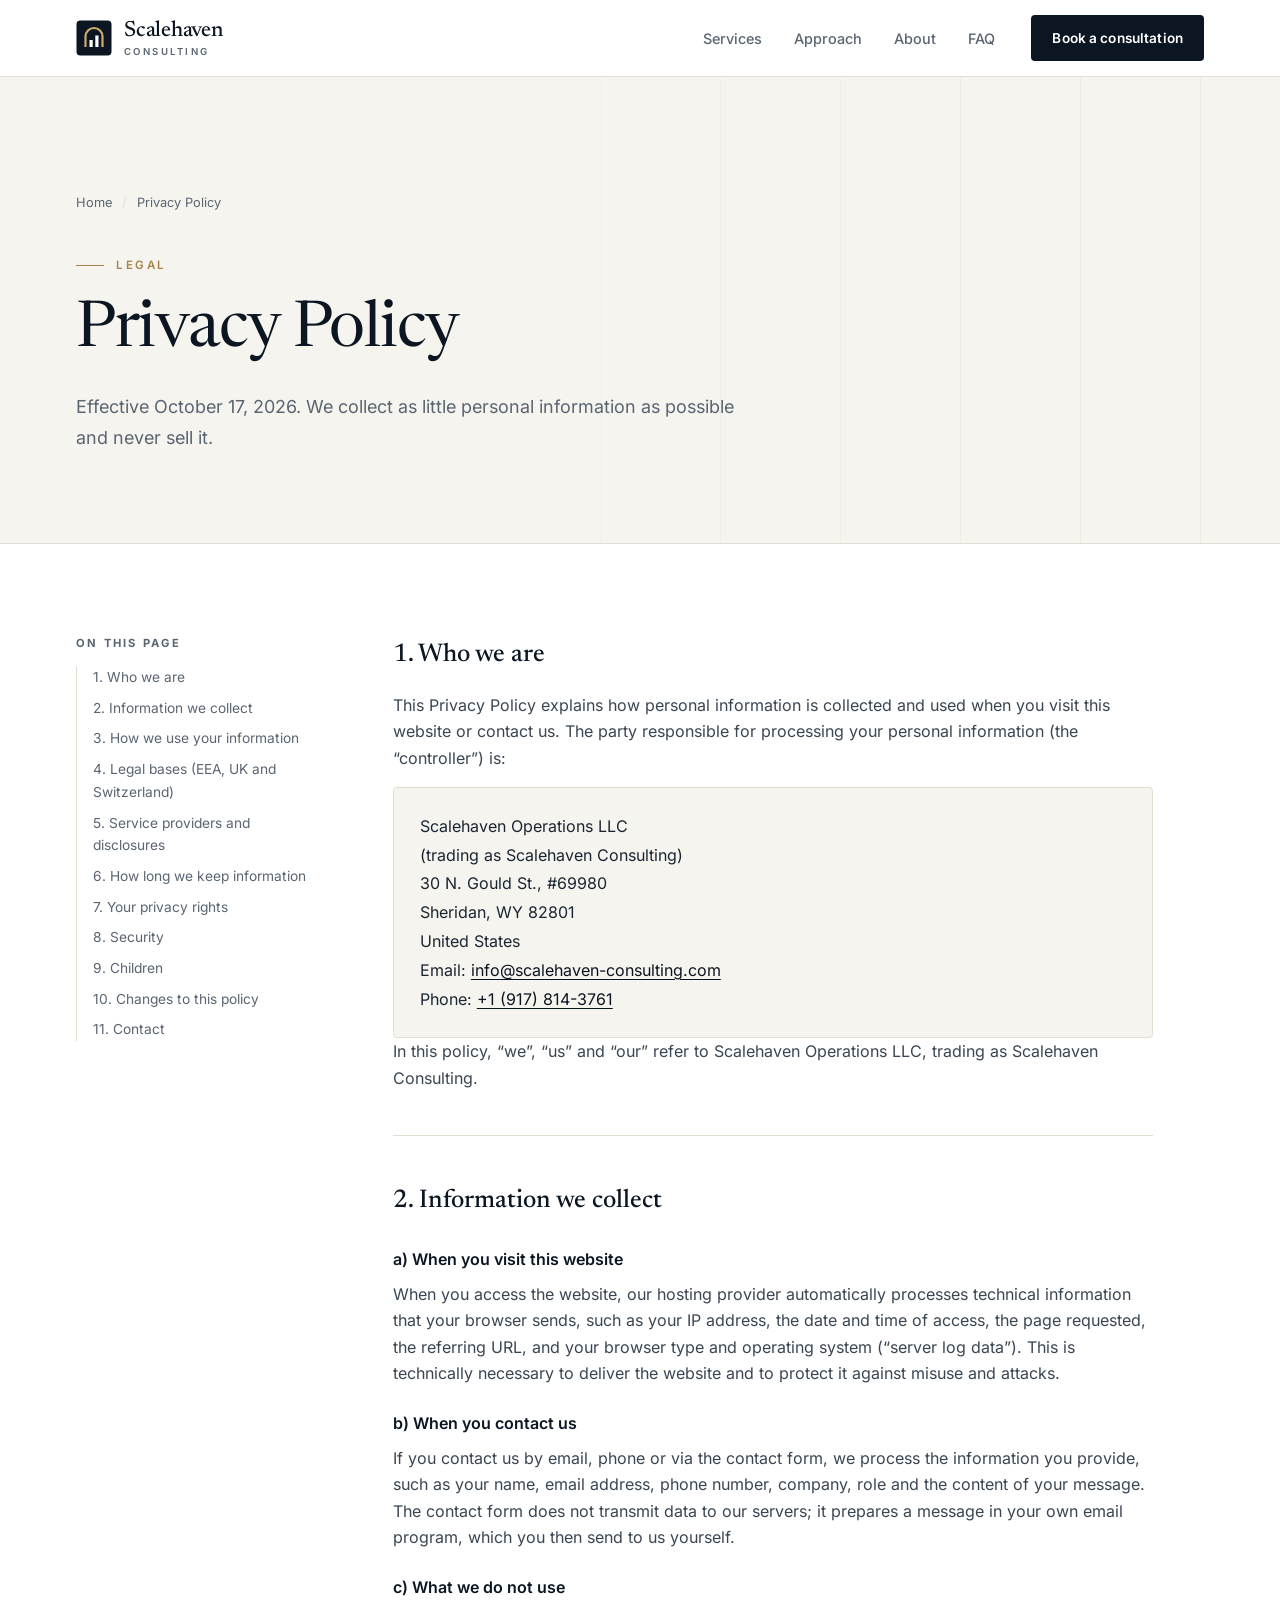
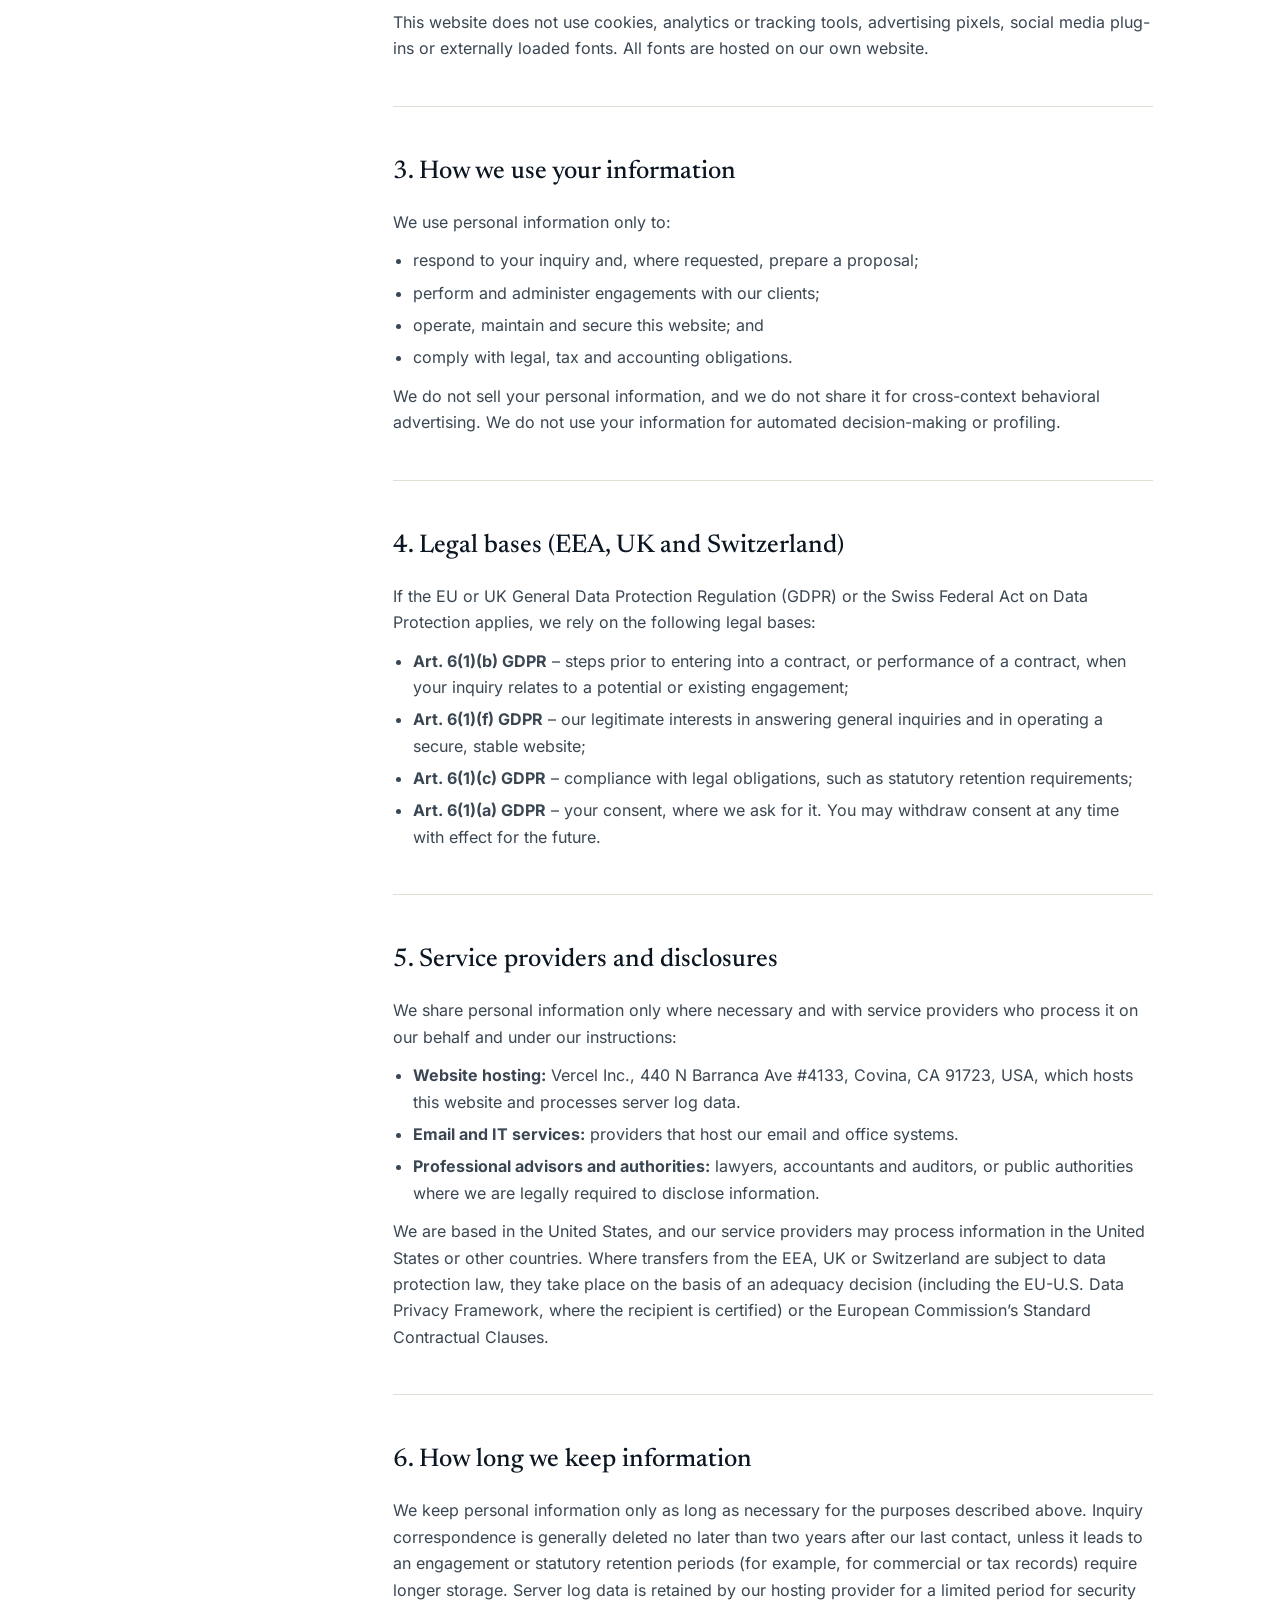
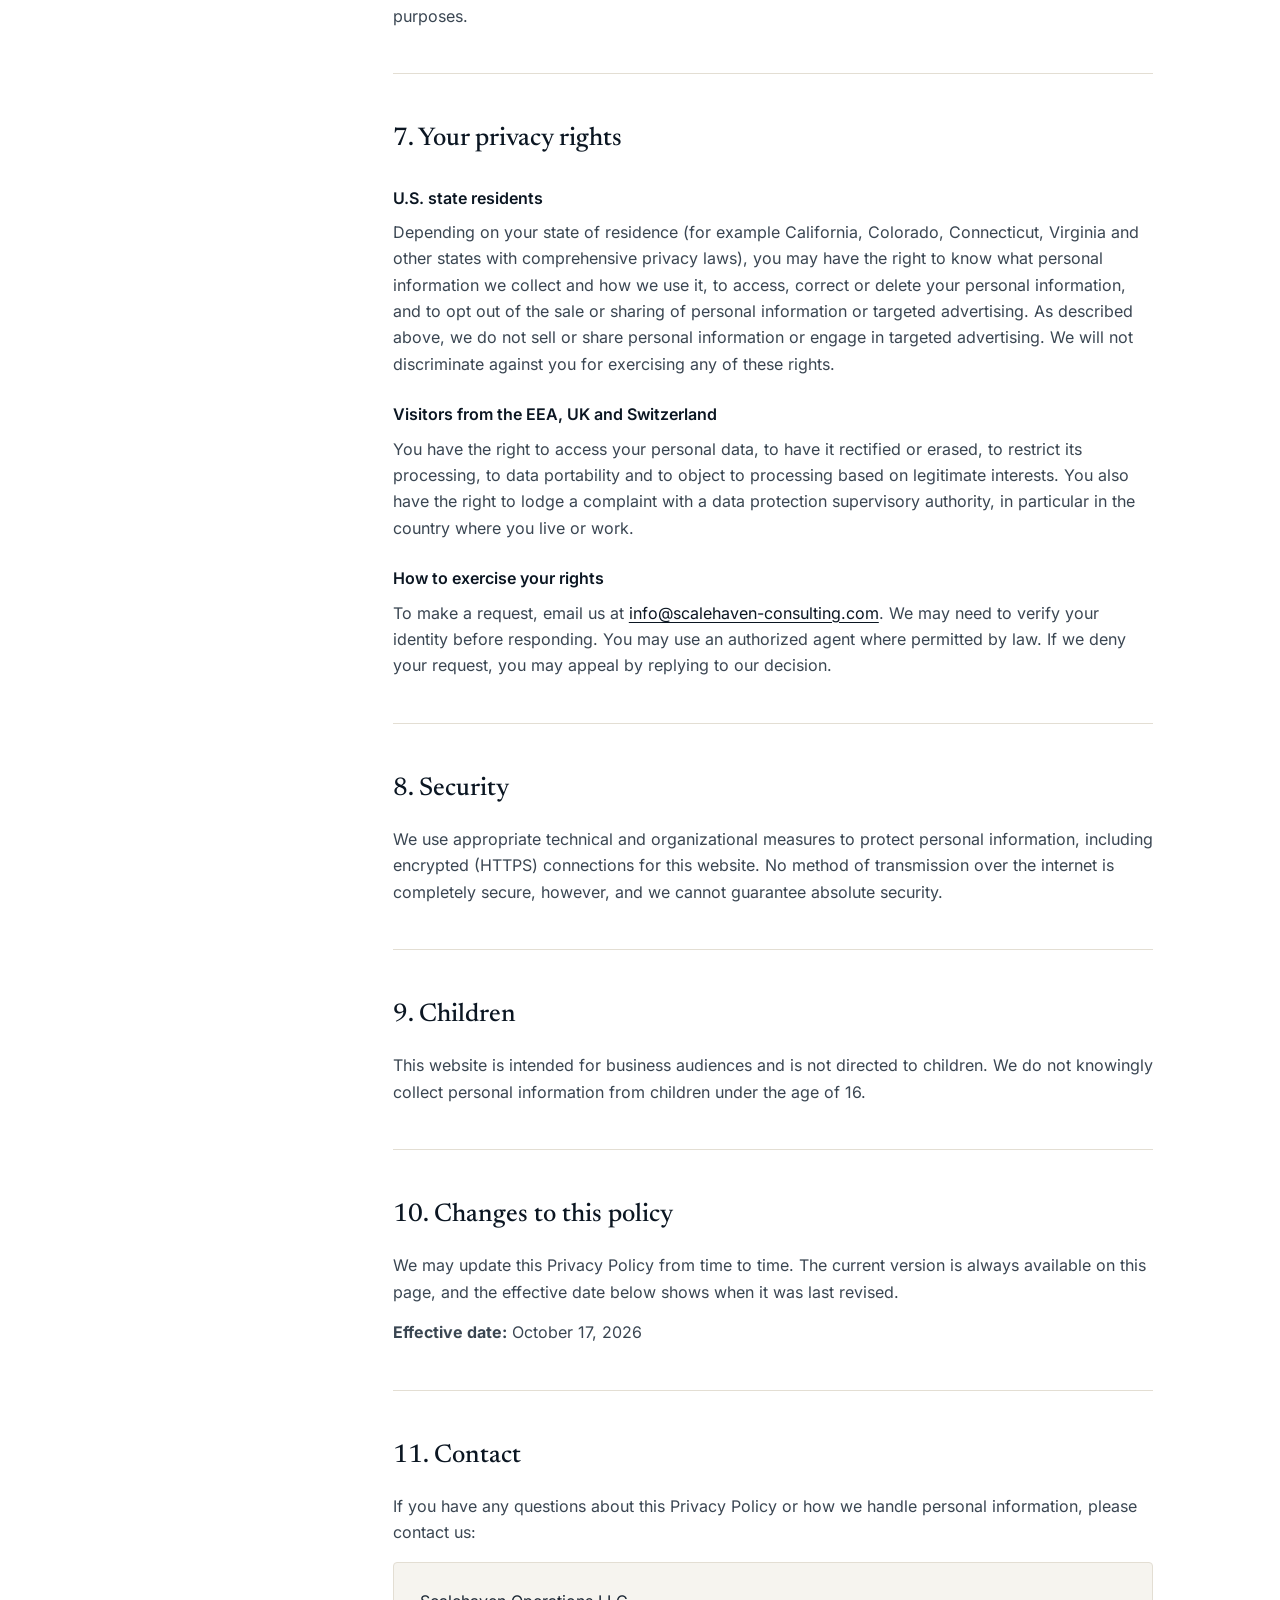
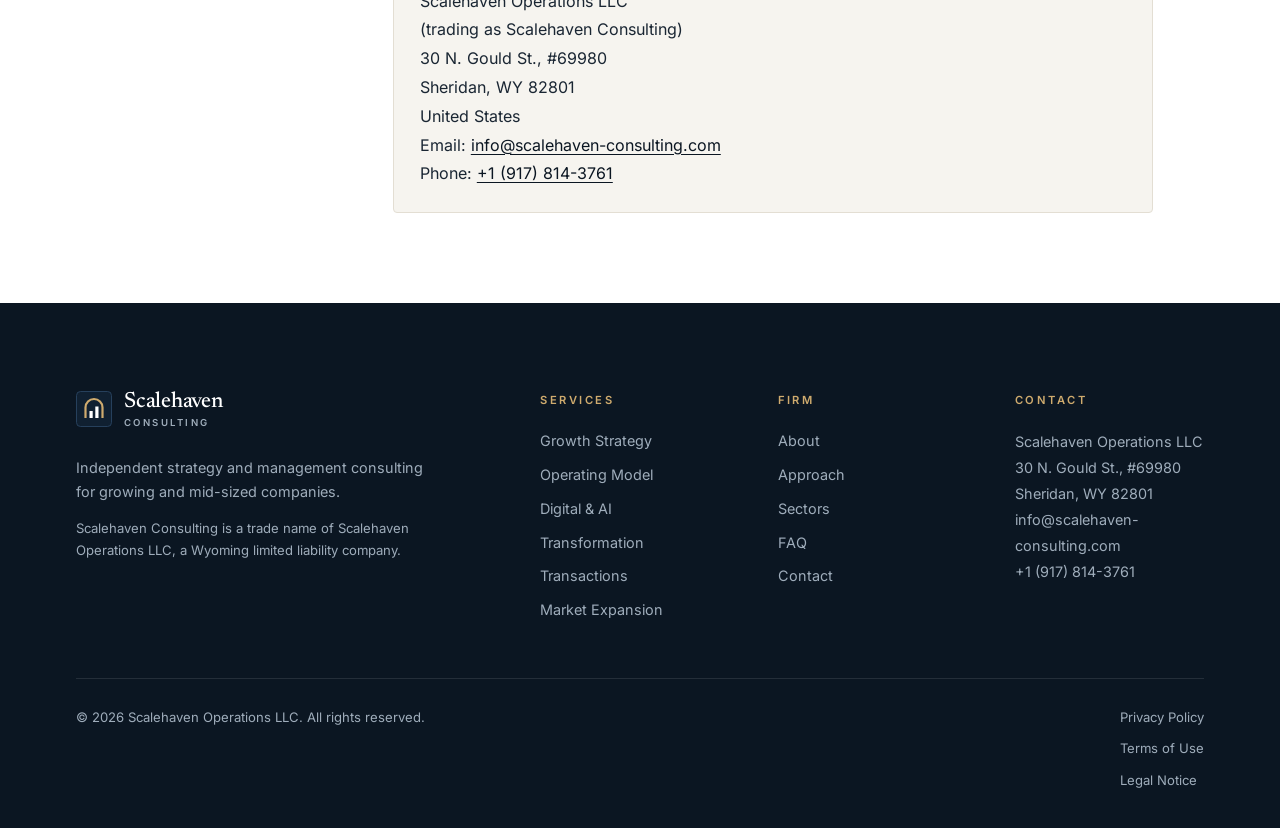
<file: privacy.html>
<!DOCTYPE html>
<html lang="en" class="no-js">
<head>
  <meta charset="utf-8">
  <meta name="viewport" content="width=device-width, initial-scale=1">
  <title>Privacy Policy | Scalehaven Consulting</title>
  <meta name="description" content="How Scalehaven Consulting collects, uses and protects personal information.">
  <link rel="canonical" href="https://www.scalehaven-consulting.com/privacy">
  <meta property="og:type" content="website">
  <meta property="og:site_name" content="Scalehaven Consulting">
  <meta property="og:title" content="Privacy Policy | Scalehaven Consulting">
  <meta property="og:description" content="How Scalehaven Consulting collects, uses and protects personal information.">
  <meta property="og:url" content="https://www.scalehaven-consulting.com/privacy">
  <meta property="og:image" content="https://www.scalehaven-consulting.com/assets/og-image.png">
  <meta property="og:image:width" content="1200">
  <meta property="og:image:height" content="630">
  <meta name="twitter:card" content="summary_large_image">
  <meta name="theme-color" content="#0b1622">
  <link rel="icon" href="/favicon.svg" type="image/svg+xml">
  <link rel="apple-touch-icon" href="/assets/apple-touch-icon.png">
  <link rel="preload" href="/assets/fonts/inter.woff2" as="font" type="font/woff2" crossorigin>
  <link rel="preload" href="/assets/fonts/newsreader.woff2" as="font" type="font/woff2" crossorigin>
  <link rel="stylesheet" href="/assets/css/styles.css">
  <script src="/assets/js/main.js" defer></script>
</head>
<body>
<a class="skip-link" href="#main">Skip to content</a>

<header class="site-header">
  <div class="wrap header-inner">
    <a class="brand" href="/" aria-label="Scalehaven Consulting – Home"><svg class="brand-mark" viewBox="0 0 36 36" aria-hidden="true"><rect x="0.5" y="0.5" width="35" height="35" rx="4" fill="#0b1622"/><path d="M9.5 27V16.5a8.5 8.5 0 0 1 17 0V27" fill="none" stroke="#cfab6e" stroke-width="2.2"/><rect x="13.5" y="20" width="3.2" height="7" fill="#ffffff"/><rect x="19.3" y="15.5" width="3.2" height="11.5" fill="#ffffff"/></svg><span class="brand-name">Scalehaven<small>Consulting</small></span></a>
    <button class="nav-toggle" type="button" aria-expanded="false" aria-controls="site-nav" aria-label="Open menu"><span></span></button>
    <nav class="nav" id="site-nav" aria-label="Main">
      <ul class="nav-list">
        <li><a href="/services">Services</a></li>
        <li><a href="/approach">Approach</a></li>
        <li><a href="/about">About</a></li>
        <li><a href="/#faq">FAQ</a></li>
      </ul>
      <a class="btn btn-primary btn-sm" href="/contact">Book a consultation</a>
    </nav>
  </div>
</header>

<main id="main">
  <section class="page-hero">
    <div class="wrap">
      <div class="page-hero-inner">
        <ol class="crumbs" aria-label="Breadcrumb"><li><a href="/">Home</a></li><li aria-current="page">Privacy Policy</li></ol>
        <p class="eyebrow">Legal</p>
        <h1 class="h1">Privacy Policy</h1>
        <p class="lead">Effective October 17, 2026. We collect as little personal information as possible and never sell it.</p>
      </div>
    </div>
  </section>
  <div class="wrap legal">
    <nav class="legal-toc" aria-label="On this page">
      <strong>On this page</strong>
      <ol>
          <li><a href="#who-we-are">1. Who we are</a></li>
          <li><a href="#collect">2. Information we collect</a></li>
          <li><a href="#use">3. How we use your information</a></li>
          <li><a href="#legal-bases">4. Legal bases (EEA, UK and Switzerland)</a></li>
          <li><a href="#sharing">5. Service providers and disclosures</a></li>
          <li><a href="#retention">6. How long we keep information</a></li>
          <li><a href="#rights">7. Your privacy rights</a></li>
          <li><a href="#security">8. Security</a></li>
          <li><a href="#children">9. Children</a></li>
          <li><a href="#changes">10. Changes to this policy</a></li>
          <li><a href="#contact">11. Contact</a></li>
      </ol>
    </nav>
    <div class="legal-body">
      <section id="who-we-are">
        <h2>1. Who we are</h2>
        <p>This Privacy Policy explains how personal information is collected and used when you visit this website or contact us. The party responsible for processing your personal information (the &ldquo;controller&rdquo;) is:</p>
        <div class="legal-card">
        <address>
          Scalehaven Operations LLC<br>
          (trading as Scalehaven Consulting)<br>
          30 N. Gould St., #69980<br>
          Sheridan, WY 82801<br>
          United States<br>
          Email: <a href="mailto:info@scalehaven-consulting.com">info@scalehaven-consulting.com</a><br>
          Phone: <a href="tel:+19178143761">+1 (917) 814-3761</a>
        </address>
        </div>
        <p>In this policy, &ldquo;we&rdquo;, &ldquo;us&rdquo; and &ldquo;our&rdquo; refer to Scalehaven Operations LLC, trading as Scalehaven Consulting.</p>
      </section>
      <section id="collect">
        <h2>2. Information we collect</h2>
        <h3>a) When you visit this website</h3>
        <p>When you access the website, our hosting provider automatically processes technical information that your browser sends, such as your IP address, the date and time of access, the page requested, the referring URL, and your browser type and operating system (&ldquo;server log data&rdquo;). This is technically necessary to deliver the website and to protect it against misuse and attacks.</p>
        <h3>b) When you contact us</h3>
        <p>If you contact us by email, phone or via the contact form, we process the information you provide, such as your name, email address, phone number, company, role and the content of your message. The contact form does not transmit data to our servers; it prepares a message in your own email program, which you then send to us yourself.</p>
        <h3>c) What we do not use</h3>
        <p>This website does not use cookies, analytics or tracking tools, advertising pixels, social media plug-ins or externally loaded fonts. All fonts are hosted on our own website.</p>
      </section>
      <section id="use">
        <h2>3. How we use your information</h2>
        <p>We use personal information only to:</p>
        <ul>
          <li>respond to your inquiry and, where requested, prepare a proposal;</li>
          <li>perform and administer engagements with our clients;</li>
          <li>operate, maintain and secure this website; and</li>
          <li>comply with legal, tax and accounting obligations.</li>
        </ul>
        <p>We do not sell your personal information, and we do not share it for cross-context behavioral advertising. We do not use your information for automated decision-making or profiling.</p>
      </section>
      <section id="legal-bases">
        <h2>4. Legal bases (EEA, UK and Switzerland)</h2>
        <p>If the EU or UK General Data Protection Regulation (GDPR) or the Swiss Federal Act on Data Protection applies, we rely on the following legal bases:</p>
        <ul>
          <li><strong>Art. 6(1)(b) GDPR</strong> &ndash; steps prior to entering into a contract, or performance of a contract, when your inquiry relates to a potential or existing engagement;</li>
          <li><strong>Art. 6(1)(f) GDPR</strong> &ndash; our legitimate interests in answering general inquiries and in operating a secure, stable website;</li>
          <li><strong>Art. 6(1)(c) GDPR</strong> &ndash; compliance with legal obligations, such as statutory retention requirements;</li>
          <li><strong>Art. 6(1)(a) GDPR</strong> &ndash; your consent, where we ask for it. You may withdraw consent at any time with effect for the future.</li>
        </ul>
      </section>
      <section id="sharing">
        <h2>5. Service providers and disclosures</h2>
        <p>We share personal information only where necessary and with service providers who process it on our behalf and under our instructions:</p>
        <ul>
          <li><strong>Website hosting:</strong> Vercel Inc., 440 N Barranca Ave #4133, Covina, CA 91723, USA, which hosts this website and processes server log data.</li>
          <li><strong>Email and IT services:</strong> providers that host our email and office systems.</li>
          <li><strong>Professional advisors and authorities:</strong> lawyers, accountants and auditors, or public authorities where we are legally required to disclose information.</li>
        </ul>
        <p>We are based in the United States, and our service providers may process information in the United States or other countries. Where transfers from the EEA, UK or Switzerland are subject to data protection law, they take place on the basis of an adequacy decision (including the EU-U.S. Data Privacy Framework, where the recipient is certified) or the European Commission&rsquo;s Standard Contractual Clauses.</p>
      </section>
      <section id="retention">
        <h2>6. How long we keep information</h2>
        <p>We keep personal information only as long as necessary for the purposes described above. Inquiry correspondence is generally deleted no later than two years after our last contact, unless it leads to an engagement or statutory retention periods (for example, for commercial or tax records) require longer storage. Server log data is retained by our hosting provider for a limited period for security purposes.</p>
      </section>
      <section id="rights">
        <h2>7. Your privacy rights</h2>
        <h3>U.S. state residents</h3>
        <p>Depending on your state of residence (for example California, Colorado, Connecticut, Virginia and other states with comprehensive privacy laws), you may have the right to know what personal information we collect and how we use it, to access, correct or delete your personal information, and to opt out of the sale or sharing of personal information or targeted advertising. As described above, we do not sell or share personal information or engage in targeted advertising. We will not discriminate against you for exercising any of these rights.</p>
        <h3>Visitors from the EEA, UK and Switzerland</h3>
        <p>You have the right to access your personal data, to have it rectified or erased, to restrict its processing, to data portability and to object to processing based on legitimate interests. You also have the right to lodge a complaint with a data protection supervisory authority, in particular in the country where you live or work.</p>
        <h3>How to exercise your rights</h3>
        <p>To make a request, email us at <a href="mailto:info@scalehaven-consulting.com">info@scalehaven-consulting.com</a>. We may need to verify your identity before responding. You may use an authorized agent where permitted by law. If we deny your request, you may appeal by replying to our decision.</p>
      </section>
      <section id="security">
        <h2>8. Security</h2>
        <p>We use appropriate technical and organizational measures to protect personal information, including encrypted (HTTPS) connections for this website. No method of transmission over the internet is completely secure, however, and we cannot guarantee absolute security.</p>
      </section>
      <section id="children">
        <h2>9. Children</h2>
        <p>This website is intended for business audiences and is not directed to children. We do not knowingly collect personal information from children under the age of 16.</p>
      </section>
      <section id="changes">
        <h2>10. Changes to this policy</h2>
        <p>We may update this Privacy Policy from time to time. The current version is always available on this page, and the effective date below shows when it was last revised.</p>
        <p><strong>Effective date:</strong> October 17, 2026</p>
      </section>
      <section id="contact">
        <h2>11. Contact</h2>
        <p>If you have any questions about this Privacy Policy or how we handle personal information, please contact us:</p>
        <div class="legal-card">
        <address>
          Scalehaven Operations LLC<br>
          (trading as Scalehaven Consulting)<br>
          30 N. Gould St., #69980<br>
          Sheridan, WY 82801<br>
          United States<br>
          Email: <a href="mailto:info@scalehaven-consulting.com">info@scalehaven-consulting.com</a><br>
          Phone: <a href="tel:+19178143761">+1 (917) 814-3761</a>
        </address>
        </div>
      </section>
    </div>
  </div>
</main>

<footer class="footer">
  <div class="wrap">
    <div class="footer-grid">
      <div class="footer-about">
        <a class="brand" href="/" aria-label="Scalehaven Consulting – Home"><svg class="brand-mark" viewBox="0 0 36 36" aria-hidden="true"><rect x="0.5" y="0.5" width="35" height="35" rx="4" fill="#102031" stroke="#26405c"/><path d="M9.5 27V16.5a8.5 8.5 0 0 1 17 0V27" fill="none" stroke="#cfab6e" stroke-width="2.2"/><rect x="13.5" y="20" width="3.2" height="7" fill="#ffffff"/><rect x="19.3" y="15.5" width="3.2" height="11.5" fill="#ffffff"/></svg><span class="brand-name">Scalehaven<small>Consulting</small></span></a>
        <p>Independent strategy and management consulting for growing and mid-sized companies.</p>
        <p>Scalehaven Consulting is a trade name of Scalehaven Operations LLC, a Wyoming limited liability company.</p>
      </div>
      <div>
        <h2>Services</h2>
        <ul>
          <li><a href="/services#strategy">Growth Strategy</a></li>
          <li><a href="/services#operations">Operating Model</a></li>
          <li><a href="/services#digital">Digital &amp; AI</a></li>
          <li><a href="/services#transformation">Transformation</a></li>
          <li><a href="/services#transactions">Transactions</a></li>
          <li><a href="/services#expansion">Market Expansion</a></li>
        </ul>
      </div>
      <div>
        <h2>Firm</h2>
        <ul>
          <li><a href="/about">About</a></li>
          <li><a href="/approach">Approach</a></li>
          <li><a href="/#sectors">Sectors</a></li>
          <li><a href="/#faq">FAQ</a></li>
          <li><a href="/contact">Contact</a></li>
        </ul>
      </div>
      <div>
        <h2>Contact</h2>
        <address>
          Scalehaven Operations LLC<br>
          30 N. Gould St., #69980<br>
          Sheridan, WY 82801<br>
          <a href="mailto:info@scalehaven-consulting.com">info@scalehaven-consulting.com</a><br>
          <a href="tel:+19178143761">+1 (917) 814-3761</a>
        </address>
      </div>
    </div>
    <div class="footer-bottom">
      <p>&copy; <span data-year>2026</span> Scalehaven Operations LLC. All rights reserved.</p>
      <ul class="footer-legal">
        <li><a href="/privacy">Privacy Policy</a></li>
        <li><a href="/terms">Terms of Use</a></li>
        <li><a href="/legal-notice">Legal Notice</a></li>
      </ul>
    </div>
  </div>
</footer>
</body>
</html>
</file>
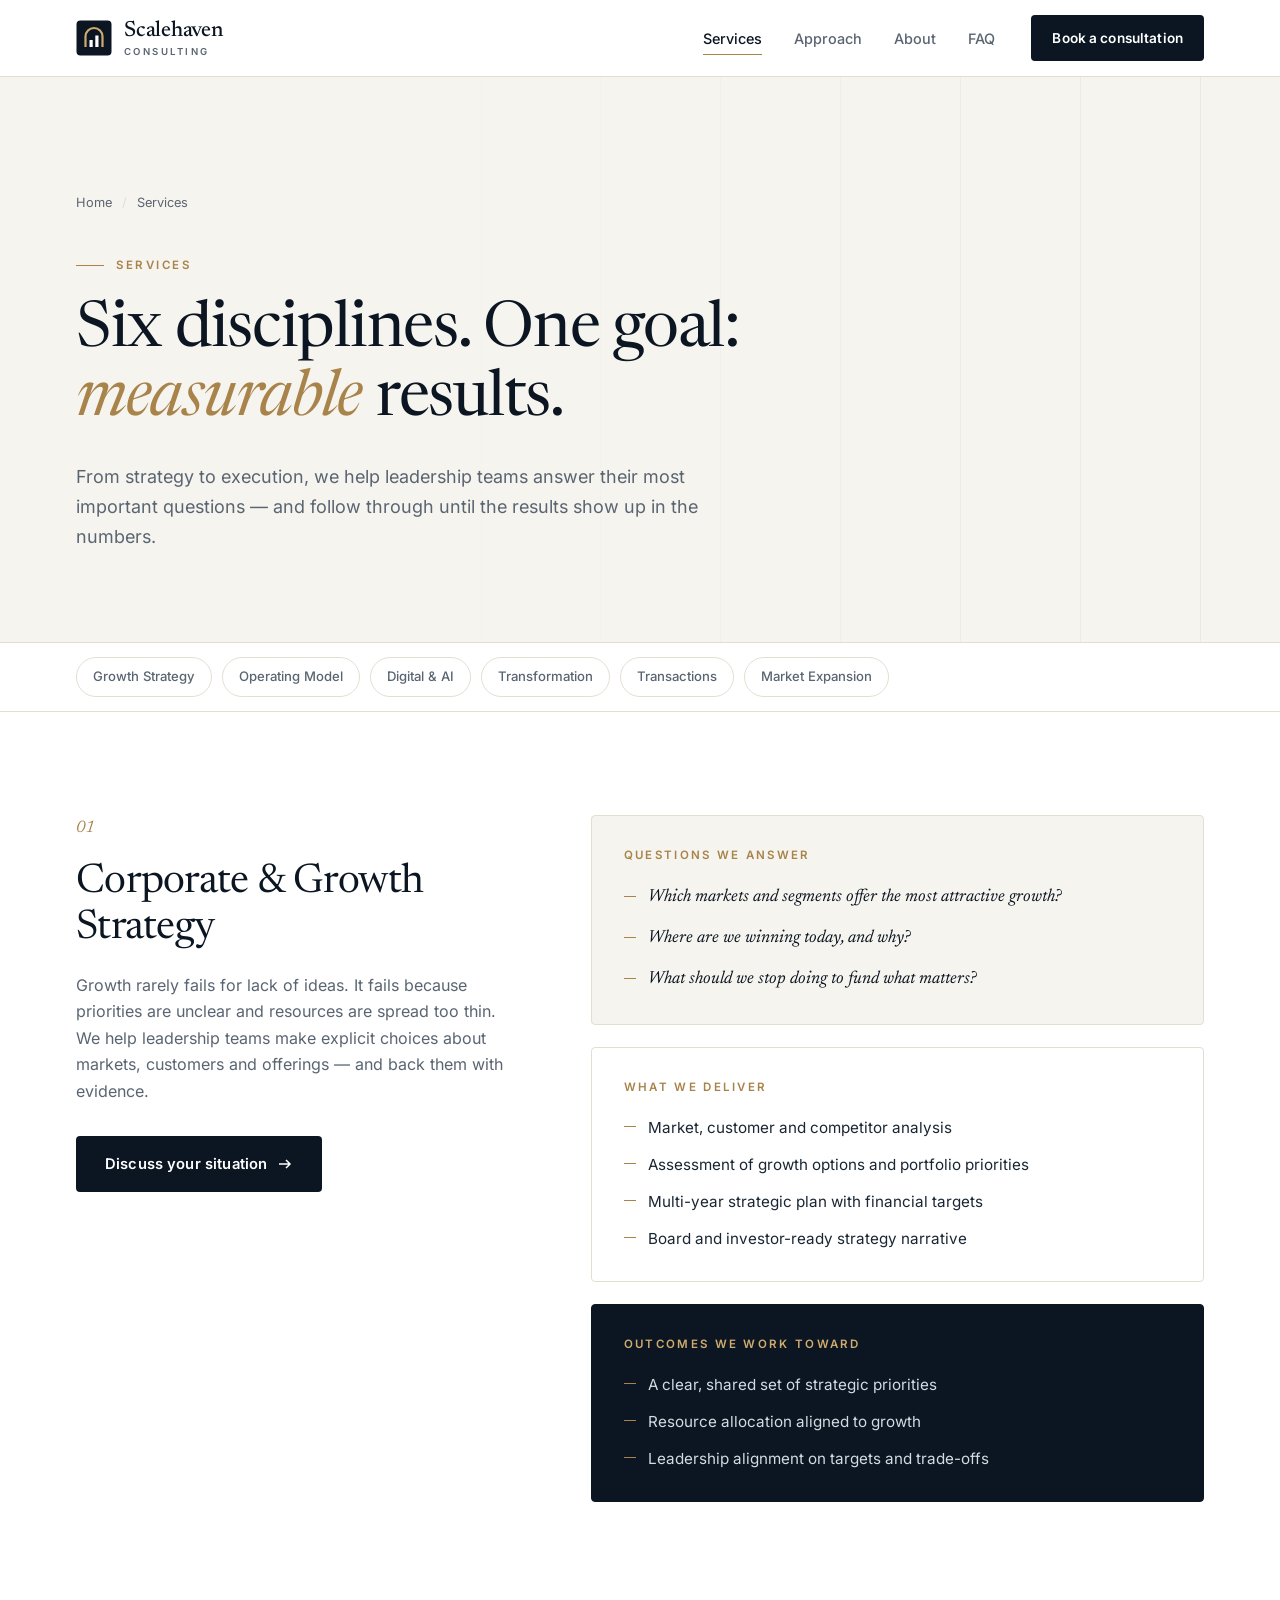
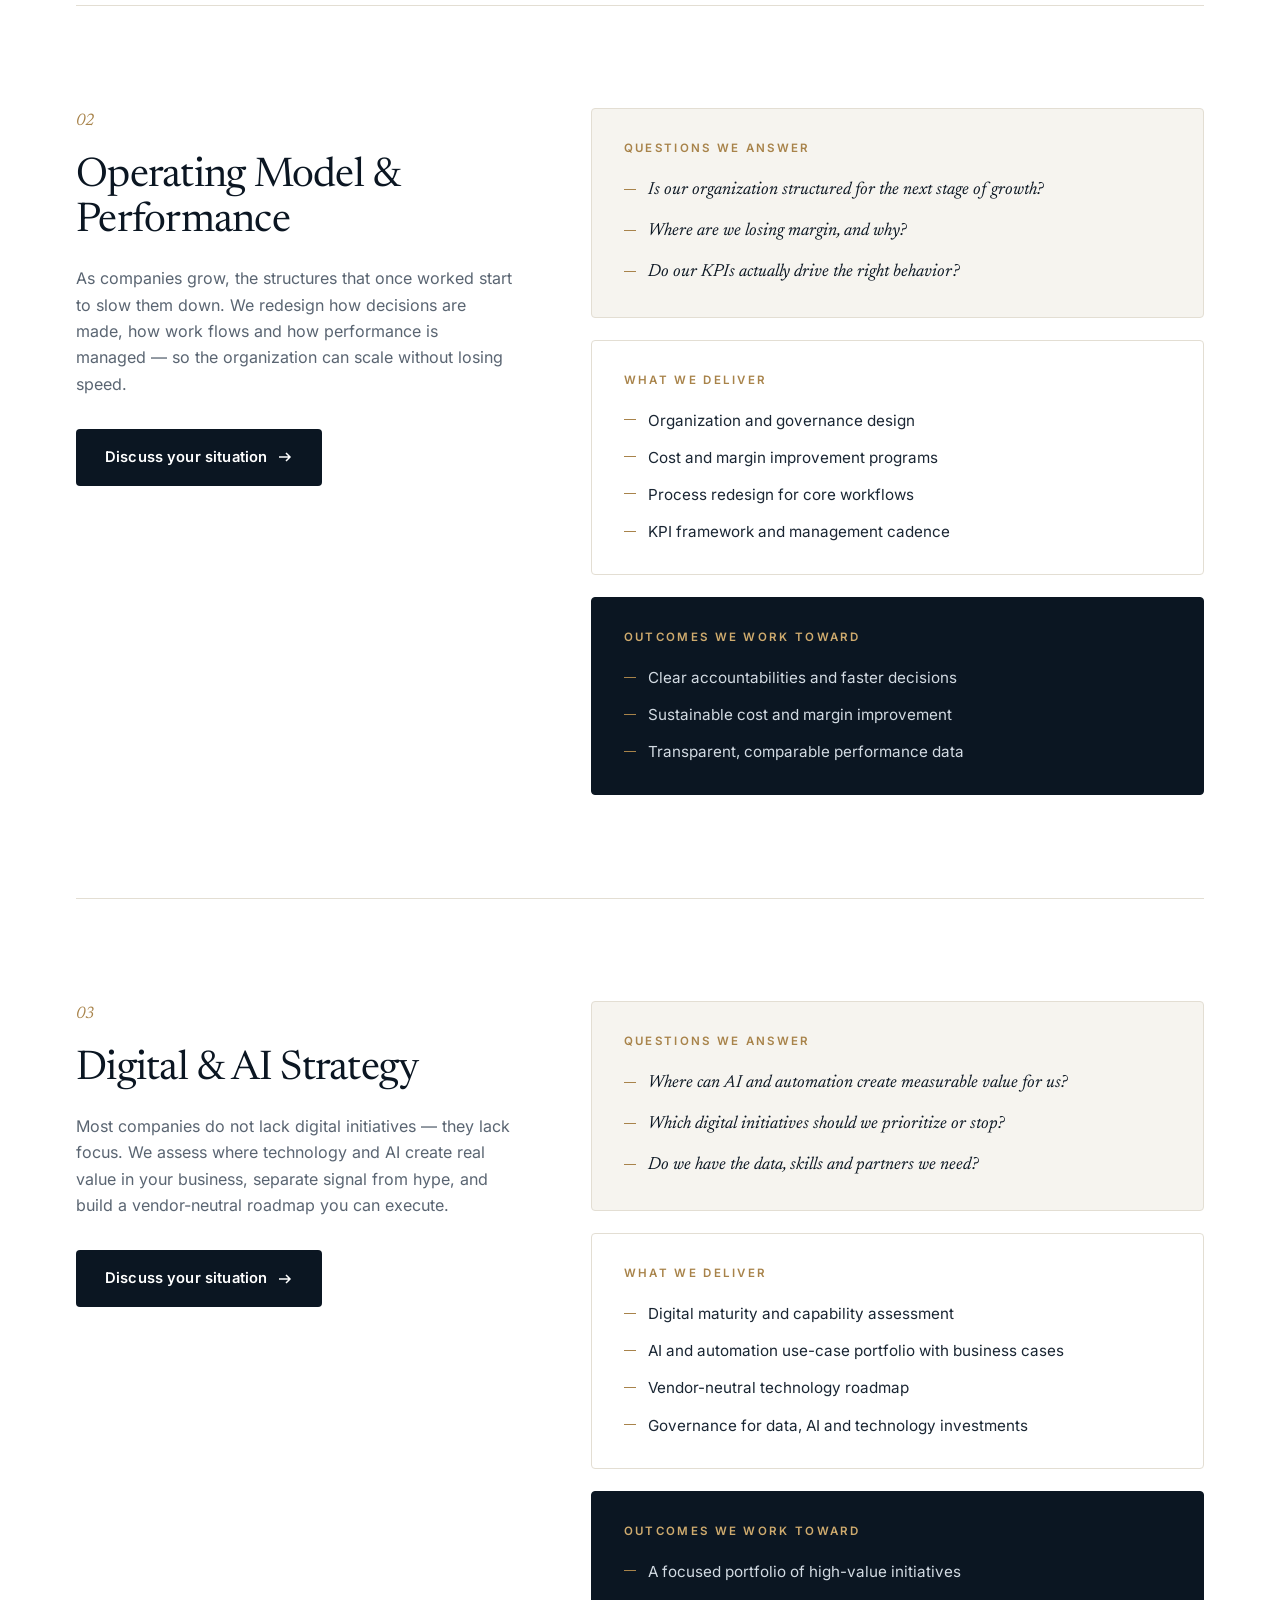
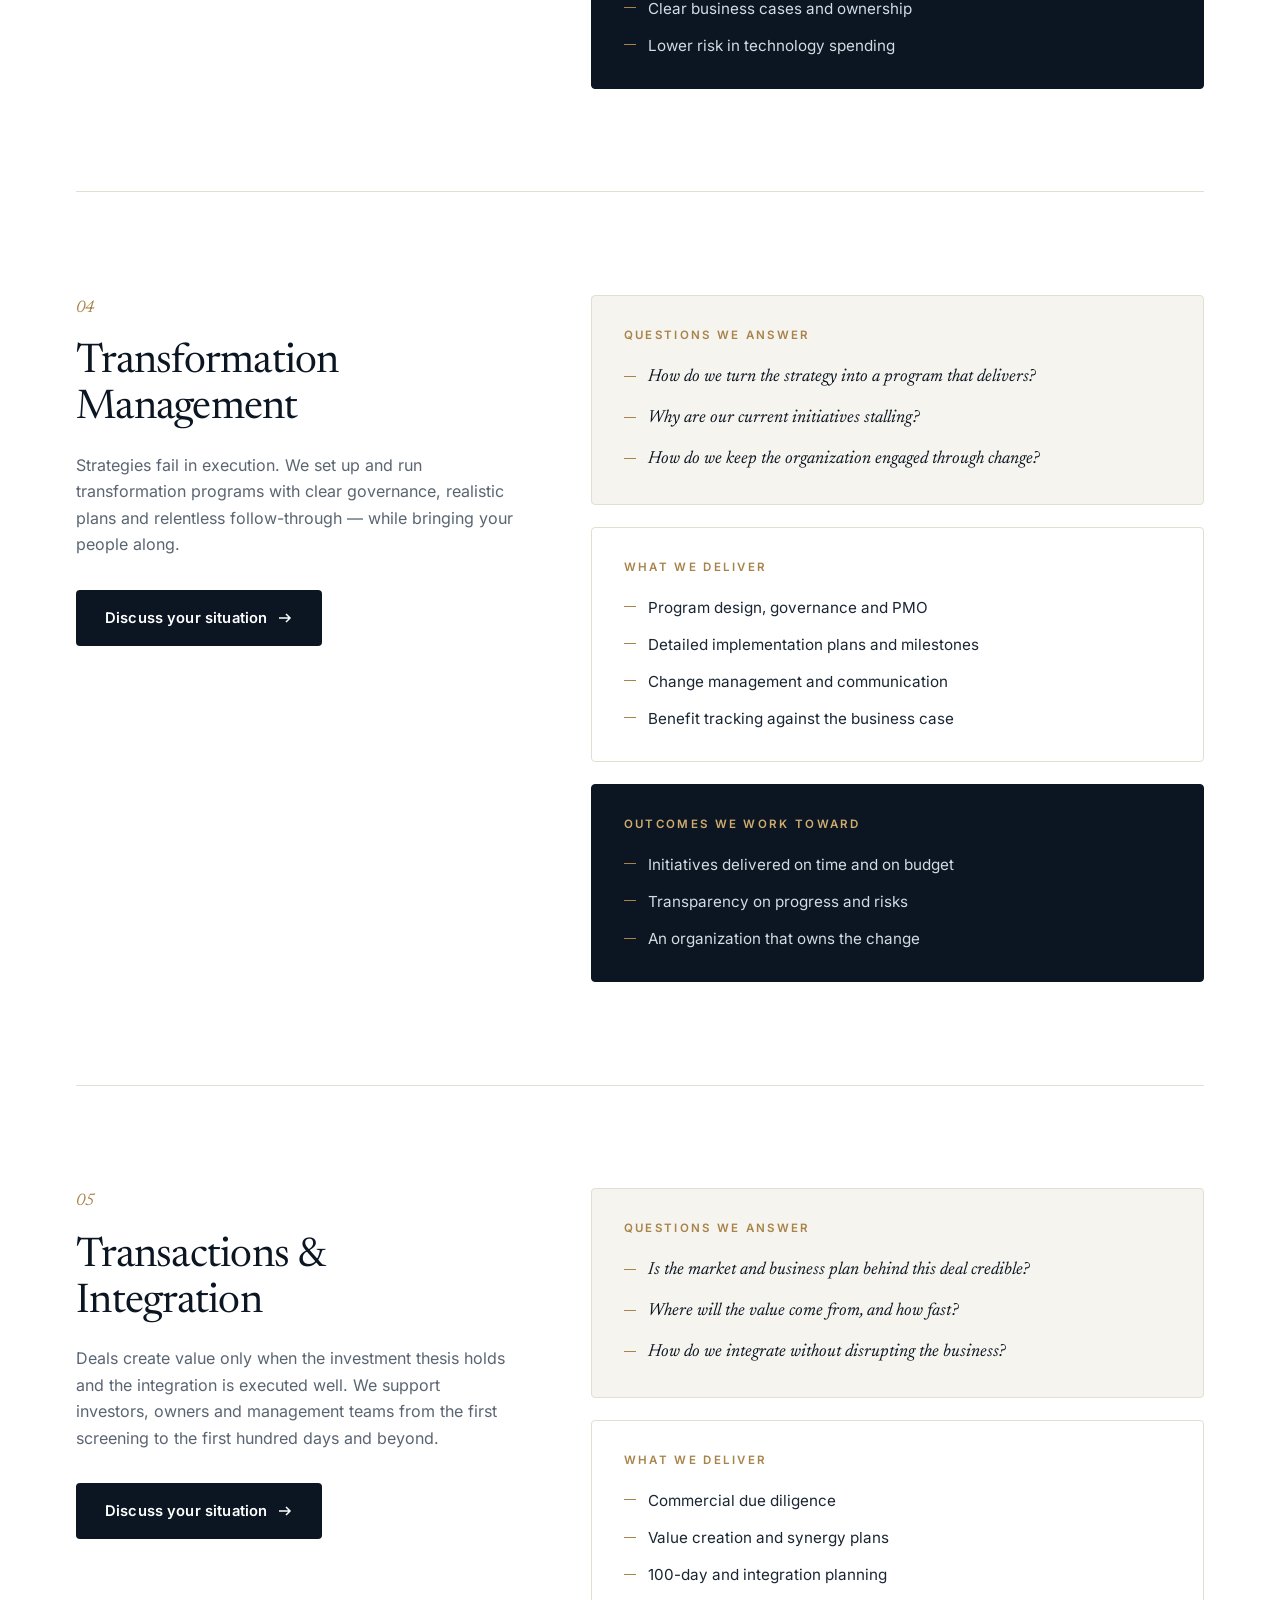
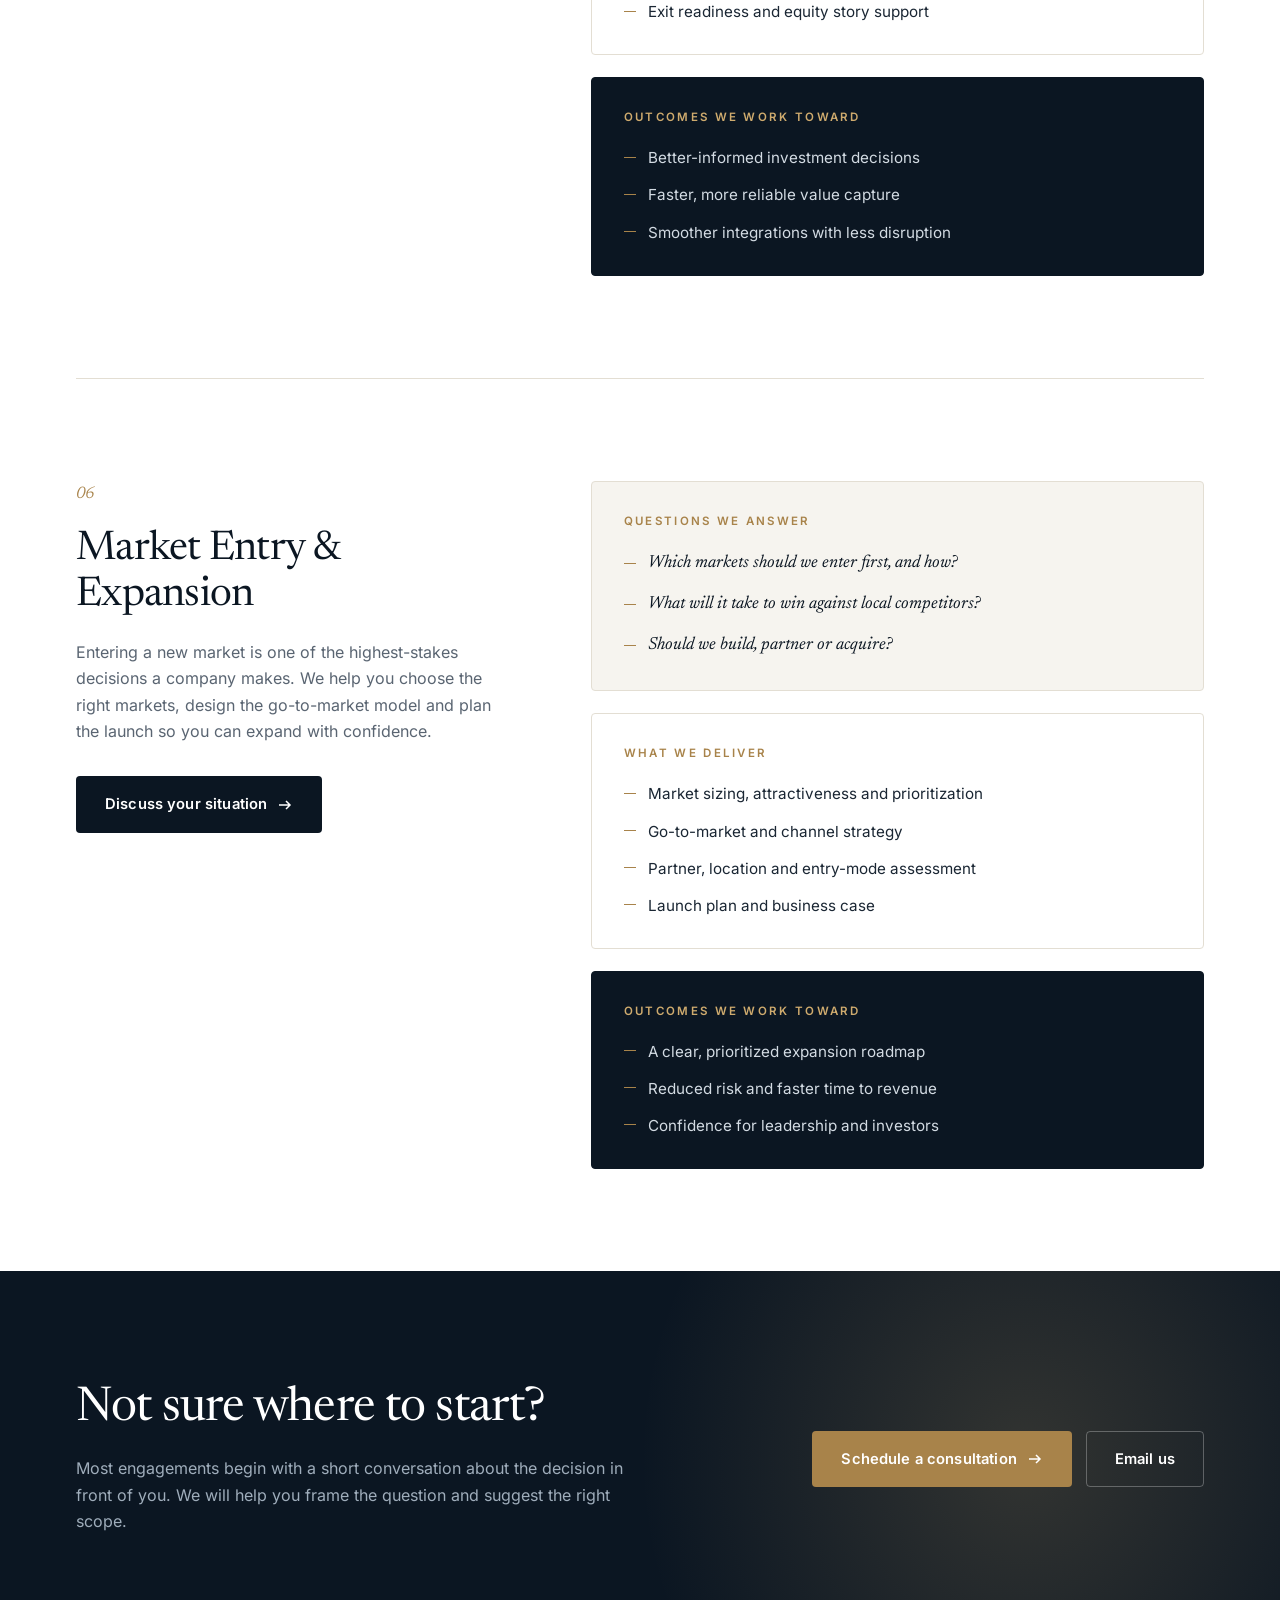
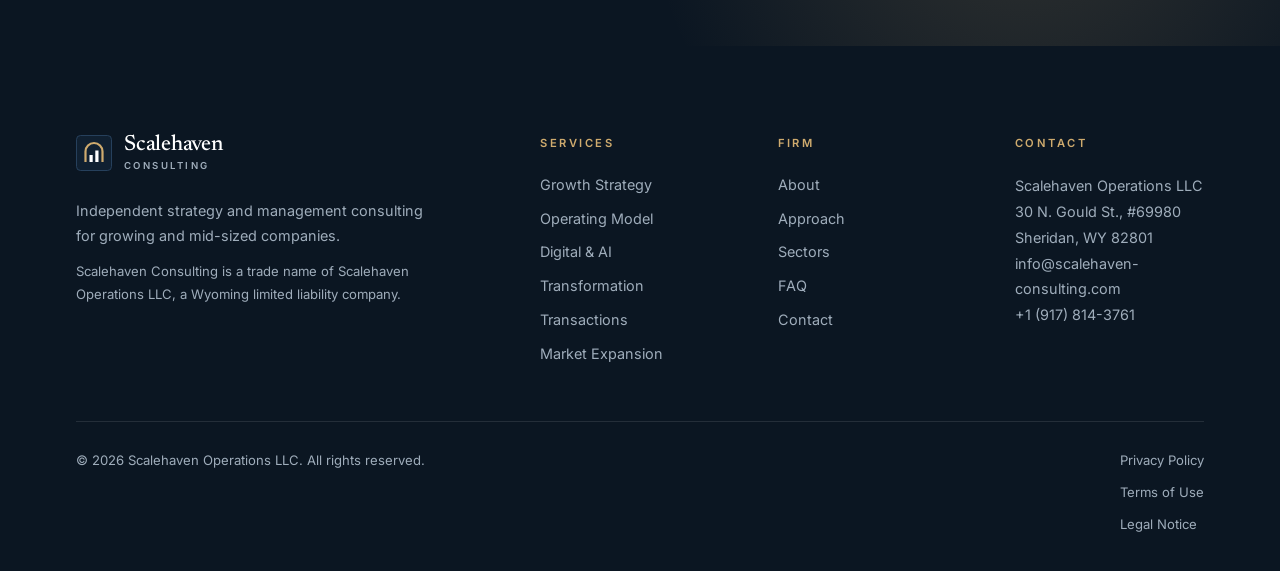
<file: services.html>
<!DOCTYPE html>
<html lang="en" class="no-js">
<head>
  <meta charset="utf-8">
  <meta name="viewport" content="width=device-width, initial-scale=1">
  <title>Services | Scalehaven Consulting</title>
  <meta name="description" content="Strategy, operating model, digital and AI, transformation, transactions and market expansion services from Scalehaven Consulting.">
  <link rel="canonical" href="https://www.scalehaven-consulting.com/services">
  <meta property="og:type" content="website">
  <meta property="og:site_name" content="Scalehaven Consulting">
  <meta property="og:title" content="Services | Scalehaven Consulting">
  <meta property="og:description" content="Strategy, operating model, digital and AI, transformation, transactions and market expansion services from Scalehaven Consulting.">
  <meta property="og:url" content="https://www.scalehaven-consulting.com/services">
  <meta property="og:image" content="https://www.scalehaven-consulting.com/assets/og-image.png">
  <meta property="og:image:width" content="1200">
  <meta property="og:image:height" content="630">
  <meta name="twitter:card" content="summary_large_image">
  <meta name="theme-color" content="#0b1622">
  <link rel="icon" href="/favicon.svg" type="image/svg+xml">
  <link rel="apple-touch-icon" href="/assets/apple-touch-icon.png">
  <link rel="preload" href="/assets/fonts/inter.woff2" as="font" type="font/woff2" crossorigin>
  <link rel="preload" href="/assets/fonts/newsreader.woff2" as="font" type="font/woff2" crossorigin>
  <link rel="stylesheet" href="/assets/css/styles.css">
  <script src="/assets/js/main.js" defer></script>
</head>
<body>
<a class="skip-link" href="#main">Skip to content</a>

<header class="site-header">
  <div class="wrap header-inner">
    <a class="brand" href="/" aria-label="Scalehaven Consulting – Home"><svg class="brand-mark" viewBox="0 0 36 36" aria-hidden="true"><rect x="0.5" y="0.5" width="35" height="35" rx="4" fill="#0b1622"/><path d="M9.5 27V16.5a8.5 8.5 0 0 1 17 0V27" fill="none" stroke="#cfab6e" stroke-width="2.2"/><rect x="13.5" y="20" width="3.2" height="7" fill="#ffffff"/><rect x="19.3" y="15.5" width="3.2" height="11.5" fill="#ffffff"/></svg><span class="brand-name">Scalehaven<small>Consulting</small></span></a>
    <button class="nav-toggle" type="button" aria-expanded="false" aria-controls="site-nav" aria-label="Open menu"><span></span></button>
    <nav class="nav" id="site-nav" aria-label="Main">
      <ul class="nav-list">
        <li><a href="/services" aria-current="page">Services</a></li>
        <li><a href="/approach">Approach</a></li>
        <li><a href="/about">About</a></li>
        <li><a href="/#faq">FAQ</a></li>
      </ul>
      <a class="btn btn-primary btn-sm" href="/contact">Book a consultation</a>
    </nav>
  </div>
</header>

<main id="main">
  <section class="page-hero">
    <div class="wrap">
      <div class="page-hero-inner">
        <ol class="crumbs" aria-label="Breadcrumb"><li><a href="/">Home</a></li><li aria-current="page">Services</li></ol>
        <p class="eyebrow">Services</p>
        <h1 class="h1">Six disciplines. One goal: <em>measurable</em> results.</h1>
        <p class="lead">From strategy to execution, we help leadership teams answer their most important questions&nbsp;&mdash; and follow through until the results show up in the numbers.</p>
      </div>
    </div>
  </section>

  <nav class="svc-nav" aria-label="Services">
    <div class="wrap">
      <ul>
        <li><a href="#strategy">Growth Strategy</a></li>
        <li><a href="#operations">Operating Model</a></li>
        <li><a href="#digital">Digital &amp; AI</a></li>
        <li><a href="#transformation">Transformation</a></li>
        <li><a href="#transactions">Transactions</a></li>
        <li><a href="#expansion">Market Expansion</a></li>
      </ul>
    </div>
  </nav>

  <div class="wrap">
    <article class="svc" id="strategy">
      <div class="svc-intro reveal">
        <span class="card-num">01</span>
        <h2 class="h2">Corporate &amp; Growth Strategy</h2>
        <p>Growth rarely fails for lack of ideas. It fails because priorities are unclear and resources are spread too thin. We help leadership teams make explicit choices about markets, customers and offerings&nbsp;&mdash; and back them with evidence.</p>
        <a class="btn btn-primary" href="/contact">Discuss your situation <svg viewBox="0 0 16 16" fill="none" stroke="currentColor" stroke-width="1.5" aria-hidden="true"><path d="M2 8h11M9 4l4 4-4 4"/></svg></a>
      </div>
      <div class="svc-detail reveal">
        <div class="svc-box is-questions">
          <h3>Questions we answer</h3>
          <ul>
              <li>Which markets and segments offer the most attractive growth?</li>
              <li>Where are we winning today, and why?</li>
              <li>What should we stop doing to fund what matters?</li>
          </ul>
        </div>
        <div class="svc-box">
          <h3>What we deliver</h3>
          <ul>
              <li>Market, customer and competitor analysis</li>
              <li>Assessment of growth options and portfolio priorities</li>
              <li>Multi-year strategic plan with financial targets</li>
              <li>Board and investor-ready strategy narrative</li>
          </ul>
        </div>
        <div class="svc-box is-ink">
          <h3>Outcomes we work toward</h3>
          <ul>
              <li>A clear, shared set of strategic priorities</li>
              <li>Resource allocation aligned to growth</li>
              <li>Leadership alignment on targets and trade-offs</li>
          </ul>
        </div>
      </div>
    </article>
    <article class="svc" id="operations">
      <div class="svc-intro reveal">
        <span class="card-num">02</span>
        <h2 class="h2">Operating Model &amp; Performance</h2>
        <p>As companies grow, the structures that once worked start to slow them down. We redesign how decisions are made, how work flows and how performance is managed&nbsp;&mdash; so the organization can scale without losing speed.</p>
        <a class="btn btn-primary" href="/contact">Discuss your situation <svg viewBox="0 0 16 16" fill="none" stroke="currentColor" stroke-width="1.5" aria-hidden="true"><path d="M2 8h11M9 4l4 4-4 4"/></svg></a>
      </div>
      <div class="svc-detail reveal">
        <div class="svc-box is-questions">
          <h3>Questions we answer</h3>
          <ul>
              <li>Is our organization structured for the next stage of growth?</li>
              <li>Where are we losing margin, and why?</li>
              <li>Do our KPIs actually drive the right behavior?</li>
          </ul>
        </div>
        <div class="svc-box">
          <h3>What we deliver</h3>
          <ul>
              <li>Organization and governance design</li>
              <li>Cost and margin improvement programs</li>
              <li>Process redesign for core workflows</li>
              <li>KPI framework and management cadence</li>
          </ul>
        </div>
        <div class="svc-box is-ink">
          <h3>Outcomes we work toward</h3>
          <ul>
              <li>Clear accountabilities and faster decisions</li>
              <li>Sustainable cost and margin improvement</li>
              <li>Transparent, comparable performance data</li>
          </ul>
        </div>
      </div>
    </article>
    <article class="svc" id="digital">
      <div class="svc-intro reveal">
        <span class="card-num">03</span>
        <h2 class="h2">Digital &amp; AI Strategy</h2>
        <p>Most companies do not lack digital initiatives&nbsp;&mdash; they lack focus. We assess where technology and AI create real value in your business, separate signal from hype, and build a vendor-neutral roadmap you can execute.</p>
        <a class="btn btn-primary" href="/contact">Discuss your situation <svg viewBox="0 0 16 16" fill="none" stroke="currentColor" stroke-width="1.5" aria-hidden="true"><path d="M2 8h11M9 4l4 4-4 4"/></svg></a>
      </div>
      <div class="svc-detail reveal">
        <div class="svc-box is-questions">
          <h3>Questions we answer</h3>
          <ul>
              <li>Where can AI and automation create measurable value for us?</li>
              <li>Which digital initiatives should we prioritize or stop?</li>
              <li>Do we have the data, skills and partners we need?</li>
          </ul>
        </div>
        <div class="svc-box">
          <h3>What we deliver</h3>
          <ul>
              <li>Digital maturity and capability assessment</li>
              <li>AI and automation use-case portfolio with business cases</li>
              <li>Vendor-neutral technology roadmap</li>
              <li>Governance for data, AI and technology investments</li>
          </ul>
        </div>
        <div class="svc-box is-ink">
          <h3>Outcomes we work toward</h3>
          <ul>
              <li>A focused portfolio of high-value initiatives</li>
              <li>Clear business cases and ownership</li>
              <li>Lower risk in technology spending</li>
          </ul>
        </div>
      </div>
    </article>
    <article class="svc" id="transformation">
      <div class="svc-intro reveal">
        <span class="card-num">04</span>
        <h2 class="h2">Transformation Management</h2>
        <p>Strategies fail in execution. We set up and run transformation programs with clear governance, realistic plans and relentless follow-through&nbsp;&mdash; while bringing your people along.</p>
        <a class="btn btn-primary" href="/contact">Discuss your situation <svg viewBox="0 0 16 16" fill="none" stroke="currentColor" stroke-width="1.5" aria-hidden="true"><path d="M2 8h11M9 4l4 4-4 4"/></svg></a>
      </div>
      <div class="svc-detail reveal">
        <div class="svc-box is-questions">
          <h3>Questions we answer</h3>
          <ul>
              <li>How do we turn the strategy into a program that delivers?</li>
              <li>Why are our current initiatives stalling?</li>
              <li>How do we keep the organization engaged through change?</li>
          </ul>
        </div>
        <div class="svc-box">
          <h3>What we deliver</h3>
          <ul>
              <li>Program design, governance and PMO</li>
              <li>Detailed implementation plans and milestones</li>
              <li>Change management and communication</li>
              <li>Benefit tracking against the business case</li>
          </ul>
        </div>
        <div class="svc-box is-ink">
          <h3>Outcomes we work toward</h3>
          <ul>
              <li>Initiatives delivered on time and on budget</li>
              <li>Transparency on progress and risks</li>
              <li>An organization that owns the change</li>
          </ul>
        </div>
      </div>
    </article>
    <article class="svc" id="transactions">
      <div class="svc-intro reveal">
        <span class="card-num">05</span>
        <h2 class="h2">Transactions &amp; Integration</h2>
        <p>Deals create value only when the investment thesis holds and the integration is executed well. We support investors, owners and management teams from the first screening to the first hundred days and beyond.</p>
        <a class="btn btn-primary" href="/contact">Discuss your situation <svg viewBox="0 0 16 16" fill="none" stroke="currentColor" stroke-width="1.5" aria-hidden="true"><path d="M2 8h11M9 4l4 4-4 4"/></svg></a>
      </div>
      <div class="svc-detail reveal">
        <div class="svc-box is-questions">
          <h3>Questions we answer</h3>
          <ul>
              <li>Is the market and business plan behind this deal credible?</li>
              <li>Where will the value come from, and how fast?</li>
              <li>How do we integrate without disrupting the business?</li>
          </ul>
        </div>
        <div class="svc-box">
          <h3>What we deliver</h3>
          <ul>
              <li>Commercial due diligence</li>
              <li>Value creation and synergy plans</li>
              <li>100-day and integration planning</li>
              <li>Exit readiness and equity story support</li>
          </ul>
        </div>
        <div class="svc-box is-ink">
          <h3>Outcomes we work toward</h3>
          <ul>
              <li>Better-informed investment decisions</li>
              <li>Faster, more reliable value capture</li>
              <li>Smoother integrations with less disruption</li>
          </ul>
        </div>
      </div>
    </article>
    <article class="svc" id="expansion">
      <div class="svc-intro reveal">
        <span class="card-num">06</span>
        <h2 class="h2">Market Entry &amp; Expansion</h2>
        <p>Entering a new market is one of the highest-stakes decisions a company makes. We help you choose the right markets, design the go-to-market model and plan the launch so you can expand with confidence.</p>
        <a class="btn btn-primary" href="/contact">Discuss your situation <svg viewBox="0 0 16 16" fill="none" stroke="currentColor" stroke-width="1.5" aria-hidden="true"><path d="M2 8h11M9 4l4 4-4 4"/></svg></a>
      </div>
      <div class="svc-detail reveal">
        <div class="svc-box is-questions">
          <h3>Questions we answer</h3>
          <ul>
              <li>Which markets should we enter first, and how?</li>
              <li>What will it take to win against local competitors?</li>
              <li>Should we build, partner or acquire?</li>
          </ul>
        </div>
        <div class="svc-box">
          <h3>What we deliver</h3>
          <ul>
              <li>Market sizing, attractiveness and prioritization</li>
              <li>Go-to-market and channel strategy</li>
              <li>Partner, location and entry-mode assessment</li>
              <li>Launch plan and business case</li>
          </ul>
        </div>
        <div class="svc-box is-ink">
          <h3>Outcomes we work toward</h3>
          <ul>
              <li>A clear, prioritized expansion roadmap</li>
              <li>Reduced risk and faster time to revenue</li>
              <li>Confidence for leadership and investors</li>
          </ul>
        </div>
      </div>
    </article>
  </div>

  <section class="cta" aria-labelledby="cta-title">
    <div class="wrap cta-inner reveal">
      <div>
        <h2 class="h2" id="cta-title">Not sure where to start?</h2>
        <p>Most engagements begin with a short conversation about the decision in front of you. We will help you frame the question and suggest the right scope.</p>
      </div>
      <div class="cta-actions">
        <a class="btn btn-brass" href="/contact">Schedule a consultation <svg viewBox="0 0 16 16" fill="none" stroke="currentColor" stroke-width="1.5" aria-hidden="true"><path d="M2 8h11M9 4l4 4-4 4"/></svg></a>
        <a class="btn btn-ghost-light" href="mailto:info@scalehaven-consulting.com">Email us</a>
      </div>
    </div>
  </section>

</main>

<footer class="footer">
  <div class="wrap">
    <div class="footer-grid">
      <div class="footer-about">
        <a class="brand" href="/" aria-label="Scalehaven Consulting – Home"><svg class="brand-mark" viewBox="0 0 36 36" aria-hidden="true"><rect x="0.5" y="0.5" width="35" height="35" rx="4" fill="#102031" stroke="#26405c"/><path d="M9.5 27V16.5a8.5 8.5 0 0 1 17 0V27" fill="none" stroke="#cfab6e" stroke-width="2.2"/><rect x="13.5" y="20" width="3.2" height="7" fill="#ffffff"/><rect x="19.3" y="15.5" width="3.2" height="11.5" fill="#ffffff"/></svg><span class="brand-name">Scalehaven<small>Consulting</small></span></a>
        <p>Independent strategy and management consulting for growing and mid-sized companies.</p>
        <p>Scalehaven Consulting is a trade name of Scalehaven Operations LLC, a Wyoming limited liability company.</p>
      </div>
      <div>
        <h2>Services</h2>
        <ul>
          <li><a href="/services#strategy">Growth Strategy</a></li>
          <li><a href="/services#operations">Operating Model</a></li>
          <li><a href="/services#digital">Digital &amp; AI</a></li>
          <li><a href="/services#transformation">Transformation</a></li>
          <li><a href="/services#transactions">Transactions</a></li>
          <li><a href="/services#expansion">Market Expansion</a></li>
        </ul>
      </div>
      <div>
        <h2>Firm</h2>
        <ul>
          <li><a href="/about">About</a></li>
          <li><a href="/approach">Approach</a></li>
          <li><a href="/#sectors">Sectors</a></li>
          <li><a href="/#faq">FAQ</a></li>
          <li><a href="/contact">Contact</a></li>
        </ul>
      </div>
      <div>
        <h2>Contact</h2>
        <address>
          Scalehaven Operations LLC<br>
          30 N. Gould St., #69980<br>
          Sheridan, WY 82801<br>
          <a href="mailto:info@scalehaven-consulting.com">info@scalehaven-consulting.com</a><br>
          <a href="tel:+19178143761">+1 (917) 814-3761</a>
        </address>
      </div>
    </div>
    <div class="footer-bottom">
      <p>&copy; <span data-year>2026</span> Scalehaven Operations LLC. All rights reserved.</p>
      <ul class="footer-legal">
        <li><a href="/privacy">Privacy Policy</a></li>
        <li><a href="/terms">Terms of Use</a></li>
        <li><a href="/legal-notice">Legal Notice</a></li>
      </ul>
    </div>
  </div>
</footer>
</body>
</html>
</file>
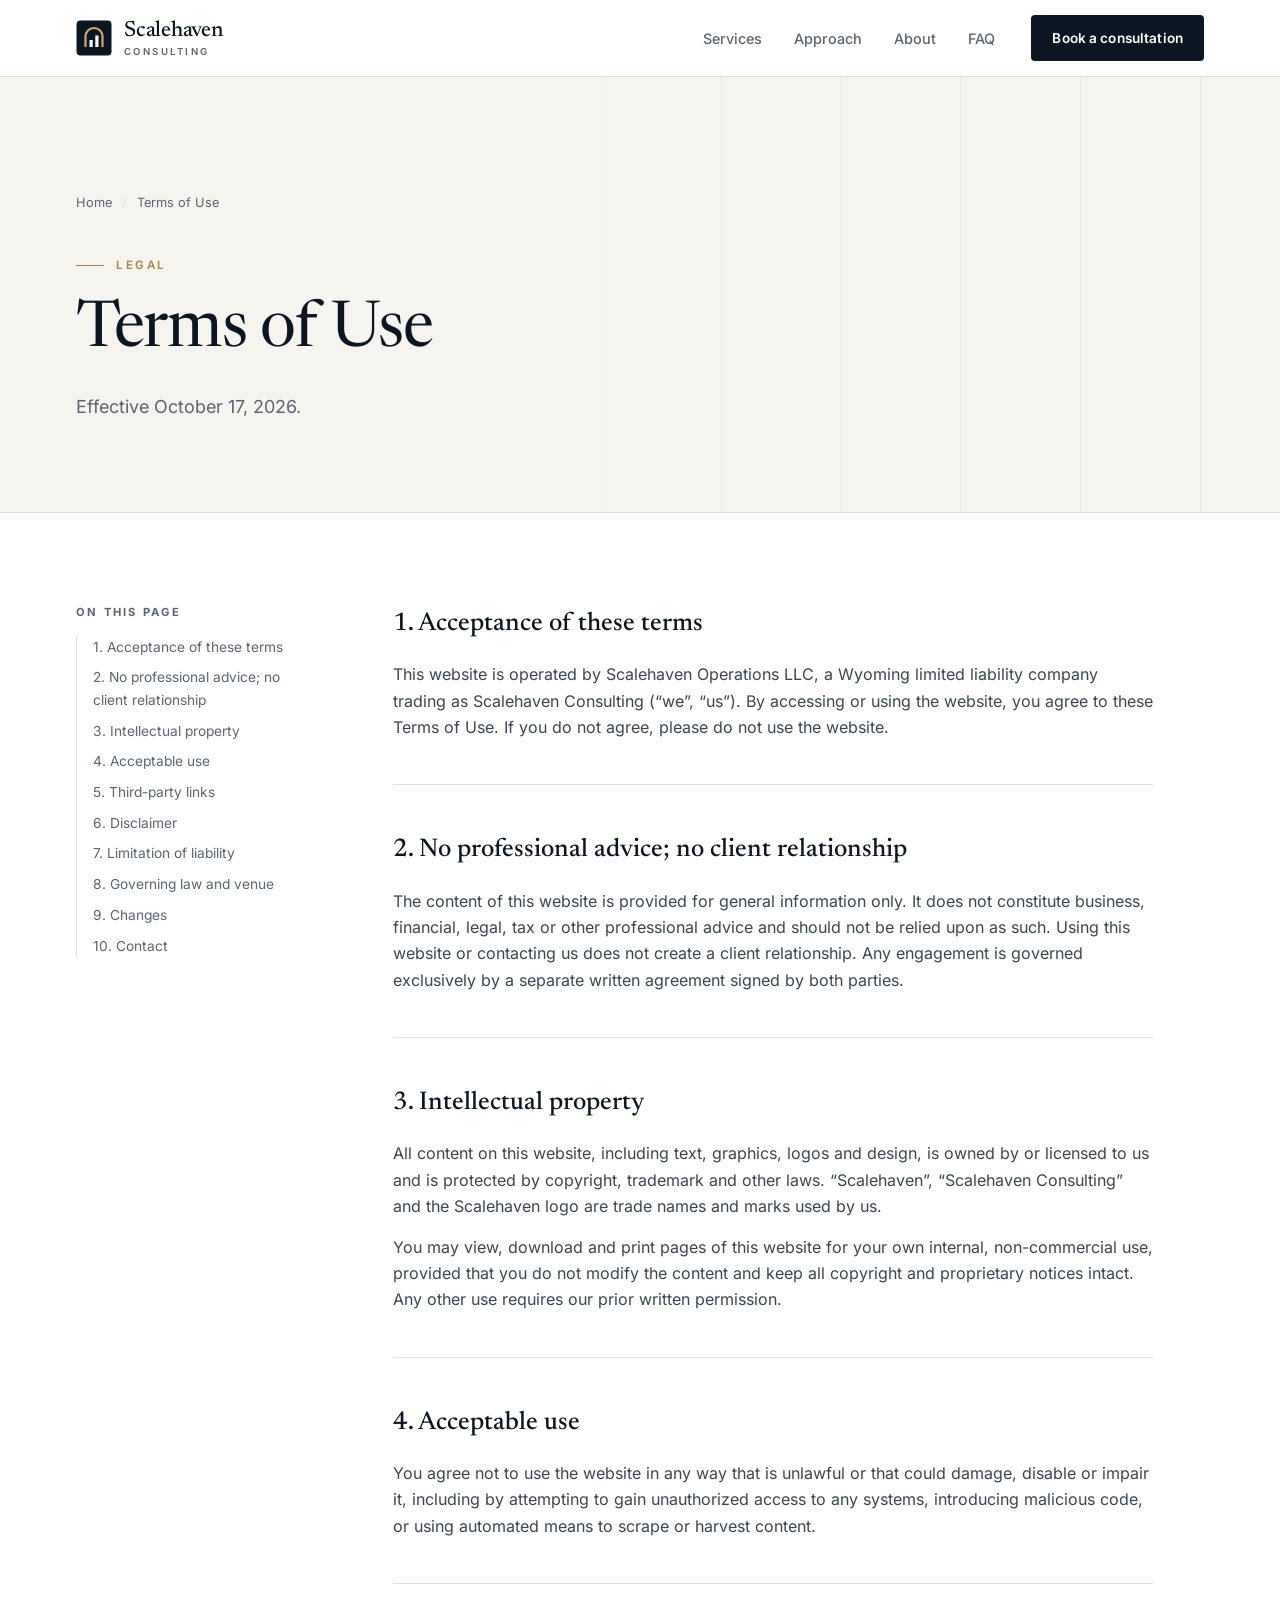
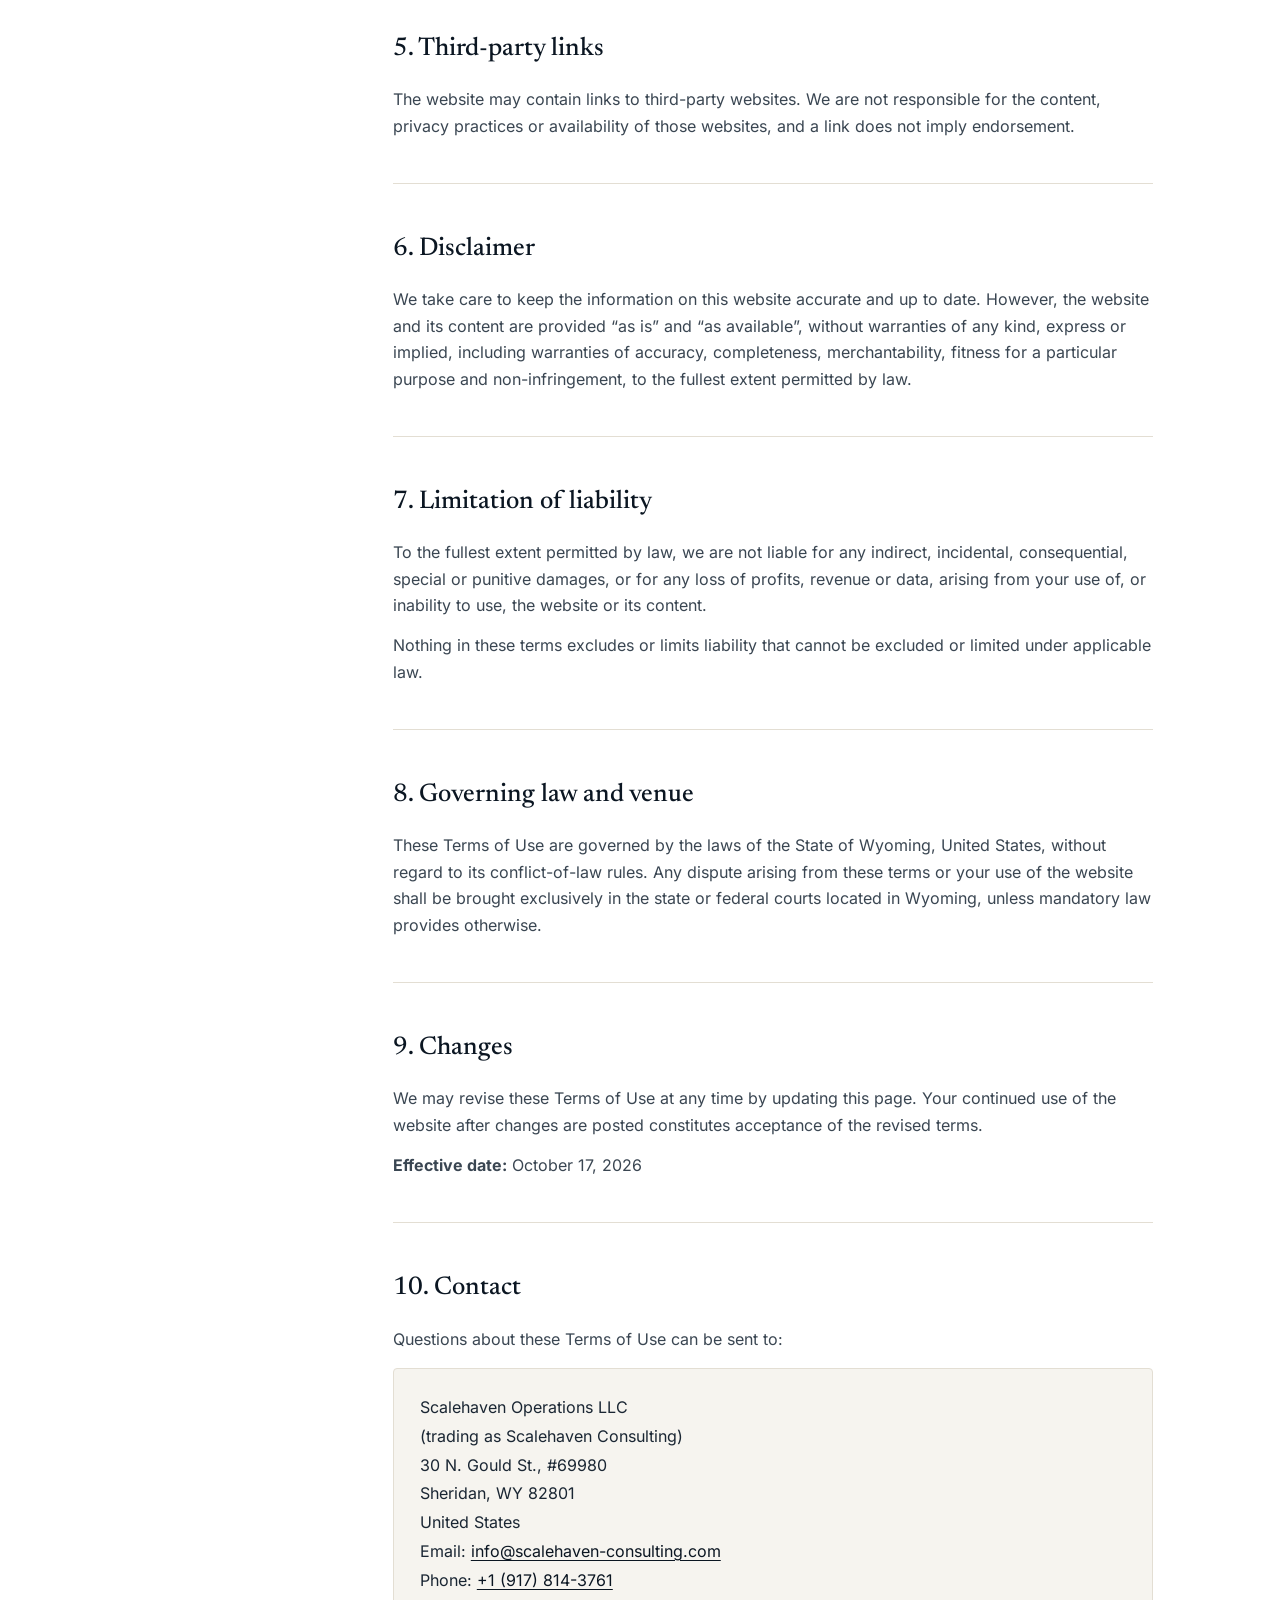
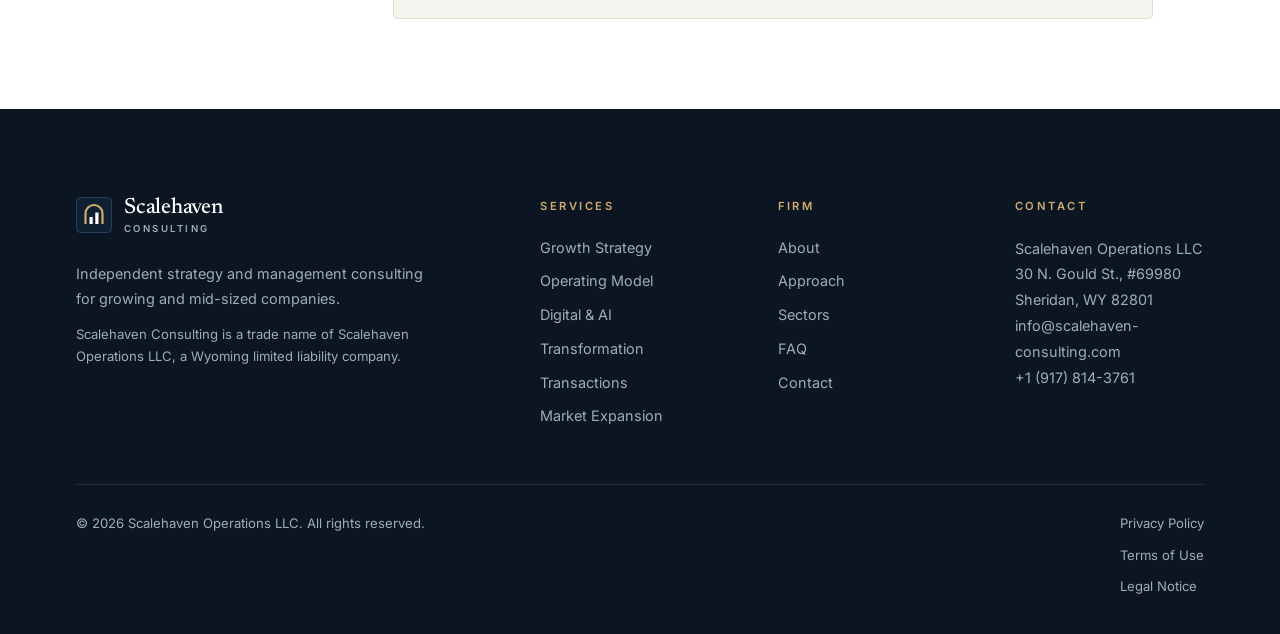
<file: terms.html>
<!DOCTYPE html>
<html lang="en" class="no-js">
<head>
  <meta charset="utf-8">
  <meta name="viewport" content="width=device-width, initial-scale=1">
  <title>Terms of Use | Scalehaven Consulting</title>
  <meta name="description" content="Terms governing the use of the Scalehaven Consulting website.">
  <link rel="canonical" href="https://www.scalehaven-consulting.com/terms">
  <meta property="og:type" content="website">
  <meta property="og:site_name" content="Scalehaven Consulting">
  <meta property="og:title" content="Terms of Use | Scalehaven Consulting">
  <meta property="og:description" content="Terms governing the use of the Scalehaven Consulting website.">
  <meta property="og:url" content="https://www.scalehaven-consulting.com/terms">
  <meta property="og:image" content="https://www.scalehaven-consulting.com/assets/og-image.png">
  <meta property="og:image:width" content="1200">
  <meta property="og:image:height" content="630">
  <meta name="twitter:card" content="summary_large_image">
  <meta name="theme-color" content="#0b1622">
  <link rel="icon" href="/favicon.svg" type="image/svg+xml">
  <link rel="apple-touch-icon" href="/assets/apple-touch-icon.png">
  <link rel="preload" href="/assets/fonts/inter.woff2" as="font" type="font/woff2" crossorigin>
  <link rel="preload" href="/assets/fonts/newsreader.woff2" as="font" type="font/woff2" crossorigin>
  <link rel="stylesheet" href="/assets/css/styles.css">
  <script src="/assets/js/main.js" defer></script>
</head>
<body>
<a class="skip-link" href="#main">Skip to content</a>

<header class="site-header">
  <div class="wrap header-inner">
    <a class="brand" href="/" aria-label="Scalehaven Consulting – Home"><svg class="brand-mark" viewBox="0 0 36 36" aria-hidden="true"><rect x="0.5" y="0.5" width="35" height="35" rx="4" fill="#0b1622"/><path d="M9.5 27V16.5a8.5 8.5 0 0 1 17 0V27" fill="none" stroke="#cfab6e" stroke-width="2.2"/><rect x="13.5" y="20" width="3.2" height="7" fill="#ffffff"/><rect x="19.3" y="15.5" width="3.2" height="11.5" fill="#ffffff"/></svg><span class="brand-name">Scalehaven<small>Consulting</small></span></a>
    <button class="nav-toggle" type="button" aria-expanded="false" aria-controls="site-nav" aria-label="Open menu"><span></span></button>
    <nav class="nav" id="site-nav" aria-label="Main">
      <ul class="nav-list">
        <li><a href="/services">Services</a></li>
        <li><a href="/approach">Approach</a></li>
        <li><a href="/about">About</a></li>
        <li><a href="/#faq">FAQ</a></li>
      </ul>
      <a class="btn btn-primary btn-sm" href="/contact">Book a consultation</a>
    </nav>
  </div>
</header>

<main id="main">
  <section class="page-hero">
    <div class="wrap">
      <div class="page-hero-inner">
        <ol class="crumbs" aria-label="Breadcrumb"><li><a href="/">Home</a></li><li aria-current="page">Terms of Use</li></ol>
        <p class="eyebrow">Legal</p>
        <h1 class="h1">Terms of Use</h1>
        <p class="lead">Effective October 17, 2026.</p>
      </div>
    </div>
  </section>
  <div class="wrap legal">
    <nav class="legal-toc" aria-label="On this page">
      <strong>On this page</strong>
      <ol>
          <li><a href="#acceptance">1. Acceptance of these terms</a></li>
          <li><a href="#no-advice">2. No professional advice; no client relationship</a></li>
          <li><a href="#ip">3. Intellectual property</a></li>
          <li><a href="#use">4. Acceptable use</a></li>
          <li><a href="#links">5. Third-party links</a></li>
          <li><a href="#disclaimer">6. Disclaimer</a></li>
          <li><a href="#liability">7. Limitation of liability</a></li>
          <li><a href="#law">8. Governing law and venue</a></li>
          <li><a href="#changes">9. Changes</a></li>
          <li><a href="#contact">10. Contact</a></li>
      </ol>
    </nav>
    <div class="legal-body">
      <section id="acceptance">
        <h2>1. Acceptance of these terms</h2>
        <p>This website is operated by Scalehaven Operations LLC, a Wyoming limited liability company trading as Scalehaven Consulting (&ldquo;we&rdquo;, &ldquo;us&rdquo;). By accessing or using the website, you agree to these Terms of Use. If you do not agree, please do not use the website.</p>
      </section>
      <section id="no-advice">
        <h2>2. No professional advice; no client relationship</h2>
        <p>The content of this website is provided for general information only. It does not constitute business, financial, legal, tax or other professional advice and should not be relied upon as such. Using this website or contacting us does not create a client relationship. Any engagement is governed exclusively by a separate written agreement signed by both parties.</p>
      </section>
      <section id="ip">
        <h2>3. Intellectual property</h2>
        <p>All content on this website, including text, graphics, logos and design, is owned by or licensed to us and is protected by copyright, trademark and other laws. &ldquo;Scalehaven&rdquo;, &ldquo;Scalehaven Consulting&rdquo; and the Scalehaven logo are trade names and marks used by us.</p>
        <p>You may view, download and print pages of this website for your own internal, non-commercial use, provided that you do not modify the content and keep all copyright and proprietary notices intact. Any other use requires our prior written permission.</p>
      </section>
      <section id="use">
        <h2>4. Acceptable use</h2>
        <p>You agree not to use the website in any way that is unlawful or that could damage, disable or impair it, including by attempting to gain unauthorized access to any systems, introducing malicious code, or using automated means to scrape or harvest content.</p>
      </section>
      <section id="links">
        <h2>5. Third-party links</h2>
        <p>The website may contain links to third-party websites. We are not responsible for the content, privacy practices or availability of those websites, and a link does not imply endorsement.</p>
      </section>
      <section id="disclaimer">
        <h2>6. Disclaimer</h2>
        <p>We take care to keep the information on this website accurate and up to date. However, the website and its content are provided &ldquo;as is&rdquo; and &ldquo;as available&rdquo;, without warranties of any kind, express or implied, including warranties of accuracy, completeness, merchantability, fitness for a particular purpose and non-infringement, to the fullest extent permitted by law.</p>
      </section>
      <section id="liability">
        <h2>7. Limitation of liability</h2>
        <p>To the fullest extent permitted by law, we are not liable for any indirect, incidental, consequential, special or punitive damages, or for any loss of profits, revenue or data, arising from your use of, or inability to use, the website or its content.</p>
        <p>Nothing in these terms excludes or limits liability that cannot be excluded or limited under applicable law.</p>
      </section>
      <section id="law">
        <h2>8. Governing law and venue</h2>
        <p>These Terms of Use are governed by the laws of the State of Wyoming, United States, without regard to its conflict-of-law rules. Any dispute arising from these terms or your use of the website shall be brought exclusively in the state or federal courts located in Wyoming, unless mandatory law provides otherwise.</p>
      </section>
      <section id="changes">
        <h2>9. Changes</h2>
        <p>We may revise these Terms of Use at any time by updating this page. Your continued use of the website after changes are posted constitutes acceptance of the revised terms.</p>
        <p><strong>Effective date:</strong> October 17, 2026</p>
      </section>
      <section id="contact">
        <h2>10. Contact</h2>
        <p>Questions about these Terms of Use can be sent to:</p>
        <div class="legal-card">
        <address>
          Scalehaven Operations LLC<br>
          (trading as Scalehaven Consulting)<br>
          30 N. Gould St., #69980<br>
          Sheridan, WY 82801<br>
          United States<br>
          Email: <a href="mailto:info@scalehaven-consulting.com">info@scalehaven-consulting.com</a><br>
          Phone: <a href="tel:+19178143761">+1 (917) 814-3761</a>
        </address>
        </div>
      </section>
    </div>
  </div>
</main>

<footer class="footer">
  <div class="wrap">
    <div class="footer-grid">
      <div class="footer-about">
        <a class="brand" href="/" aria-label="Scalehaven Consulting – Home"><svg class="brand-mark" viewBox="0 0 36 36" aria-hidden="true"><rect x="0.5" y="0.5" width="35" height="35" rx="4" fill="#102031" stroke="#26405c"/><path d="M9.5 27V16.5a8.5 8.5 0 0 1 17 0V27" fill="none" stroke="#cfab6e" stroke-width="2.2"/><rect x="13.5" y="20" width="3.2" height="7" fill="#ffffff"/><rect x="19.3" y="15.5" width="3.2" height="11.5" fill="#ffffff"/></svg><span class="brand-name">Scalehaven<small>Consulting</small></span></a>
        <p>Independent strategy and management consulting for growing and mid-sized companies.</p>
        <p>Scalehaven Consulting is a trade name of Scalehaven Operations LLC, a Wyoming limited liability company.</p>
      </div>
      <div>
        <h2>Services</h2>
        <ul>
          <li><a href="/services#strategy">Growth Strategy</a></li>
          <li><a href="/services#operations">Operating Model</a></li>
          <li><a href="/services#digital">Digital &amp; AI</a></li>
          <li><a href="/services#transformation">Transformation</a></li>
          <li><a href="/services#transactions">Transactions</a></li>
          <li><a href="/services#expansion">Market Expansion</a></li>
        </ul>
      </div>
      <div>
        <h2>Firm</h2>
        <ul>
          <li><a href="/about">About</a></li>
          <li><a href="/approach">Approach</a></li>
          <li><a href="/#sectors">Sectors</a></li>
          <li><a href="/#faq">FAQ</a></li>
          <li><a href="/contact">Contact</a></li>
        </ul>
      </div>
      <div>
        <h2>Contact</h2>
        <address>
          Scalehaven Operations LLC<br>
          30 N. Gould St., #69980<br>
          Sheridan, WY 82801<br>
          <a href="mailto:info@scalehaven-consulting.com">info@scalehaven-consulting.com</a><br>
          <a href="tel:+19178143761">+1 (917) 814-3761</a>
        </address>
      </div>
    </div>
    <div class="footer-bottom">
      <p>&copy; <span data-year>2026</span> Scalehaven Operations LLC. All rights reserved.</p>
      <ul class="footer-legal">
        <li><a href="/privacy">Privacy Policy</a></li>
        <li><a href="/terms">Terms of Use</a></li>
        <li><a href="/legal-notice">Legal Notice</a></li>
      </ul>
    </div>
  </div>
</footer>
</body>
</html>
</file>
<file: assets/css/styles.css>
@font-face {
  font-family: "Inter";
  font-style: normal;
  font-weight: 100 900;
  font-display: swap;
  src: url("../fonts/inter.woff2") format("woff2");
}
@font-face {
  font-family: "Newsreader";
  font-style: normal;
  font-weight: 200 800;
  font-display: swap;
  src: url("../fonts/newsreader.woff2") format("woff2");
}
@font-face {
  font-family: "Newsreader";
  font-style: italic;
  font-weight: 200 800;
  font-display: swap;
  src: url("../fonts/newsreader-italic.woff2") format("woff2");
}

:root {
  --ink: #0b1622;
  --ink-2: #102031;
  --ink-3: #182e45;
  --paper: #f6f4ef;
  --paper-2: #ede9e0;
  --white: #ffffff;
  --line: #e3ded3;
  --line-dark: rgba(255, 255, 255, 0.1);
  --text: #1a2633;
  --muted: #5a6572;
  --muted-light: #9fadbb;
  --soft-light: #d3dbe3;
  --brass: #a8834a;
  --brass-light: #cfab6e;
  --focus: #2f6fdf;
  --serif: "Newsreader", "Iowan Old Style", Georgia, serif;
  --sans: "Inter", system-ui, -apple-system, "Segoe UI", Roboto, sans-serif;
  --wrap: 1200px;
  --gutter: clamp(16px, 4vw, 36px);
  --radius: 4px;
  --header-h: 76px;
  --ease: cubic-bezier(0.22, 0.61, 0.36, 1);
}

*, *::before, *::after { box-sizing: border-box; }
html { scroll-behavior: smooth; scroll-padding-top: calc(var(--header-h) + 24px); -webkit-text-size-adjust: 100%; }
body {
  margin: 0;
  font-family: var(--sans);
  font-size: 1rem;
  line-height: 1.65;
  color: var(--text);
  background: var(--white);
  -webkit-font-smoothing: antialiased;
  text-rendering: optimizeLegibility;
}
img, svg { display: block; max-width: 100%; }
a { color: inherit; }
h1, h2, h3, h4 { margin: 0; font-weight: 500; color: var(--ink); }
p, figure, blockquote { margin: 0; }
ul, ol { margin: 0; padding: 0; }
button, input, select, textarea { font: inherit; color: inherit; }
:focus-visible { outline: 2px solid var(--focus); outline-offset: 3px; }
::selection { background: var(--brass-light); color: var(--ink); }

.wrap { width: 100%; max-width: var(--wrap); margin: 0 auto; padding-inline: var(--gutter); }
.skip-link {
  position: absolute; left: 16px; top: -48px; z-index: 200;
  background: var(--ink); color: var(--white); padding: 10px 16px; text-decoration: none;
}
.skip-link:focus { top: 16px; }
.visually-hidden {
  position: absolute !important; width: 1px; height: 1px; overflow: hidden;
  clip: rect(0 0 0 0); white-space: nowrap;
}

/* Header */
.site-header {
  position: sticky; top: 0; z-index: 100;
  border-bottom: 1px solid var(--line);
  transition: box-shadow 0.3s var(--ease);
}
/* Blur lives on a pseudo-element: backdrop-filter on the header itself would trap the fixed mobile nav inside it. */
.site-header::before {
  content: ""; position: absolute; inset: 0; z-index: -1;
  background: rgba(255, 255, 255, 0.92);
  backdrop-filter: saturate(160%) blur(14px);
  -webkit-backdrop-filter: saturate(160%) blur(14px);
}
.site-header.is-scrolled { box-shadow: 0 8px 30px rgba(11, 22, 34, 0.06); }
.header-inner { display: flex; align-items: center; justify-content: space-between; height: var(--header-h); gap: 24px; }
.brand { display: inline-flex; align-items: center; gap: 12px; text-decoration: none; color: var(--ink); }
.brand-mark { width: 36px; height: 36px; flex-shrink: 0; }
.brand-name { font-family: var(--serif); font-size: 1.38rem; font-weight: 500; letter-spacing: -0.01em; line-height: 1; }
.brand-name small {
  display: block; margin-top: 5px; font-family: var(--sans); font-size: 0.6rem; font-weight: 600;
  letter-spacing: 0.26em; text-transform: uppercase; color: var(--muted);
}
.nav { display: flex; align-items: center; gap: 36px; }
.nav-list { display: flex; gap: 32px; list-style: none; }
.nav-list a {
  position: relative; text-decoration: none; font-size: 0.9rem; font-weight: 500; color: var(--muted);
  transition: color 0.2s var(--ease);
}
.nav-list a::after {
  content: ""; position: absolute; left: 0; right: 0; bottom: -8px; height: 1px;
  background: var(--brass); transform: scaleX(0); transform-origin: left; transition: transform 0.3s var(--ease);
}
.nav-list a:hover, .nav-list a[aria-current="page"] { color: var(--ink); }
.nav-list a:hover::after, .nav-list a[aria-current="page"]::after { transform: scaleX(1); }
.nav-toggle {
  display: none; width: 44px; height: 44px; border: 1px solid var(--line); background: var(--white);
  border-radius: var(--radius); cursor: pointer; align-items: center; justify-content: center;
}
.nav-toggle span, .nav-toggle span::before, .nav-toggle span::after {
  display: block; width: 18px; height: 1.5px; background: var(--ink); position: relative;
  transition: transform 0.3s var(--ease), background 0.3s var(--ease);
}
.nav-toggle span::before, .nav-toggle span::after { content: ""; position: absolute; left: 0; }
.nav-toggle span::before { top: -6px; }
.nav-toggle span::after { top: 6px; }
.nav-toggle[aria-expanded="true"] span { background: transparent; }
.nav-toggle[aria-expanded="true"] span::before { transform: translateY(6px) rotate(45deg); }
.nav-toggle[aria-expanded="true"] span::after { transform: translateY(-6px) rotate(-45deg); }

/* Buttons */
.btn {
  display: inline-flex; align-items: center; justify-content: center; gap: 10px;
  padding: 15px 28px; border: 1px solid transparent; border-radius: var(--radius);
  font-size: 0.92rem; font-weight: 600; letter-spacing: 0.01em; text-decoration: none; cursor: pointer;
  transition: background 0.25s var(--ease), color 0.25s var(--ease), border-color 0.25s var(--ease);
}
.btn svg { width: 16px; height: 16px; transition: transform 0.25s var(--ease); }
.btn:hover svg { transform: translateX(3px); }
.btn-primary { background: var(--ink); color: var(--white); }
.btn-primary:hover { background: var(--ink-3); }
.btn-brass { background: var(--brass); color: var(--white); }
.btn-brass:hover { background: #937139; }
.btn-ghost { border-color: var(--line); color: var(--ink); background: var(--white); }
.btn-ghost:hover { border-color: var(--ink); }
.btn-ghost-light { border-color: rgba(255, 255, 255, 0.28); color: var(--white); background: transparent; }
.btn-ghost-light:hover { border-color: var(--white); background: rgba(255, 255, 255, 0.04); }
.btn-sm { padding: 11px 20px; font-size: 0.85rem; }
.link-arrow {
  display: inline-flex; align-items: center; gap: 8px; font-size: 0.88rem; font-weight: 600;
  color: var(--ink); text-decoration: none; border-bottom: 1px solid var(--brass); padding-bottom: 3px;
}
.link-arrow svg { width: 14px; height: 14px; transition: transform 0.25s var(--ease); }
.link-arrow:hover svg { transform: translateX(3px); }

/* Type */
.eyebrow {
  display: inline-flex; align-items: center; gap: 12px;
  font-size: 0.72rem; font-weight: 600; letter-spacing: 0.22em; text-transform: uppercase; color: var(--brass);
}
.eyebrow::before { content: ""; width: 28px; height: 1px; background: currentColor; }
.display {
  font-family: var(--serif); font-weight: 400; letter-spacing: -0.025em; line-height: 1.04;
  font-size: clamp(2.6rem, 6vw, 5rem);
}
.display em, .h2 em, .h1 em { font-style: italic; color: var(--brass); }
.h1 { font-family: var(--serif); font-weight: 400; letter-spacing: -0.02em; line-height: 1.08; font-size: clamp(2.4rem, 5vw, 4rem); }
.h2 { font-family: var(--serif); font-weight: 400; letter-spacing: -0.018em; line-height: 1.12; font-size: clamp(2rem, 3.8vw, 3rem); }
.h3 { font-family: var(--serif); font-weight: 400; letter-spacing: -0.01em; line-height: 1.2; font-size: clamp(1.5rem, 2.4vw, 1.9rem); }
.lead { font-size: clamp(1.05rem, 1.4vw, 1.2rem); line-height: 1.7; color: var(--muted); }
.req { color: var(--brass); }

/* Sections */
.section { padding-block: clamp(80px, 11vw, 140px); }
.section-tight { padding-block: clamp(56px, 7vw, 88px); }
.section-paper { background: var(--paper); }
.section-ink { background: var(--ink); color: var(--muted-light); }
.section-ink h2, .section-ink h3, .section-ink h4 { color: var(--white); }
.section-ink .lead { color: var(--muted-light); }
.section-head { display: grid; grid-template-columns: minmax(0, 6fr) minmax(0, 5fr); gap: 56px; align-items: end; margin-bottom: clamp(48px, 6vw, 72px); }
.section-head .eyebrow { margin-bottom: 22px; }
.section-head-center { text-align: center; max-width: 760px; margin: 0 auto clamp(48px, 6vw, 72px); }
.section-head-center .eyebrow { margin-bottom: 22px; }
.section-head-center .lead { margin-top: 22px; }
.section-foot { margin-top: 48px; display: flex; justify-content: center; }

/* Hero (home) */
.hero { position: relative; background: var(--ink); color: var(--muted-light); overflow: hidden; isolation: isolate; }
.hero::before {
  content: ""; position: absolute; inset: 0; z-index: -1; pointer-events: none;
  background-image:
    linear-gradient(rgba(255, 255, 255, 0.045) 1px, transparent 1px),
    linear-gradient(90deg, rgba(255, 255, 255, 0.045) 1px, transparent 1px);
  background-size: 80px 80px;
  mask-image: radial-gradient(ellipse 80% 70% at 70% 40%, #000 30%, transparent 80%);
  -webkit-mask-image: radial-gradient(ellipse 80% 70% at 70% 40%, #000 30%, transparent 80%);
}
.hero::after {
  content: ""; position: absolute; z-index: -1; right: -15%; top: -30%; width: 75%; height: 130%; pointer-events: none;
  background: radial-gradient(closest-side, rgba(207, 171, 110, 0.18), transparent 70%);
}
.hero-inner {
  display: grid; grid-template-columns: minmax(0, 6fr) minmax(0, 5fr); gap: clamp(40px, 6vw, 96px); align-items: center;
  padding-block: clamp(72px, 10vw, 136px) clamp(72px, 9vw, 120px);
}
.hero .eyebrow { color: var(--brass-light); margin-bottom: 30px; }
.hero .display { color: var(--white); }
.hero .display em { color: var(--brass-light); }
.hero .lead { margin-top: 30px; max-width: 580px; color: var(--soft-light); }
.hero-actions { display: flex; flex-wrap: wrap; gap: 14px; margin-top: 44px; }
.hero-note { margin-top: 32px; font-size: 0.85rem; display: flex; align-items: center; gap: 10px; }
.hero-note svg { width: 16px; height: 16px; color: var(--brass-light); flex-shrink: 0; }

.chart-card {
  position: relative; background: linear-gradient(160deg, rgba(255, 255, 255, 0.07), rgba(255, 255, 255, 0.02));
  border: 1px solid var(--line-dark); border-radius: 6px; padding: clamp(24px, 3vw, 36px);
  box-shadow: 0 40px 80px -40px rgba(0, 0, 0, 0.6);
}
.chart-head { display: flex; justify-content: space-between; align-items: baseline; gap: 16px; margin-bottom: 22px; }
.chart-head p { font-size: 0.7rem; font-weight: 600; letter-spacing: 0.2em; text-transform: uppercase; color: var(--brass-light); }
.chart-head span { font-family: var(--serif); font-style: italic; font-size: 0.95rem; color: var(--muted-light); }
.chart { width: 100%; height: auto; overflow: visible; }
.chart .grid line { stroke: rgba(255, 255, 255, 0.08); stroke-width: 1; }
.chart .baseline { stroke: rgba(255, 255, 255, 0.18); stroke-dasharray: 4 6; stroke-width: 1.2; fill: none; }
.chart .area { fill: url(#chart-fill); opacity: 0; animation: fade-in 1.2s 1.4s var(--ease) forwards; }
.chart .line { fill: none; stroke: var(--brass-light); stroke-width: 2.4; stroke-linecap: round; stroke-dasharray: 1000; stroke-dashoffset: 1000; animation: draw 2.2s 0.3s var(--ease) forwards; }
.chart .dot { fill: var(--ink); stroke: var(--brass-light); stroke-width: 2; opacity: 0; animation: fade-in 0.5s var(--ease) forwards; }
.chart .dot:nth-of-type(1) { animation-delay: 0.6s; }
.chart .dot:nth-of-type(2) { animation-delay: 1.1s; }
.chart .dot:nth-of-type(3) { animation-delay: 1.6s; }
.chart .dot:nth-of-type(4) { animation-delay: 2.1s; }
.chart text { fill: var(--muted-light); font-family: var(--sans); font-size: 11px; letter-spacing: 0.08em; text-transform: uppercase; }
.chart .label-strong { fill: var(--white); }
.chart-legend { display: flex; gap: 22px; margin-top: 22px; padding-top: 18px; border-top: 1px solid var(--line-dark); font-size: 0.8rem; flex-wrap: wrap; }
.chart-legend span { display: inline-flex; align-items: center; gap: 8px; }
.chart-legend i { display: inline-block; width: 18px; height: 2px; background: var(--brass-light); }
.chart-legend i.dashed { background: repeating-linear-gradient(90deg, rgba(255, 255, 255, 0.4) 0 4px, transparent 4px 8px); }
@keyframes draw { to { stroke-dashoffset: 0; } }
@keyframes fade-in { to { opacity: 1; } }

/* Commitments */
.commit { background: var(--ink-2); border-top: 1px solid var(--line-dark); color: var(--muted-light); }
.commit-grid { display: grid; grid-template-columns: repeat(4, 1fr); }
.commit-item { padding: 36px 32px; border-left: 1px solid var(--line-dark); }
.commit-item:first-child { border-left: 0; padding-left: 0; }
.commit-item strong { display: block; font-family: var(--serif); font-weight: 400; font-size: clamp(1.8rem, 2.6vw, 2.3rem); color: var(--white); line-height: 1.1; margin-bottom: 8px; }
.commit-item span { font-size: 0.88rem; line-height: 1.5; display: block; }

/* Service cards */
.cards { display: grid; grid-template-columns: repeat(3, 1fr); border-top: 1px solid var(--line); border-left: 1px solid var(--line); }
.card {
  position: relative; display: flex; flex-direction: column; padding: 40px 36px 36px;
  border-right: 1px solid var(--line); border-bottom: 1px solid var(--line);
  background: var(--white); text-decoration: none; color: inherit; transition: background 0.35s var(--ease);
}
.card::before {
  content: ""; position: absolute; left: -1px; top: -1px; right: -1px; height: 2px; background: var(--brass);
  transform: scaleX(0); transform-origin: left; transition: transform 0.45s var(--ease);
}
.card:hover { background: var(--paper); }
.card:hover::before { transform: scaleX(1); }
.card-num { font-family: var(--serif); font-style: italic; color: var(--brass); font-size: 1.05rem; }
.card h3 { font-family: var(--serif); font-weight: 400; font-size: 1.55rem; line-height: 1.22; margin: 22px 0 14px; }
.card p { color: var(--muted); font-size: 0.94rem; margin-bottom: 28px; }
.card-more { margin-top: auto; display: inline-flex; align-items: center; gap: 8px; font-size: 0.84rem; font-weight: 600; color: var(--ink); }
.card-more svg { width: 14px; height: 14px; transition: transform 0.25s var(--ease); }
.card:hover .card-more svg { transform: translateX(4px); }

/* Comparison */
.compare-wrap { display: grid; grid-template-columns: minmax(0, 4fr) minmax(0, 7fr); gap: clamp(40px, 6vw, 88px); align-items: start; }
.compare-wrap .h2 { margin: 22px 0 22px; }
.compare-wrap > div > p { color: var(--muted); }
.compare { width: 100%; border-collapse: collapse; font-size: 0.93rem; background: var(--white); border: 1px solid var(--line); }
.compare th, .compare td { text-align: left; padding: 20px 22px; border-bottom: 1px solid var(--line); vertical-align: top; }
.compare thead th { font-size: 0.7rem; letter-spacing: 0.2em; text-transform: uppercase; font-weight: 600; color: var(--muted); background: var(--paper); }
.compare thead th:last-child { background: var(--ink); color: var(--brass-light); }
.compare tbody th { font-weight: 600; color: var(--ink); width: 22%; }
.compare td { color: var(--muted); }
.compare td:last-child { color: var(--ink); background: rgba(207, 171, 110, 0.08); font-weight: 500; }
.compare tr:last-child th, .compare tr:last-child td { border-bottom: 0; }

/* Approach steps */
.steps { display: grid; grid-template-columns: repeat(4, 1fr); list-style: none; }
.step { position: relative; padding-right: 28px; }
.step-top { display: flex; align-items: center; gap: 16px; margin-bottom: 30px; }
.step-num {
  width: 54px; height: 54px; flex-shrink: 0; border: 1px solid rgba(207, 171, 110, 0.55); border-radius: 50%;
  display: grid; place-items: center; font-family: var(--serif); font-size: 1.15rem; color: var(--brass-light);
}
.step-line { flex: 1; height: 1px; background: var(--line-dark); }
.step:last-child .step-line { background: linear-gradient(to right, var(--line-dark), transparent); }
.step h3 { font-family: var(--serif); font-weight: 400; font-size: 1.55rem; margin-bottom: 12px; }
.step p { font-size: 0.93rem; line-height: 1.7; }
.step-meta { margin-top: 18px; font-size: 0.72rem; font-weight: 600; letter-spacing: 0.18em; text-transform: uppercase; color: var(--brass-light); }

/* Sectors */
.sectors { display: grid; grid-template-columns: repeat(3, 1fr); gap: 1px; background: var(--line); border: 1px solid var(--line); }
.sector { background: var(--white); padding: 34px 32px; display: flex; gap: 18px; align-items: flex-start; transition: background 0.3s var(--ease); }
.sector:hover { background: var(--paper); }
.sector svg { width: 28px; height: 28px; flex-shrink: 0; color: var(--brass); margin-top: 2px; }
.sector h3 { font-family: var(--sans); font-size: 1.02rem; font-weight: 600; margin-bottom: 6px; }
.sector p { font-size: 0.88rem; color: var(--muted); line-height: 1.6; }

/* Engagement models */
.engagements { display: grid; grid-template-columns: repeat(3, 1fr); gap: 24px; }
.engagement {
  display: flex; flex-direction: column; padding: 42px 36px; background: var(--white);
  border: 1px solid var(--line); border-radius: var(--radius);
  transition: border-color 0.3s var(--ease), transform 0.3s var(--ease), box-shadow 0.3s var(--ease);
}
.engagement:hover { border-color: var(--brass-light); transform: translateY(-4px); box-shadow: 0 28px 56px -32px rgba(11, 22, 34, 0.3); }
.engagement.is-featured { background: var(--ink); border-color: var(--ink); color: var(--muted-light); }
.engagement.is-featured h3 { color: var(--white); }
.engagement-tag { font-size: 0.7rem; font-weight: 600; letter-spacing: 0.2em; text-transform: uppercase; color: var(--brass); }
.engagement.is-featured .engagement-tag { color: var(--brass-light); }
.engagement h3 { font-family: var(--serif); font-weight: 400; font-size: 1.8rem; margin: 14px 0 6px; }
.engagement-duration { font-size: 0.88rem; color: var(--muted); margin-bottom: 22px; }
.engagement.is-featured .engagement-duration { color: var(--muted-light); }
.engagement > p { font-size: 0.94rem; }
.engagement ul { list-style: none; display: grid; gap: 12px; margin: 26px 0 34px; padding-top: 26px; border-top: 1px solid var(--line); }
.engagement.is-featured ul { border-top-color: var(--line-dark); }
.engagement li { display: grid; grid-template-columns: 18px 1fr; gap: 12px; font-size: 0.9rem; }
.engagement li svg { width: 16px; height: 16px; margin-top: 4px; color: var(--brass); }
.engagement .btn { margin-top: auto; }

/* Founder */
.founder { display: grid; grid-template-columns: minmax(0, 4fr) minmax(0, 7fr); gap: clamp(40px, 7vw, 104px); align-items: center; }
.founder-card {
  position: relative; aspect-ratio: 4 / 5; background: var(--ink); border-radius: 6px; overflow: hidden;
  display: flex; flex-direction: column; justify-content: flex-end; padding: 36px;
}
.founder-card::before {
  content: ""; position: absolute; inset: 0;
  background:
    radial-gradient(circle at 75% 20%, rgba(207, 171, 110, 0.28), transparent 55%),
    linear-gradient(rgba(255, 255, 255, 0.05) 1px, transparent 1px) 0 0 / 100% 48px;
}
.founder-monogram { position: absolute; top: 32px; left: 36px; font-family: var(--serif); font-size: clamp(4rem, 9vw, 6.5rem); line-height: 1; color: rgba(255, 255, 255, 0.92); letter-spacing: -0.04em; }
.founder-card p { position: relative; color: var(--white); font-weight: 600; font-size: 1.05rem; }
.founder-card .founder-role { position: relative; color: var(--brass-light); font-size: 0.78rem; letter-spacing: 0.16em; text-transform: uppercase; margin-top: 6px; }
.founder blockquote { font-family: var(--serif); font-weight: 400; font-size: clamp(1.5rem, 2.6vw, 2.15rem); line-height: 1.32; color: var(--ink); margin: 24px 0 28px; }
.founder blockquote::before { content: "\201C"; display: block; font-size: 4.5rem; line-height: 0.5; color: var(--brass); margin-bottom: 18px; }
.founder-sign { display: flex; align-items: center; gap: 16px; font-size: 0.92rem; color: var(--muted); }
.founder-sign strong { display: block; color: var(--ink); font-weight: 600; }
.founder-sign::before { content: ""; width: 40px; height: 1px; background: var(--brass); }

/* FAQ */
.faq { max-width: 880px; margin: 0 auto; border-top: 1px solid var(--line); }
.faq details { border-bottom: 1px solid var(--line); }
.faq summary {
  list-style: none; cursor: pointer; display: flex; justify-content: space-between; align-items: center; gap: 24px;
  padding: 28px 0; font-family: var(--serif); font-size: clamp(1.12rem, 1.8vw, 1.35rem); color: var(--ink);
}
.faq summary::-webkit-details-marker { display: none; }
.faq summary::after {
  content: ""; width: 11px; height: 11px; flex-shrink: 0; border-right: 1.5px solid var(--brass); border-bottom: 1.5px solid var(--brass);
  transform: rotate(45deg) translate(-3px, -3px); transition: transform 0.3s var(--ease);
}
.faq details[open] summary::after { transform: rotate(-135deg) translate(-3px, -3px); }
.faq details p { padding: 0 56px 30px 0; color: var(--muted); }

/* CTA */
.cta { position: relative; background: var(--ink); color: var(--muted-light); overflow: hidden; isolation: isolate; }
.cta::after {
  content: ""; position: absolute; z-index: -1; right: -10%; top: -60%; width: 60%; height: 220%;
  background: radial-gradient(closest-side, rgba(207, 171, 110, 0.2), transparent); pointer-events: none;
}
.cta-inner { display: flex; align-items: center; justify-content: space-between; gap: 48px; padding-block: clamp(72px, 9vw, 112px); }
.cta h2 { color: var(--white); max-width: 660px; }
.cta p { margin-top: 18px; max-width: 580px; }
.cta-actions { display: flex; gap: 14px; flex-wrap: wrap; flex-shrink: 0; }

/* Page hero (sub pages) */
.page-hero { position: relative; background: var(--paper); border-bottom: 1px solid var(--line); overflow: hidden; isolation: isolate; }
.page-hero::before {
  content: ""; position: absolute; inset: 0; z-index: -1; pointer-events: none;
  background-image: linear-gradient(90deg, var(--line) 1px, transparent 1px);
  background-size: 120px 100%; opacity: 0.55;
  mask-image: linear-gradient(to left, #000, transparent 70%);
  -webkit-mask-image: linear-gradient(to left, #000, transparent 70%);
}
.page-hero-inner { padding-block: clamp(64px, 9vw, 120px) clamp(56px, 7vw, 96px); max-width: 860px; }
.crumbs { display: flex; gap: 10px; list-style: none; font-size: 0.8rem; color: var(--muted); margin-bottom: 34px; }
.crumbs a { text-decoration: none; }
.crumbs a:hover { color: var(--ink); }
.crumbs li + li::before { content: "/"; margin-right: 10px; color: var(--line); }
.page-hero .eyebrow { margin-bottom: 22px; }
.page-hero .lead { margin-top: 26px; max-width: 680px; }

/* Services page */
.svc-nav { position: sticky; top: var(--header-h); z-index: 50; background: rgba(255, 255, 255, 0.96); border-bottom: 1px solid var(--line); }
.svc-nav ul { display: flex; gap: 10px; list-style: none; overflow-x: auto; padding-block: 14px; scrollbar-width: none; }
.svc-nav ul::-webkit-scrollbar { display: none; }
.svc-nav a {
  display: block; white-space: nowrap; padding: 8px 16px; border: 1px solid var(--line); border-radius: 999px;
  font-size: 0.82rem; font-weight: 500; color: var(--muted); text-decoration: none; transition: all 0.2s var(--ease);
}
.svc-nav a:hover { color: var(--ink); border-color: var(--ink); }
.svc { display: grid; grid-template-columns: minmax(0, 5fr) minmax(0, 7fr); gap: clamp(40px, 6vw, 96px); padding-block: clamp(64px, 8vw, 104px); border-bottom: 1px solid var(--line); }
.svc:last-child { border-bottom: 0; }
.svc-intro { position: sticky; top: calc(var(--header-h) + 90px); align-self: start; }
.svc-intro .card-num { display: block; margin-bottom: 18px; }
.svc-intro .h2 { font-size: clamp(1.9rem, 3.2vw, 2.6rem); }
.svc-intro p { margin-top: 20px; color: var(--muted); }
.svc-intro .btn { margin-top: 32px; }
.svc-detail { display: grid; gap: 22px; }
.svc-box { padding: 30px 32px; border: 1px solid var(--line); border-radius: var(--radius); background: var(--white); }
.svc-box h3 { font-family: var(--sans); font-size: 0.72rem; font-weight: 600; letter-spacing: 0.2em; text-transform: uppercase; color: var(--brass); margin-bottom: 18px; }
.svc-box ul { list-style: none; display: grid; gap: 12px; }
.svc-box li { position: relative; padding-left: 24px; color: var(--text); font-size: 0.95rem; }
.svc-box li::before { content: ""; position: absolute; left: 0; top: 0.75em; width: 12px; height: 1px; background: var(--brass); }
.svc-box.is-questions { background: var(--paper); }
.svc-box.is-questions li { font-family: var(--serif); font-style: italic; font-size: 1.1rem; color: var(--ink); }
.svc-box.is-ink { background: var(--ink); border-color: var(--ink); }
.svc-box.is-ink h3 { color: var(--brass-light); }
.svc-box.is-ink li { color: var(--soft-light); }

/* Phases (approach page) */
.phases { list-style: none; border-top: 1px solid var(--line); }
.phase { display: grid; grid-template-columns: 120px minmax(0, 4fr) minmax(0, 5fr); gap: 40px; padding-block: 48px; border-bottom: 1px solid var(--line); }
.phase-num { font-family: var(--serif); font-size: 3.4rem; line-height: 1; color: var(--brass); font-weight: 300; }
.phase h3 { font-family: var(--serif); font-weight: 400; font-size: 2rem; margin-bottom: 10px; }
.phase-time { font-size: 0.72rem; font-weight: 600; letter-spacing: 0.18em; text-transform: uppercase; color: var(--muted); }
.phase > div > p { margin-top: 16px; color: var(--muted); }
.phase ul { list-style: none; display: grid; gap: 10px; align-content: start; }
.phase li { display: grid; grid-template-columns: 18px 1fr; gap: 12px; font-size: 0.94rem; }
.phase li svg { width: 16px; height: 16px; margin-top: 4px; color: var(--brass); }
.phase-label { font-size: 0.7rem; font-weight: 600; letter-spacing: 0.2em; text-transform: uppercase; color: var(--brass); margin-bottom: 16px; }

.timeline { display: grid; grid-template-columns: repeat(4, 1fr); gap: 0; list-style: none; position: relative; }
.timeline::before { content: ""; position: absolute; left: 0; right: 0; top: 7px; height: 1px; background: var(--line-dark); }
.timeline li { position: relative; padding: 38px 28px 0 0; }
.timeline li::before { content: ""; position: absolute; top: 0; left: 0; width: 15px; height: 15px; border-radius: 50%; background: var(--ink); border: 2px solid var(--brass-light); }
.timeline strong { display: block; font-size: 0.72rem; letter-spacing: 0.2em; text-transform: uppercase; color: var(--brass-light); margin-bottom: 10px; }
.timeline h3 { font-family: var(--serif); font-weight: 400; font-size: 1.35rem; margin-bottom: 8px; }
.timeline p { font-size: 0.92rem; }

/* About page */
.story { display: grid; grid-template-columns: minmax(0, 5fr) minmax(0, 6fr); gap: clamp(40px, 7vw, 104px); align-items: start; }
.story-body p { color: var(--muted); font-size: 1.05rem; }
.story-body p + p { margin-top: 20px; }
.story-body p:first-child { font-family: var(--serif); font-size: clamp(1.35rem, 2.2vw, 1.7rem); line-height: 1.4; color: var(--ink); }
.values { display: grid; grid-template-columns: repeat(2, 1fr); gap: 1px; background: var(--line); border: 1px solid var(--line); }
.value { background: var(--white); padding: 40px 38px; }
.value span { font-family: var(--serif); font-style: italic; color: var(--brass); font-size: 1.05rem; }
.value h3 { font-family: var(--serif); font-weight: 400; font-size: 1.6rem; margin: 16px 0 10px; }
.value p { color: var(--muted); font-size: 0.95rem; }
.facts { display: grid; grid-template-columns: repeat(3, 1fr); gap: 0; border: 1px solid var(--line-dark); }
.fact { padding: 32px 30px; border-left: 1px solid var(--line-dark); }
.fact:first-child { border-left: 0; }
.fact dt { font-size: 0.7rem; letter-spacing: 0.2em; text-transform: uppercase; color: var(--brass-light); margin-bottom: 10px; font-weight: 600; }
.fact dd { margin: 0; color: var(--white); font-size: 1rem; line-height: 1.6; }

/* Contact */
.contact { display: grid; grid-template-columns: minmax(0, 5fr) minmax(0, 7fr); gap: clamp(40px, 6vw, 96px); }
.contact-info .h2 { margin: 22px 0 20px; }
.contact-info > p { color: var(--muted); }
.contact-list { list-style: none; margin-top: 40px; border-top: 1px solid var(--line); }
.contact-list li { display: grid; grid-template-columns: 40px 1fr; gap: 14px; padding: 22px 0; border-bottom: 1px solid var(--line); }
.contact-list svg { width: 20px; height: 20px; color: var(--brass); margin-top: 3px; }
.contact-list strong { display: block; font-size: 0.72rem; font-weight: 600; letter-spacing: 0.18em; text-transform: uppercase; color: var(--muted); margin-bottom: 4px; }
.contact-list a, .contact-list span { color: var(--ink); text-decoration: none; font-size: 0.98rem; }
.contact-list a:hover { color: var(--brass); }
.next-steps { list-style: none; margin-top: 44px; counter-reset: next; display: grid; gap: 22px; }
.next-steps li { counter-increment: next; display: grid; grid-template-columns: 40px 1fr; gap: 14px; }
.next-steps li::before {
  content: counter(next); width: 32px; height: 32px; border-radius: 50%; border: 1px solid var(--brass);
  display: grid; place-items: center; font-family: var(--serif); color: var(--brass); font-size: 0.95rem;
}
.next-steps strong { display: block; color: var(--ink); font-weight: 600; font-size: 0.95rem; }
.next-steps span { color: var(--muted); font-size: 0.9rem; }
.form { background: var(--paper); padding: clamp(28px, 4vw, 52px); border-radius: var(--radius); border: 1px solid var(--line); }
.form h2 { font-family: var(--serif); font-weight: 400; font-size: 1.8rem; }
.form > p { color: var(--muted); font-size: 0.92rem; margin: 8px 0 30px; }
.form-grid { display: grid; grid-template-columns: 1fr 1fr; gap: 18px 20px; }
.field { display: flex; flex-direction: column; gap: 8px; }
.field-full { grid-column: 1 / -1; }
.field label { font-size: 0.8rem; font-weight: 600; color: var(--ink); }
.field label span { color: var(--brass); }
.field input, .field select, .field textarea {
  width: 100%; padding: 13px 14px; background: var(--white); border: 1px solid var(--line); border-radius: var(--radius);
  font-size: 0.95rem; transition: border-color 0.2s var(--ease), box-shadow 0.2s var(--ease); appearance: none; -webkit-appearance: none;
}
.field select {
  background-image: url("data:image/svg+xml,%3Csvg xmlns='http://www.w3.org/2000/svg' width='12' height='8' fill='none' stroke='%235a6572' stroke-width='1.5'%3E%3Cpath d='M1 1.5l5 5 5-5'/%3E%3C/svg%3E");
  background-repeat: no-repeat; background-position: right 14px center; padding-right: 40px;
}
.field textarea { min-height: 140px; resize: vertical; }
.field input:focus, .field select:focus, .field textarea:focus { outline: none; border-color: var(--ink); box-shadow: 0 0 0 3px rgba(11, 22, 34, 0.08); }
.consent { grid-column: 1 / -1; display: grid; grid-template-columns: 20px 1fr; gap: 12px; align-items: start; font-size: 0.84rem; color: var(--muted); }
.consent input { width: 18px; height: 18px; margin-top: 2px; accent-color: var(--ink); }
.consent a { color: var(--ink); }
.form-actions { grid-column: 1 / -1; display: flex; flex-wrap: wrap; align-items: center; gap: 16px; margin-top: 8px; }
.form-status { font-size: 0.86rem; color: var(--muted); }

/* Footer */
.footer { background: var(--ink); color: var(--muted-light); padding: 88px 0 36px; font-size: 0.9rem; }
.footer .brand { color: var(--white); }
.footer .brand-name small { color: var(--muted-light); }
.footer-grid { display: grid; grid-template-columns: minmax(0, 2.2fr) repeat(3, minmax(0, 1fr)); gap: 48px; padding-bottom: 56px; border-bottom: 1px solid var(--line-dark); }
.footer-about p { margin-top: 22px; max-width: 360px; line-height: 1.7; }
.footer-about p + p { margin-top: 12px; font-size: 0.82rem; }
.footer h2 { font-family: var(--sans); font-size: 0.7rem; font-weight: 600; letter-spacing: 0.22em; text-transform: uppercase; color: var(--brass-light); margin-bottom: 20px; }
.footer ul { list-style: none; display: grid; gap: 10px; }
.footer a { text-decoration: none; transition: color 0.2s var(--ease); }
.footer a:hover { color: var(--white); }
.footer address { font-style: normal; line-height: 1.8; }
.footer-bottom { display: flex; flex-wrap: wrap; justify-content: space-between; gap: 16px 32px; padding-top: 28px; font-size: 0.82rem; }
.footer-legal { display: flex; flex-wrap: wrap; gap: 8px 24px; list-style: none; }

/* Legal pages */
.legal { display: grid; grid-template-columns: 240px minmax(0, 1fr); gap: clamp(32px, 6vw, 88px); padding-block: clamp(56px, 7vw, 96px); }
.legal-toc { position: sticky; top: calc(var(--header-h) + 32px); align-self: start; font-size: 0.86rem; }
.legal-toc strong { display: block; font-size: 0.7rem; letter-spacing: 0.2em; text-transform: uppercase; color: var(--muted); margin-bottom: 14px; }
.legal-toc ol { list-style: none; display: grid; gap: 8px; border-left: 1px solid var(--line); padding-left: 16px; }
.legal-toc a { text-decoration: none; color: var(--muted); }
.legal-toc a:hover { color: var(--ink); }
.legal-body { max-width: 760px; }
.legal-body section + section { margin-top: 44px; padding-top: 44px; border-top: 1px solid var(--line); }
.legal-body h2 { font-family: var(--serif); font-weight: 500; font-size: 1.6rem; margin-bottom: 16px; }
.legal-body h3 { font-family: var(--sans); font-size: 1rem; font-weight: 600; margin: 24px 0 8px; }
.legal-body p, .legal-body li { color: #3a4652; }
.legal-body p + p { margin-top: 14px; }
.legal-body ul { padding-left: 20px; margin: 12px 0; display: grid; gap: 6px; }
.legal-body a { color: var(--ink); text-underline-offset: 3px; }
.legal-body address { font-style: normal; line-height: 1.8; }
.legal-card { margin-top: 16px; padding: 24px 26px; background: var(--paper); border: 1px solid var(--line); border-radius: var(--radius); }

/* 404 */
.notfound { min-height: 70vh; display: grid; place-items: center; text-align: center; padding: 80px 0; background: var(--paper); }
.notfound .display { margin: 20px 0; }
.notfound p { color: var(--muted); margin-bottom: 32px; }

/* Reveal */
.reveal { opacity: 0; transform: translateY(26px); transition: opacity 0.85s var(--ease), transform 0.85s var(--ease); }
.reveal.is-visible { opacity: 1; transform: none; }
.no-js .reveal { opacity: 1; transform: none; }
@media (prefers-reduced-motion: reduce) {
  html { scroll-behavior: auto; }
  .reveal { opacity: 1; transform: none; transition: none; }
  .chart .line { stroke-dashoffset: 0; animation: none; }
  .chart .area, .chart .dot { opacity: 1; animation: none; }
  *, *::before, *::after { transition-duration: 0.01ms !important; }
}

/* Responsive */
@media (max-width: 1080px) {
  .cards { grid-template-columns: repeat(2, 1fr); }
  .steps, .timeline { grid-template-columns: repeat(2, 1fr); row-gap: 56px; }
  .timeline::before { display: none; }
  .sectors { grid-template-columns: repeat(2, 1fr); }
  .engagements { grid-template-columns: 1fr; max-width: 640px; margin: 0 auto; }
  .footer-grid { grid-template-columns: repeat(3, minmax(0, 1fr)); }
  .footer-about { grid-column: 1 / -1; }
  .compare-wrap { grid-template-columns: 1fr; }
  .phase { grid-template-columns: 80px minmax(0, 1fr); }
  .phase > ul, .phase > div:last-child { grid-column: 2; }
}
@media (max-width: 920px) {
  .nav-toggle { display: inline-flex; }
  .nav {
    position: fixed; inset: var(--header-h) 0 0 0; flex-direction: column; align-items: stretch; gap: 0;
    background: var(--white); padding: 24px var(--gutter) 40px; border-top: 1px solid var(--line);
    opacity: 0; transform: translateY(-8px); visibility: hidden;
    transition: opacity 0.3s var(--ease), transform 0.3s var(--ease), visibility 0.3s;
    overflow-y: auto;
  }
  .nav.is-open { opacity: 1; transform: none; visibility: visible; }
  .nav-list { flex-direction: column; gap: 0; }
  .nav-list a { display: block; padding: 18px 0; border-bottom: 1px solid var(--line); font-family: var(--serif); font-size: 1.55rem; font-weight: 400; color: var(--ink); }
  .nav-list a::after { display: none; }
  .nav .btn { margin-top: 32px; padding: 16px; }
  body.nav-open { overflow: hidden; }
  .hero-inner, .section-head, .founder, .contact, .story, .svc { grid-template-columns: 1fr; }
  .section-head { gap: 20px; }
  .svc-intro { position: static; }
  .founder-card { max-width: 420px; }
  .commit-grid { grid-template-columns: repeat(2, 1fr); }
  .commit-item { padding: 28px 24px 28px 0; border-left: 0; border-top: 1px solid var(--line-dark); }
  .commit-item:nth-child(-n+2) { border-top: 0; }
  .commit-item:nth-child(even) { padding-left: 24px; border-left: 1px solid var(--line-dark); }
  .cta-inner { flex-direction: column; align-items: flex-start; }
  .legal { grid-template-columns: 1fr; }
  .legal-toc { position: static; }
  .facts { grid-template-columns: 1fr; }
  .fact { border-left: 0; border-top: 1px solid var(--line-dark); }
  .fact:first-child { border-top: 0; }
}
@media (max-width: 640px) {
  :root { --header-h: 68px; }
  .brand-name { font-size: 1.2rem; }
  .cards, .sectors, .steps, .timeline, .values { grid-template-columns: 1fr; }
  .card { padding: 32px 24px; }
  .step { padding-right: 0; }
  .commit-grid { grid-template-columns: 1fr; }
  .commit-item, .commit-item:nth-child(even) { padding: 22px 0; border-left: 0; border-top: 1px solid var(--line-dark); }
  .commit-item:first-child { border-top: 0; }
  .form-grid { grid-template-columns: 1fr; }
  .faq details p { padding-right: 0; }
  .footer-grid { grid-template-columns: 1fr 1fr; }
  .hero-actions .btn, .cta-actions .btn { width: 100%; }
  .cta-actions { width: 100%; }
  .compare th, .compare td { padding: 14px 12px; font-size: 0.85rem; }
  .compare tbody th { width: auto; }
  .phase { grid-template-columns: 1fr; gap: 16px; padding-block: 36px; }
  .phase > ul, .phase > div:last-child { grid-column: auto; }
  .phase-num { font-size: 2.4rem; }
  .svc-box { padding: 24px 22px; }
  .value { padding: 32px 26px; }
}
</file>
